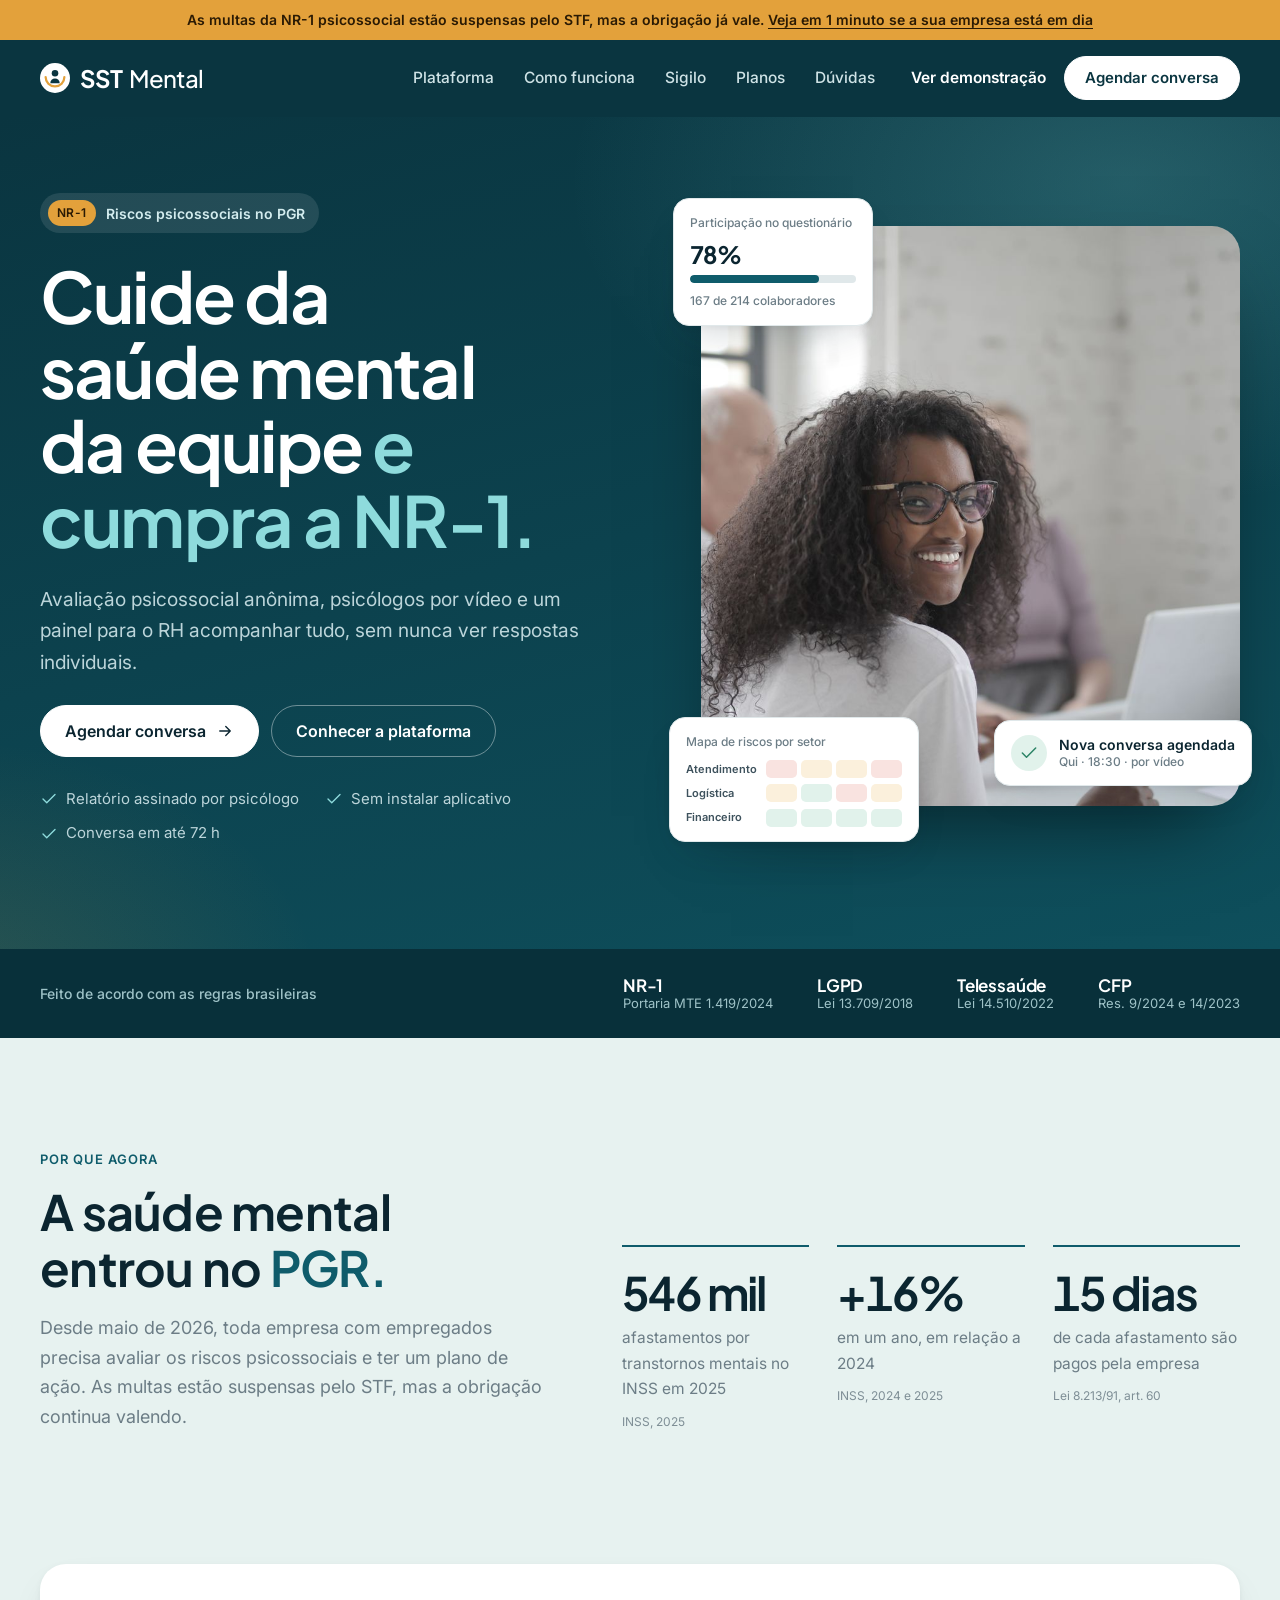
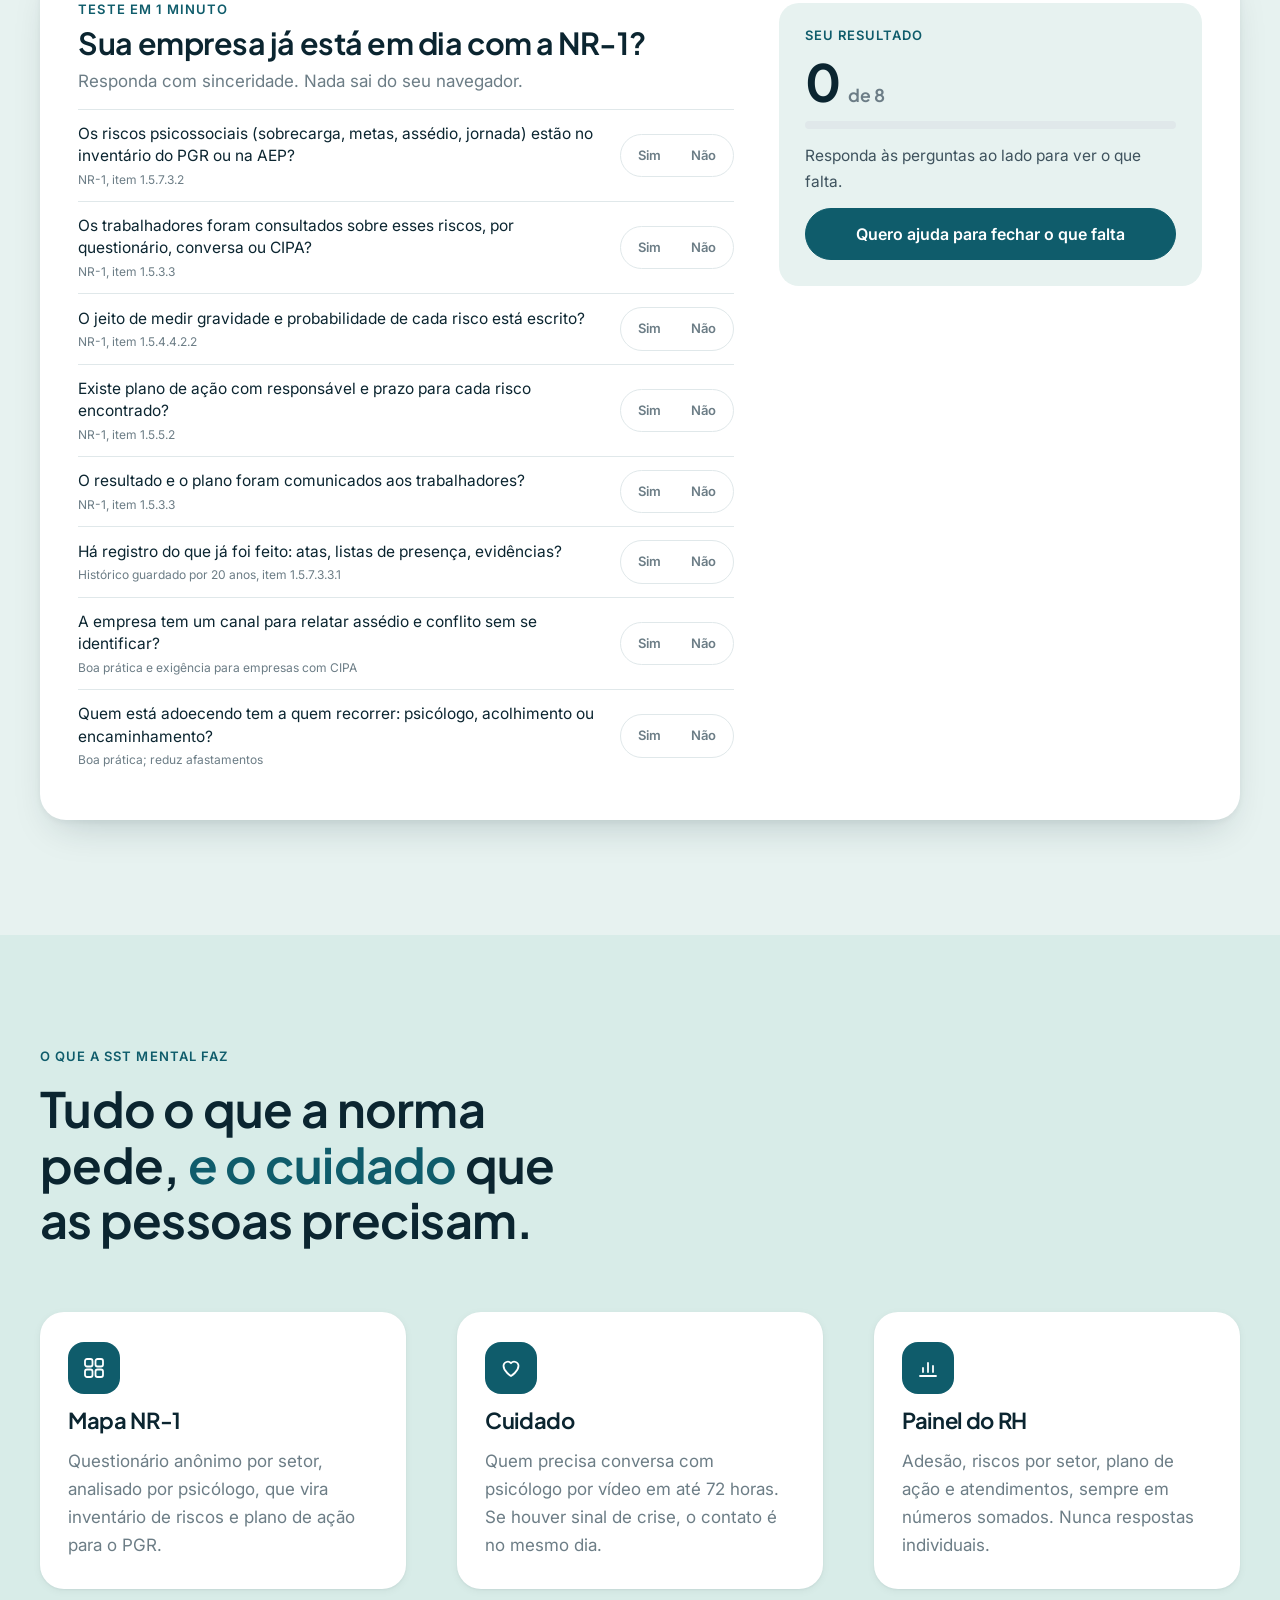
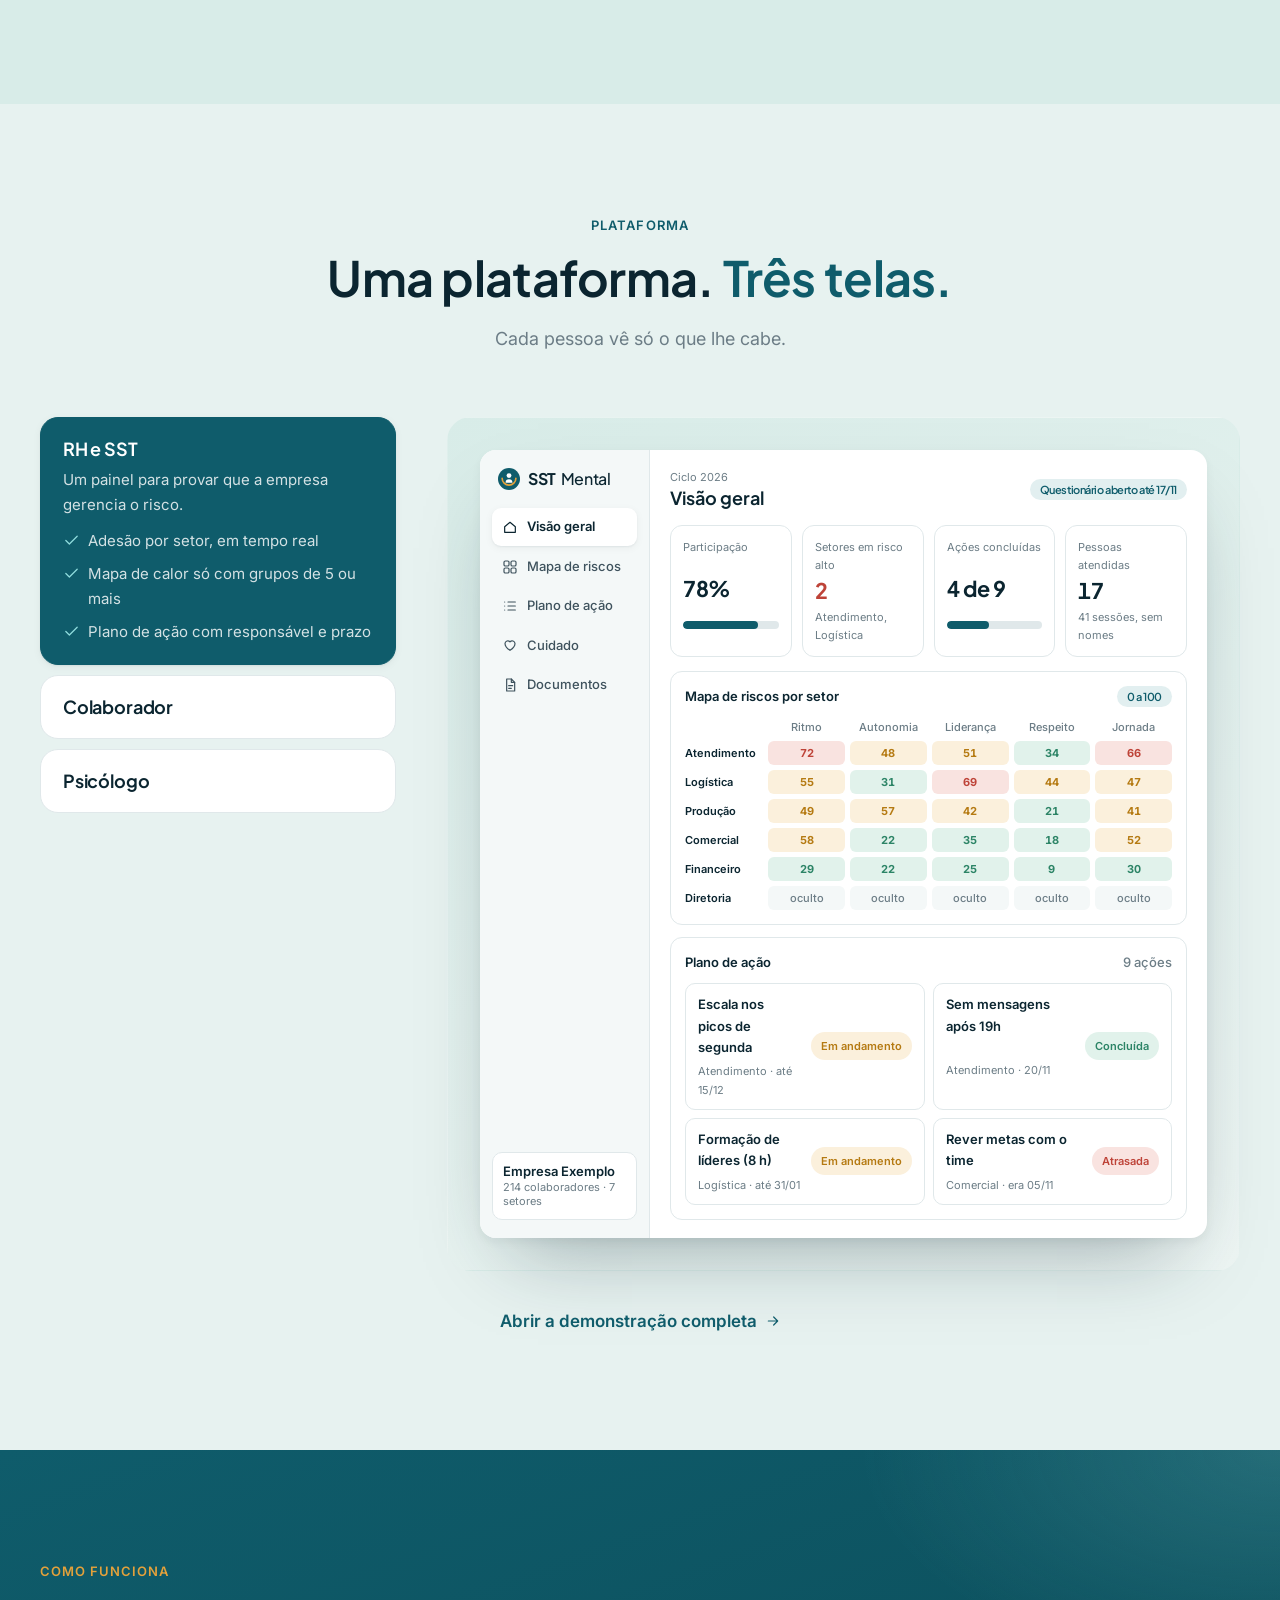
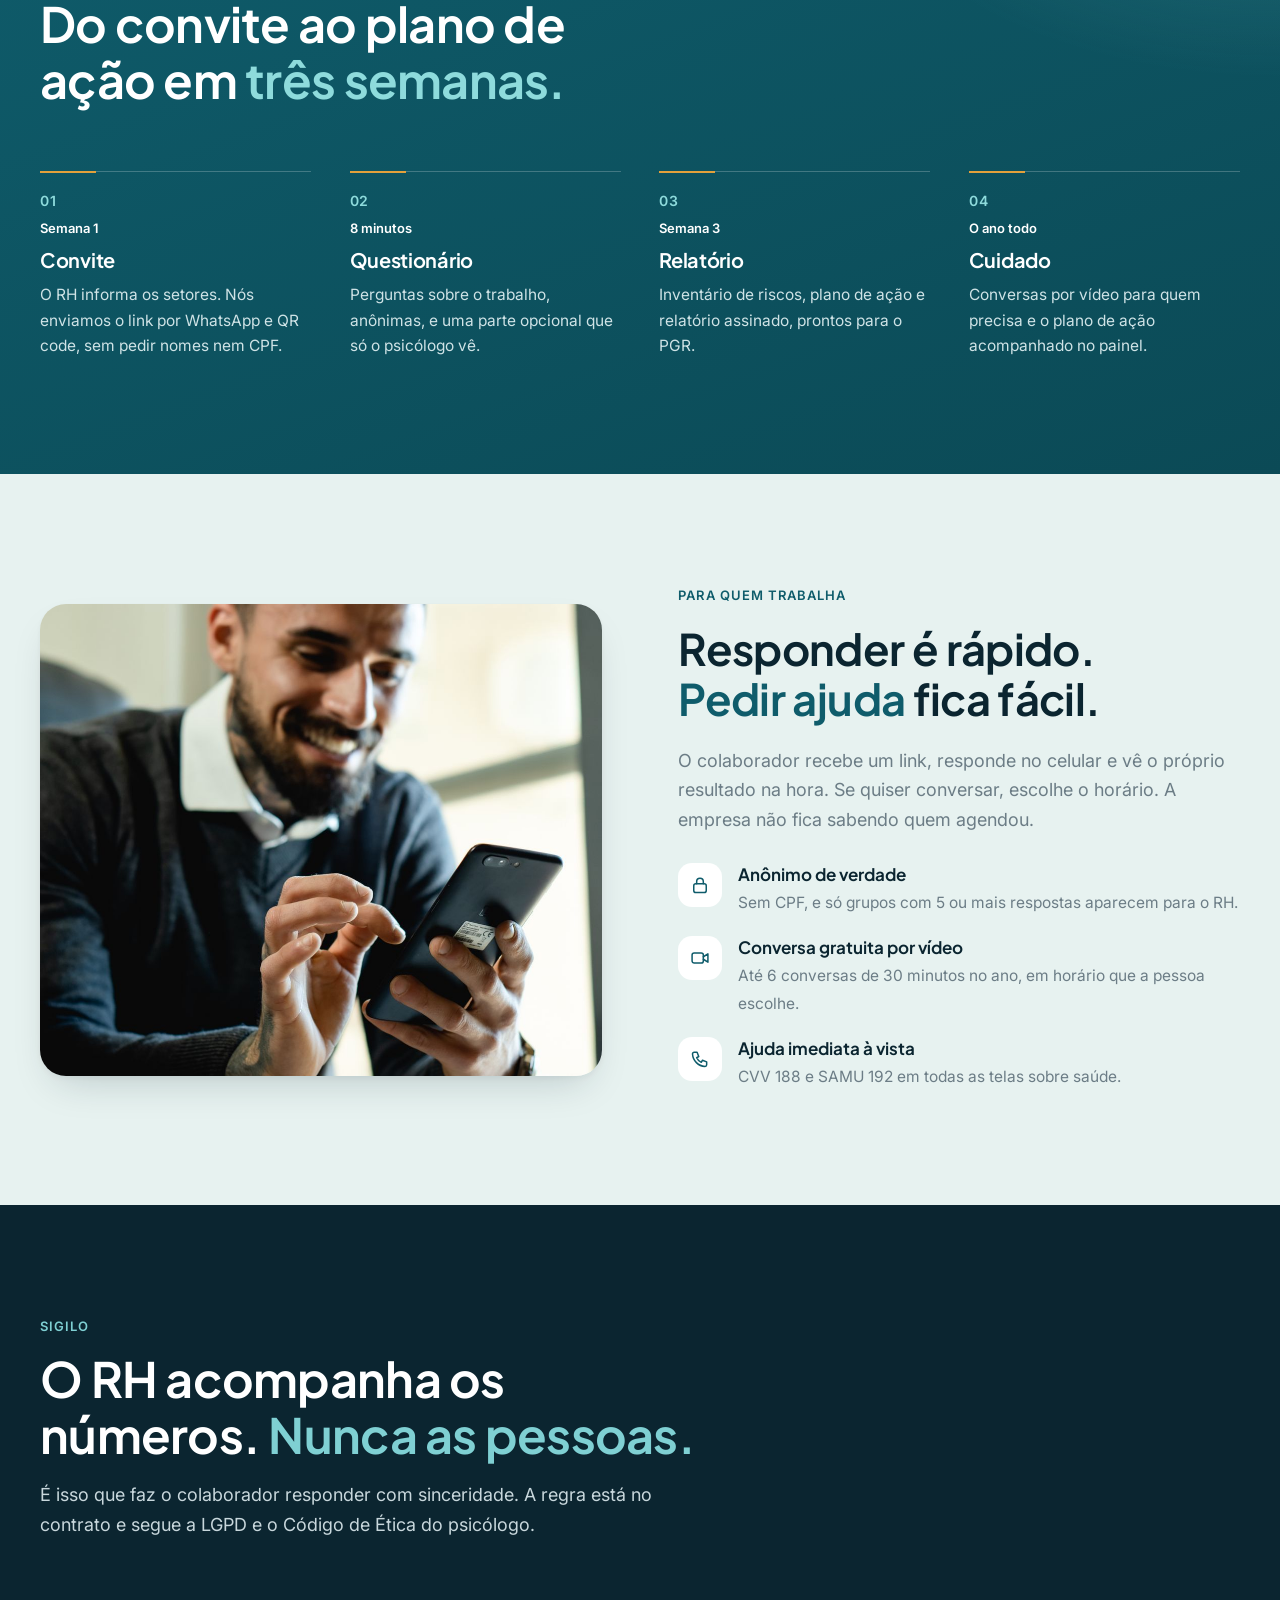
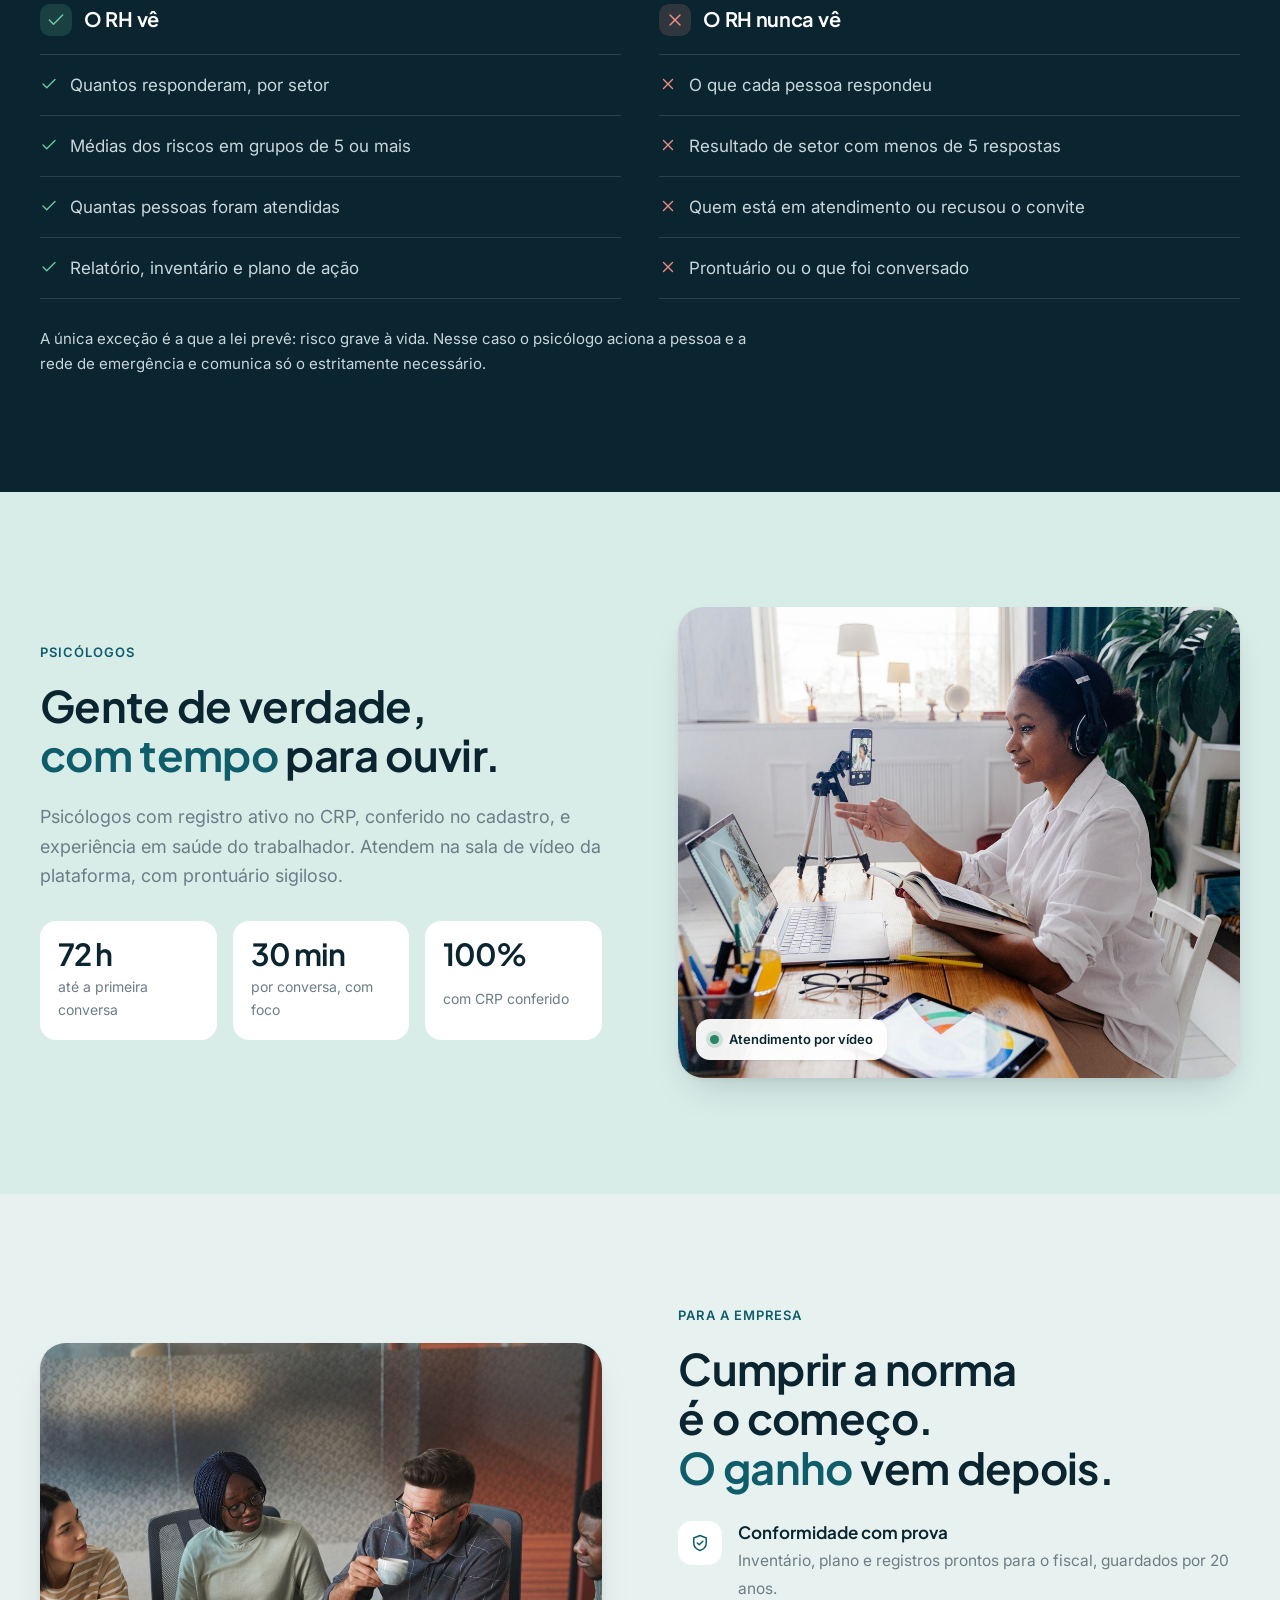
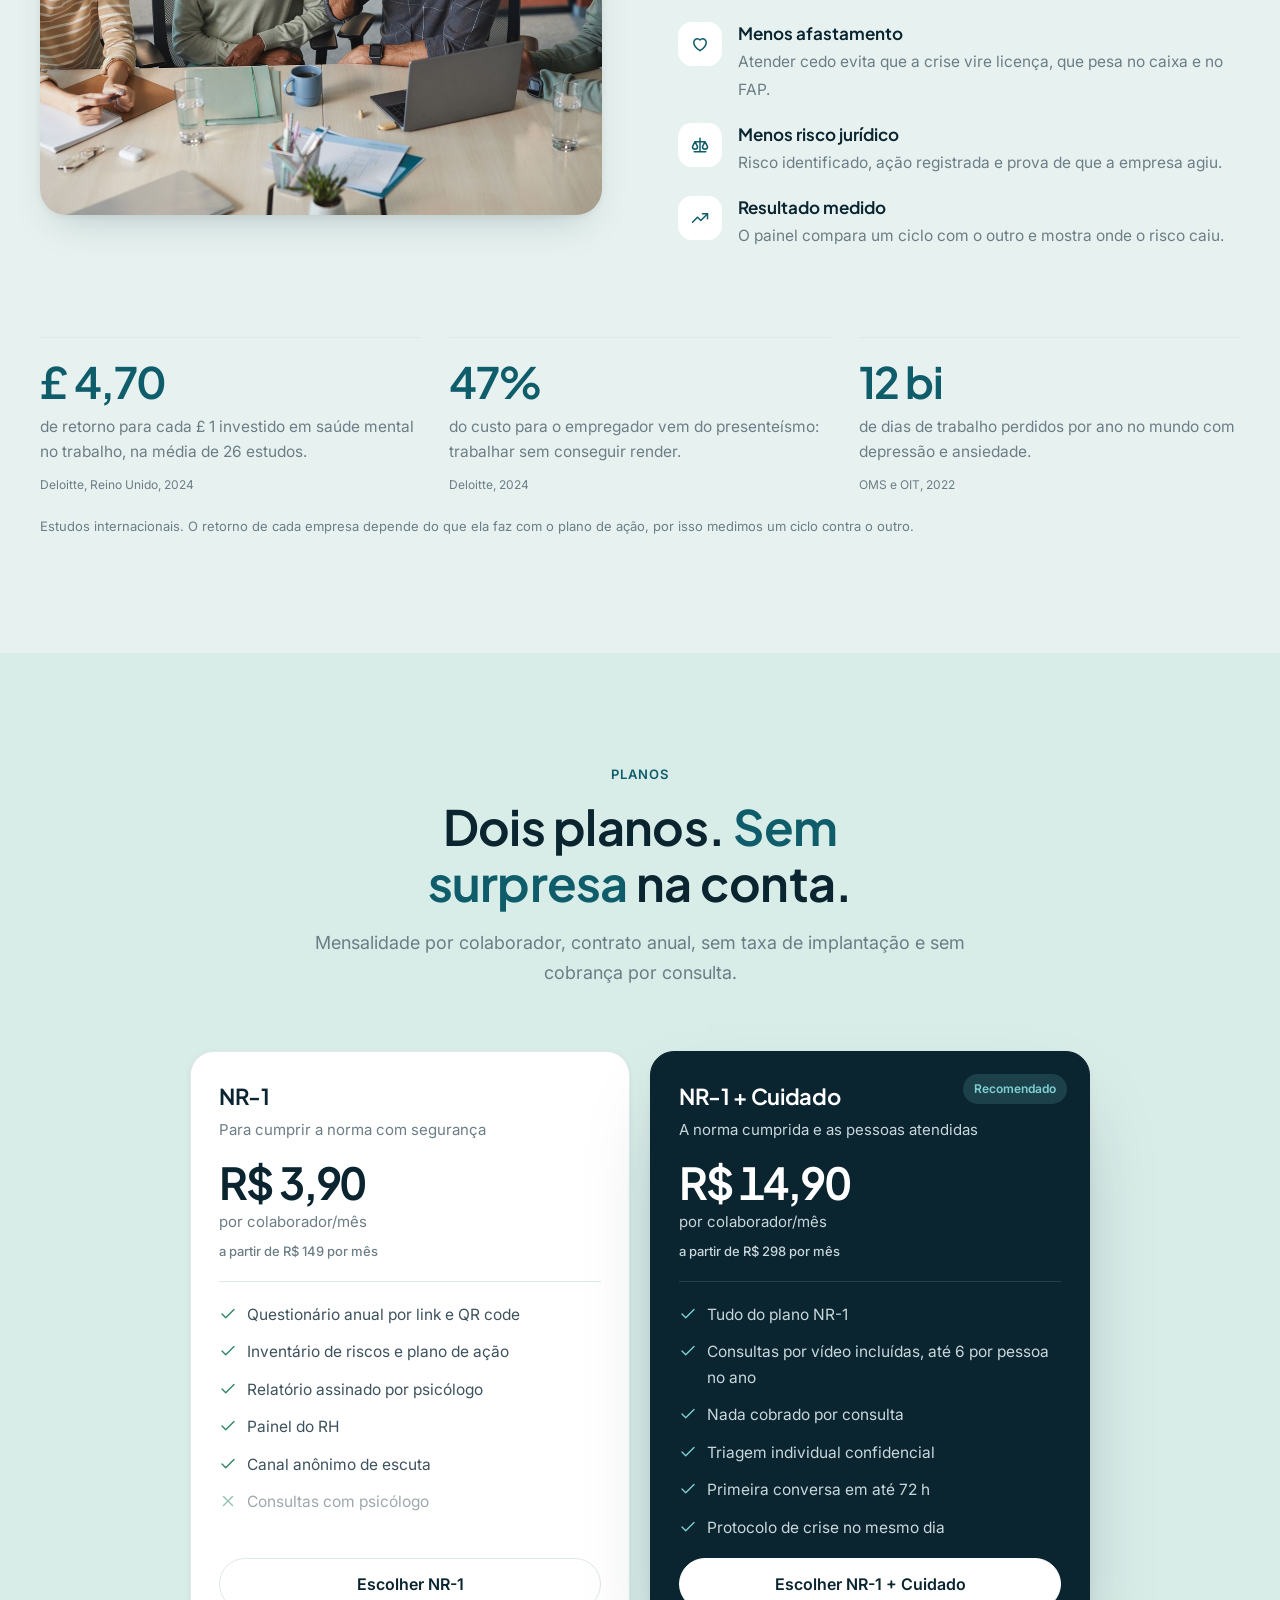
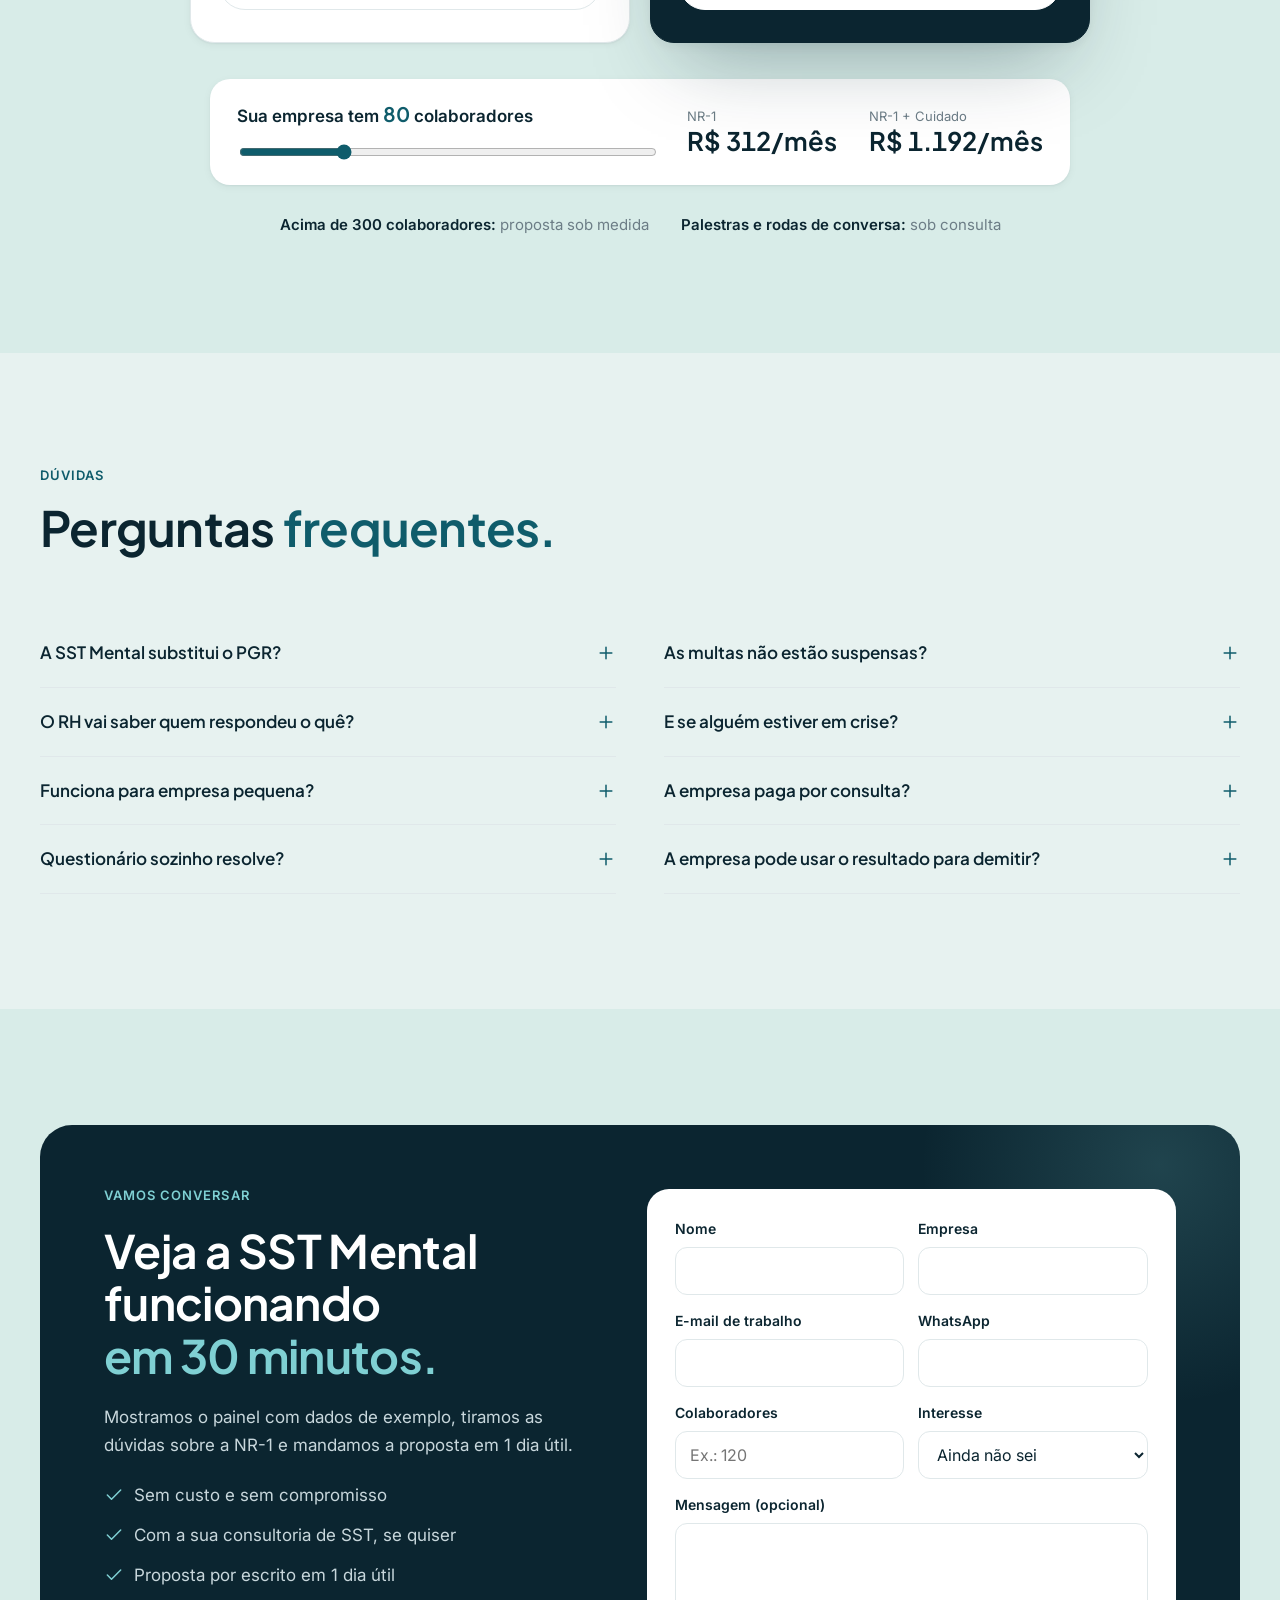
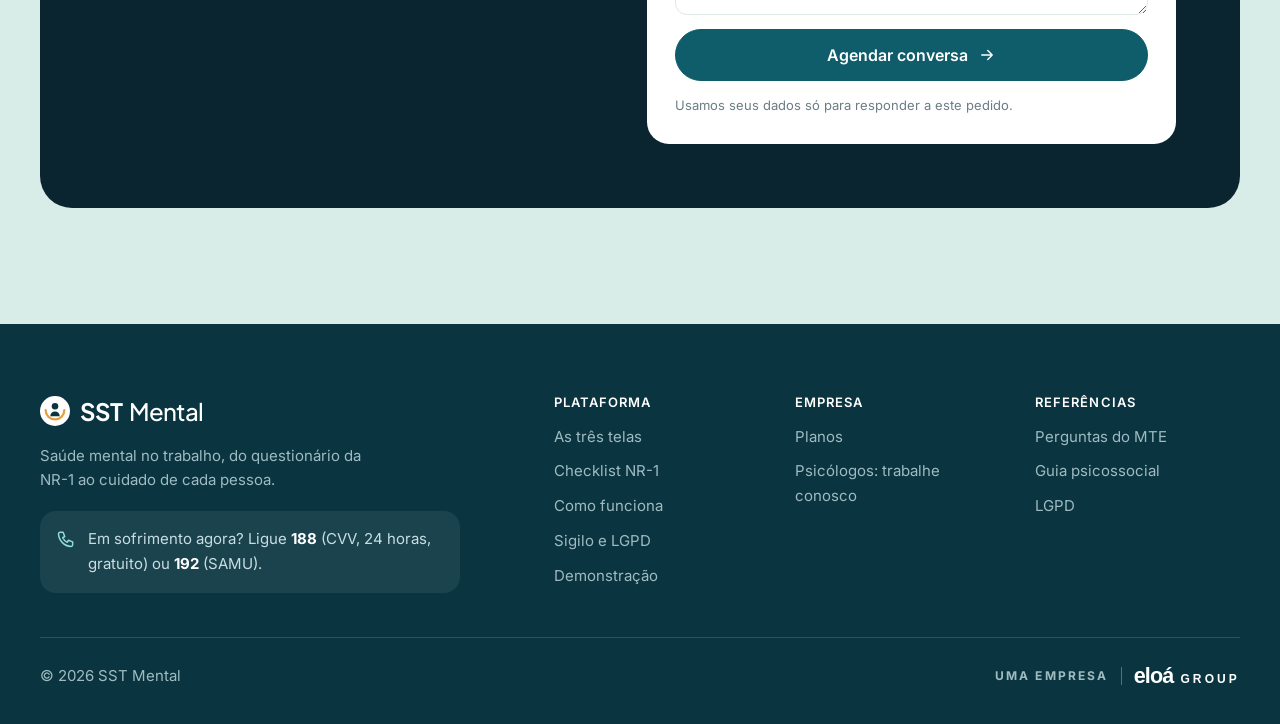
<file: index.html>
<!doctype html>
<html lang="pt-BR">
<head>
<meta charset="utf-8">
<meta name="viewport" content="width=device-width, initial-scale=1, viewport-fit=cover">
<title>SST Mental</title>
<meta name="claude:viewport-fit-sides" content="cover">
<meta name="description" content="Avaliação psicossocial da NR-1, psicólogos por vídeo e um painel para o RH acompanhar tudo, sem nunca ver respostas individuais.">
<!-- Fora do Google até o domínio sstmental.com.br estar registrado e apontado para cá. Tirar esta linha nessa hora. -->
<meta name="robots" content="noindex">
<link rel="icon" href="img/favicon.svg" type="image/svg+xml">
<meta property="og:type" content="website">
<meta property="og:title" content="SST Mental · Saúde mental no trabalho e NR-1">
<meta property="og:description" content="Avaliação psicossocial anônima, psicólogos por vídeo e um painel para o RH, sem nunca ver respostas individuais.">
<meta property="og:image" content="https://almir2015666-cpu.github.io/sstmental/img/equipe-sorrindo.jpg">
<meta property="og:url" content="https://almir2015666-cpu.github.io/sstmental/">
<meta property="og:locale" content="pt_BR">
<link rel="preconnect" href="https://fonts.googleapis.com">
<link rel="preconnect" href="https://fonts.gstatic.com" crossorigin>
<link rel="stylesheet" href="https://fonts.googleapis.com/css2?family=Inter:wght@400;500;600&family=Plus+Jakarta+Sans:wght@500;600;700&display=swap">
<link rel="stylesheet" href="css/home.css">
</head>
<body>

<svg width="0" height="0" style="position:absolute" aria-hidden="true">
  <symbol id="i-check" viewBox="0 0 24 24"><path d="M20 6 9 17l-5-5"/></symbol>
  <symbol id="i-arrow" viewBox="0 0 24 24"><path d="M5 12h14M13 6l6 6-6 6"/></symbol>
  <symbol id="i-plus" viewBox="0 0 24 24"><path d="M12 5v14M5 12h14"/></symbol>
  <symbol id="i-menu" viewBox="0 0 24 24"><path d="M4 7h16M4 12h16M4 17h16"/></symbol>
  <symbol id="i-x" viewBox="0 0 24 24"><path d="M6 6l12 12M18 6 6 18"/></symbol>
  <symbol id="i-map" viewBox="0 0 24 24"><rect x="3" y="3" width="7.5" height="7.5" rx="2"/><rect x="13.5" y="3" width="7.5" height="7.5" rx="2"/><rect x="3" y="13.5" width="7.5" height="7.5" rx="2"/><rect x="13.5" y="13.5" width="7.5" height="7.5" rx="2"/></symbol>
  <symbol id="i-heart" viewBox="0 0 24 24"><path d="M12 20s-7.5-4.6-7.5-10.2A4.3 4.3 0 0 1 12 7.2a4.3 4.3 0 0 1 7.5 2.6C19.5 15.4 12 20 12 20z"/></symbol>
  <symbol id="i-chart" viewBox="0 0 24 24"><path d="M4 20h16"/><path d="M7 16v-4M12 16V7M17 16v-6"/></symbol>
  <symbol id="i-home" viewBox="0 0 24 24"><path d="M4 11.5 12 5l8 6.5V20H4z"/></symbol>
  <symbol id="i-list" viewBox="0 0 24 24"><path d="M9 6h11M9 12h11M9 18h11M4 6h.01M4 12h.01M4 18h.01"/></symbol>
  <symbol id="i-doc" viewBox="0 0 24 24"><path d="M7 3h7l5 5v13H7z"/><path d="M14 3v5h5M10 13h6M10 17h4"/></symbol>
  <symbol id="i-users" viewBox="0 0 24 24"><circle cx="9" cy="8" r="3.5"/><path d="M2.5 20c.8-3.4 3.4-5.5 6.5-5.5s5.7 2.1 6.5 5.5M16 4.7a3.5 3.5 0 0 1 0 6.6M18.2 14.8c1.7.8 2.9 2.5 3.3 5.2"/></symbol>
  <symbol id="i-video" viewBox="0 0 24 24"><rect x="2.5" y="6" width="13.5" height="12" rx="2.5"/><path d="m16 10.5 5.5-3.5v10L16 13.5"/></symbol>
  <symbol id="i-shield" viewBox="0 0 24 24"><path d="M12 3 19.5 6v5.8c0 4.4-3.1 7.9-7.5 9.2-4.4-1.3-7.5-4.8-7.5-9.2V6z"/><path d="m8.8 12 2.2 2.2 4.4-4.4"/></symbol>
  <symbol id="i-scale" viewBox="0 0 24 24"><path d="M12 4v16M5 20h14M6 8h12M6 8l-3 6a3 3 0 0 0 6 0zM18 8l-3 6a3 3 0 0 0 6 0z"/></symbol>
  <symbol id="i-trend" viewBox="0 0 24 24"><path d="m3 17 6-6 4 4 8-8"/><path d="M15 7h6v6"/></symbol>
  <symbol id="i-lock" viewBox="0 0 24 24"><rect x="4.5" y="10.5" width="15" height="10.5" rx="2.5"/><path d="M8 10.5V8a4 4 0 0 1 8 0v2.5"/></symbol>
  <symbol id="i-phone" viewBox="0 0 24 24"><path d="M5 4h3.5l2 5L8 10.5a11 11 0 0 0 5.5 5.5L15 13.5l5 2V19a2 2 0 0 1-2 2A16 16 0 0 1 3 6a2 2 0 0 1 2-2z"/></symbol>
</svg>

<a class="topbar" href="#checklist">As multas da NR-1 psicossocial estão suspensas pelo STF, mas a obrigação já vale. <span>Veja em 1 minuto se a sua empresa está em dia</span></a>

<header class="nav" id="nav">
  <div class="nav-in">
    <a class="brand" href="#inicio" aria-label="SST Mental, início"><svg viewBox="0 0 32 32" aria-hidden="true"><circle cx="16" cy="16" r="16" fill="var(--brand)"/><circle cx="16" cy="11" r="3.5" fill="var(--brand-ink)"/><path d="M11 21.5a5 5 0 0 1 10 0z" fill="var(--brand-ink)"/><path d="M6 15a10 10 0 0 0 20 0" fill="none" stroke="var(--accent, #E3A13B)" stroke-width="2.4" stroke-linecap="round"/></svg><span class="wm">SST <span class="wm-l">Mental</span></span></a>
    <nav class="nav-links" aria-label="Principal">
      <a href="#plataforma">Plataforma</a>
      <a href="#como-funciona">Como funciona</a>
      <a href="#sigilo">Sigilo</a>
      <a href="#planos">Planos</a>
      <a href="#duvidas">Dúvidas</a>
    </nav>
    <div class="nav-cta">
      <a class="enter" href="demo.html">Ver demonstração</a>
      <a class="btn" href="#contato">Agendar conversa</a>
    </div>
    <button class="menu-btn" id="menu-btn" type="button" aria-expanded="false" aria-controls="mobile-menu" aria-label="Abrir menu"><svg class="ico"><use href="#i-menu"/></svg></button>
  </div>
  <nav class="mobile-menu" id="mobile-menu" aria-label="Menu" hidden>
    <a href="#plataforma">Plataforma</a>
    <a href="#como-funciona">Como funciona</a>
    <a href="#sigilo">Sigilo</a>
    <a href="#planos">Planos</a>
    <a href="#duvidas">Dúvidas</a>
    <a href="demo.html">Ver demonstração</a>
    <a href="#contato">Agendar conversa</a>
  </nav>
</header>

<main id="inicio">

<!-- ABERTURA -->
<section class="sec hero" aria-labelledby="hero-title">
  <div class="wrap hero-in">
    <div class="hero-copy">
      <span class="badge"><i>NR-1</i>Riscos psicossociais no PGR</span>
      <h1 id="hero-title">Cuide da saúde mental da equipe <em>e cumpra a NR-1.</em></h1>
      <p class="hero-sub">Avaliação psicossocial anônima, psicólogos por vídeo e um painel para o RH acompanhar tudo, sem nunca ver respostas individuais.</p>
      <div class="hero-actions">
        <a class="btn" href="#contato">Agendar conversa <svg class="ico"><use href="#i-arrow"/></svg></a>
        <a class="btn line" href="#plataforma">Conhecer a plataforma</a>
      </div>
      <ul class="hero-proof">
        <li><svg class="ico"><use href="#i-check"/></svg>Relatório assinado por psicólogo</li>
        <li><svg class="ico"><use href="#i-check"/></svg>Sem instalar aplicativo</li>
        <li><svg class="ico"><use href="#i-check"/></svg>Conversa em até 72 h</li>
      </ul>
    </div>
    <div class="hero-art">
      <div class="hero-photo"><img src="img/equipe-sorrindo.jpg" width="1400" height="933" alt="Colaboradora sorrindo no escritório, com colegas ao fundo"></div>
      <div class="float f-part" aria-hidden="true"><small>Participação no questionário</small><b>78%</b><div class="meter"><i style="width:78%"></i></div><small>167 de 214 colaboradores</small></div>
      <div class="float f-heat" aria-hidden="true">
        <small>Mapa de riscos por setor</small>
        <div class="rows">
          <div class="r"><span>Atendimento</span><i class="cell hi"></i><i class="cell md"></i><i class="cell md"></i><i class="cell hi"></i></div>
          <div class="r"><span>Logística</span><i class="cell md"></i><i class="cell lo"></i><i class="cell hi"></i><i class="cell md"></i></div>
          <div class="r"><span>Financeiro</span><i class="cell lo"></i><i class="cell lo"></i><i class="cell lo"></i><i class="cell lo"></i></div>
        </div>
      </div>
      <div class="float f-session" aria-hidden="true"><span class="tick"><svg class="ico"><use href="#i-check"/></svg></span><span>Nova conversa agendada<br><small>Qui · 18:30 · por vídeo</small></span></div>
    </div>
  </div>
</section>

<!-- NORMAS -->
<section class="norms" aria-label="Normas atendidas">
  <div class="norms-in">
    <p>Feito de acordo com as regras brasileiras</p>
    <ul>
      <li>NR-1<span>Portaria MTE 1.419/2024</span></li>
      <li>LGPD<span>Lei 13.709/2018</span></li>
      <li>Telessaúde<span>Lei 14.510/2022</span></li>
      <li>CFP<span>Res. 9/2024 e 14/2023</span></li>
    </ul>
  </div>
</section>

<!-- POR QUE AGORA -->
<section class="sec mint" aria-labelledby="agora-title">
  <div class="wrap now">
    <div class="head">
      <span class="label">Por que agora</span>
      <h2 id="agora-title">A saúde mental entrou no <em>PGR.</em></h2>
      <p>Desde maio de 2026, toda empresa com empregados precisa avaliar os riscos psicossociais e ter um plano de ação. As multas estão suspensas pelo STF, mas a obrigação continua valendo.</p>
    </div>
    <div class="stats3">
      <div class="stat"><b>546 mil</b><p>afastamentos por transtornos mentais no INSS em 2025</p><cite>INSS, 2025</cite></div>
      <div class="stat"><b>+16%</b><p>em um ano, em relação a 2024</p><cite>INSS, 2024 e 2025</cite></div>
      <div class="stat"><b>15 dias</b><p>de cada afastamento são pagos pela empresa</p><cite>Lei 8.213/91, art. 60</cite></div>
    </div>
    <div class="check-card" id="checklist">
      <div class="check-q">
        <span class="label">Teste em 1 minuto</span>
        <h3 class="check-title">Sua empresa já está em dia com a NR-1?</h3>
        <p class="check-sub">Responda com sinceridade. Nada sai do seu navegador.</p>
        <div class="cq"><p>Os riscos psicossociais (sobrecarga, metas, assédio, jornada) estão no inventário do PGR ou na AEP?<small>NR-1, item 1.5.7.3.2</small></p><span class="yn" role="radiogroup" aria-label="Riscos no inventário"><input type="radio" name="q1" id="q1s" value="1"><label for="q1s">Sim</label><input type="radio" name="q1" id="q1n" value="0"><label for="q1n">Não</label></span></div>
        <div class="cq"><p>Os trabalhadores foram consultados sobre esses riscos, por questionário, conversa ou CIPA?<small>NR-1, item 1.5.3.3</small></p><span class="yn" role="radiogroup" aria-label="Trabalhadores consultados"><input type="radio" name="q2" id="q2s" value="1"><label for="q2s">Sim</label><input type="radio" name="q2" id="q2n" value="0"><label for="q2n">Não</label></span></div>
        <div class="cq"><p>O jeito de medir gravidade e probabilidade de cada risco está escrito?<small>NR-1, item 1.5.4.4.2.2</small></p><span class="yn" role="radiogroup" aria-label="Critérios escritos"><input type="radio" name="q3" id="q3s" value="1"><label for="q3s">Sim</label><input type="radio" name="q3" id="q3n" value="0"><label for="q3n">Não</label></span></div>
        <div class="cq"><p>Existe plano de ação com responsável e prazo para cada risco encontrado?<small>NR-1, item 1.5.5.2</small></p><span class="yn" role="radiogroup" aria-label="Plano de ação"><input type="radio" name="q4" id="q4s" value="1"><label for="q4s">Sim</label><input type="radio" name="q4" id="q4n" value="0"><label for="q4n">Não</label></span></div>
        <div class="cq"><p>O resultado e o plano foram comunicados aos trabalhadores?<small>NR-1, item 1.5.3.3</small></p><span class="yn" role="radiogroup" aria-label="Resultado comunicado"><input type="radio" name="q5" id="q5s" value="1"><label for="q5s">Sim</label><input type="radio" name="q5" id="q5n" value="0"><label for="q5n">Não</label></span></div>
        <div class="cq"><p>Há registro do que já foi feito: atas, listas de presença, evidências?<small>Histórico guardado por 20 anos, item 1.5.7.3.3.1</small></p><span class="yn" role="radiogroup" aria-label="Registros guardados"><input type="radio" name="q6" id="q6s" value="1"><label for="q6s">Sim</label><input type="radio" name="q6" id="q6n" value="0"><label for="q6n">Não</label></span></div>
        <div class="cq"><p>A empresa tem um canal para relatar assédio e conflito sem se identificar?<small>Boa prática e exigência para empresas com CIPA</small></p><span class="yn" role="radiogroup" aria-label="Canal de relato"><input type="radio" name="q7" id="q7s" value="1"><label for="q7s">Sim</label><input type="radio" name="q7" id="q7n" value="0"><label for="q7n">Não</label></span></div>
        <div class="cq"><p>Quem está adoecendo tem a quem recorrer: psicólogo, acolhimento ou encaminhamento?<small>Boa prática; reduz afastamentos</small></p><span class="yn" role="radiogroup" aria-label="Caminho de ajuda"><input type="radio" name="q8" id="q8s" value="1"><label for="q8s">Sim</label><input type="radio" name="q8" id="q8n" value="0"><label for="q8n">Não</label></span></div>
      </div>
      <aside class="check-res" aria-live="polite">
        <span class="label">Seu resultado</span>
        <p class="score"><b id="ck-sim">0</b> de 8</p>
        <div class="meter"><i id="ck-bar" style="width:0%"></i></div>
        <p id="ck-txt" class="ck-txt">Responda às perguntas ao lado para ver o que falta.</p>
        <ul id="ck-falta" hidden></ul>
        <a class="btn" href="#contato" id="ck-cta" data-plano="NR-1 + Cuidado">Quero ajuda para fechar o que falta</a>
      </aside>
    </div>
  </div>
</section>

<!-- TRÊS FRENTES -->
<section class="sec mint2" aria-labelledby="frentes-title">
  <div class="wrap">
    <div class="head">
      <span class="label">O que a SST Mental faz</span>
      <h2 id="frentes-title">Tudo o que a norma pede, <em>e o cuidado</em> que as pessoas precisam.</h2>
    </div>
    <div class="pillars">
      <article class="pillar"><span class="pillar-ico"><svg class="ico"><use href="#i-map"/></svg></span><h3>Mapa NR-1</h3><p>Questionário anônimo por setor, analisado por psicólogo, que vira inventário de riscos e plano de ação para o PGR.</p></article>
      <article class="pillar"><span class="pillar-ico"><svg class="ico"><use href="#i-heart"/></svg></span><h3>Cuidado</h3><p>Quem precisa conversa com psicólogo por vídeo em até 72 horas. Se houver sinal de crise, o contato é no mesmo dia.</p></article>
      <article class="pillar"><span class="pillar-ico"><svg class="ico"><use href="#i-chart"/></svg></span><h3>Painel do RH</h3><p>Adesão, riscos por setor, plano de ação e atendimentos, sempre em números somados. Nunca respostas individuais.</p></article>
    </div>
  </div>
</section>

<!-- PLATAFORMA (abas) -->
<section class="sec mint" id="plataforma" aria-labelledby="plat-title">
  <div class="wrap">
    <div class="head center">
      <span class="label">Plataforma</span>
      <h2 id="plat-title">Uma plataforma. <em>Três telas.</em></h2>
      <p>Cada pessoa vê só o que lhe cabe.</p>
    </div>
    <div class="show">
      <div class="tabs" role="tablist" aria-label="Escolha a tela">
        <button class="tab" role="tab" id="t-rh" aria-controls="p-rh" aria-selected="true" type="button">
          <b>RH e SST</b>
          <span>Um painel para provar que a empresa gerencia o risco.</span>
          <ul>
            <li><svg class="ico"><use href="#i-check"/></svg>Adesão por setor, em tempo real</li>
            <li><svg class="ico"><use href="#i-check"/></svg>Mapa de calor só com grupos de 5 ou mais</li>
            <li><svg class="ico"><use href="#i-check"/></svg>Plano de ação com responsável e prazo</li>
          </ul>
        </button>
        <button class="tab" role="tab" id="t-col" aria-controls="p-col" aria-selected="false" type="button">
          <b>Colaborador</b>
          <span>Responde em 8 minutos, pelo celular, sem instalar nada.</span>
          <ul>
            <li><svg class="ico"><use href="#i-check"/></svg>Link por WhatsApp ou QR code</li>
            <li><svg class="ico"><use href="#i-check"/></svg>Resultado na hora, só para ele</li>
            <li><svg class="ico"><use href="#i-check"/></svg>Agenda a conversa por vídeo</li>
          </ul>
        </button>
        <button class="tab" role="tab" id="t-psi" aria-controls="p-psi" aria-selected="false" type="button">
          <b>Psicólogo</b>
          <span>Fila por prioridade, com protocolo de crise.</span>
          <ul>
            <li><svg class="ico"><use href="#i-check"/></svg>Sinal de crise aparece primeiro</li>
            <li><svg class="ico"><use href="#i-check"/></svg>Sala de vídeo e prontuário juntos</li>
            <li><svg class="ico"><use href="#i-check"/></svg>Prontuário fora do alcance da empresa</li>
          </ul>
        </button>
      </div>

      <div class="stage">
        <!-- RH -->
        <div id="p-rh" role="tabpanel" aria-labelledby="t-rh">
          <div class="app" aria-hidden="true">
            <aside class="app-side">
              <div class="app-brand"><svg viewBox="0 0 32 32"><circle cx="16" cy="16" r="16" fill="var(--brand)"/><circle cx="16" cy="11" r="3.5" fill="var(--brand-ink)"/><path d="M11 21.5a5 5 0 0 1 10 0z" fill="var(--brand-ink)"/><path d="M6 15a10 10 0 0 0 20 0" fill="none" stroke="var(--accent, #E3A13B)" stroke-width="2.4" stroke-linecap="round"/></svg><span class="wm">SST <span class="wm-l">Mental</span></span></div>
              <div class="app-nav">
                <span class="on"><svg class="ico"><use href="#i-home"/></svg>Visão geral</span>
                <span><svg class="ico"><use href="#i-map"/></svg>Mapa de riscos</span>
                <span><svg class="ico"><use href="#i-list"/></svg>Plano de ação</span>
                <span><svg class="ico"><use href="#i-heart"/></svg>Cuidado</span>
                <span><svg class="ico"><use href="#i-doc"/></svg>Documentos</span>
              </div>
              <div class="app-co">Empresa Exemplo<small>214 colaboradores · 7 setores</small></div>
            </aside>
            <div class="app-main">
              <div class="app-top"><div><small>Ciclo 2026</small><b>Visão geral</b></div><span class="chip brand">Questionário aberto até 17/11</span></div>
              <div class="kpis">
                <div class="kpi"><small>Participação</small><b>78%</b><div class="meter"><i style="width:78%"></i></div></div>
                <div class="kpi"><small>Setores em risco alto</small><b style="color:var(--crit)">2</b><small>Atendimento, Logística</small></div>
                <div class="kpi"><small>Ações concluídas</small><b>4 de 9</b><div class="meter"><i style="width:44%"></i></div></div>
                <div class="kpi"><small>Pessoas atendidas</small><b>17</b><small>41 sessões, sem nomes</small></div>
              </div>
              <div class="panel-grid stack">
                <div class="card">
                  <div class="card-h"><span>Mapa de riscos por setor</span><span class="chip brand">0 a 100</span></div>
                  <div class="heat">
                    <span></span><span class="h">Ritmo</span><span class="h">Autonomia</span><span class="h">Liderança</span><span class="h">Respeito</span><span class="h">Jornada</span>
                    <span class="s">Atendimento</span><span class="c hi">72</span><span class="c md">48</span><span class="c md">51</span><span class="c lo">34</span><span class="c hi">66</span>
                    <span class="s">Logística</span><span class="c md">55</span><span class="c lo">31</span><span class="c hi">69</span><span class="c md">44</span><span class="c md">47</span>
                    <span class="s">Produção</span><span class="c md">49</span><span class="c md">57</span><span class="c md">42</span><span class="c lo">21</span><span class="c md">41</span>
                    <span class="s">Comercial</span><span class="c md">58</span><span class="c lo">22</span><span class="c lo">35</span><span class="c lo">18</span><span class="c md">52</span>
                    <span class="s">Financeiro</span><span class="c lo">29</span><span class="c lo">22</span><span class="c lo">25</span><span class="c lo">9</span><span class="c lo">30</span>
                    <span class="s">Diretoria</span><span class="c na">oculto</span><span class="c na">oculto</span><span class="c na">oculto</span><span class="c na">oculto</span><span class="c na">oculto</span>
                  </div>
                </div>
                <div class="card">
                  <div class="card-h"><span>Plano de ação</span><span style="color:var(--muted);font-weight:500">9 ações</span></div>
                  <div class="acts two">
                    <div class="act"><b>Escala nos picos de segunda</b><span class="chip warn">Em andamento</span><small>Atendimento · até 15/12</small></div>
                    <div class="act"><b>Sem mensagens após 19h</b><span class="chip good">Concluída</span><small>Atendimento · 20/11</small></div>
                    <div class="act"><b>Formação de líderes (8 h)</b><span class="chip warn">Em andamento</span><small>Logística · até 31/01</small></div>
                    <div class="act"><b>Rever metas com o time</b><span class="chip crit">Atrasada</span><small>Comercial · era 05/11</small></div>
                  </div>
                </div>
              </div>
            </div>
          </div>
        </div>

        <!-- COLABORADOR -->
        <div id="p-col" role="tabpanel" aria-labelledby="t-col" hidden>
          <div class="phones" aria-hidden="true">
            <div class="phone"><div class="screen">
              <div class="top"><span>Sobre o seu trabalho</span><span>7 de 24</span></div>
              <div class="bar"><i style="width:29%"></i></div>
              <span class="q-k">Ritmo de trabalho</span>
              <p class="q-t">Com que frequência você precisa trabalhar muito rápido para dar conta das tarefas?</p>
              <span class="opt">Nunca</span><span class="opt">Raramente</span><span class="opt on">Às vezes</span><span class="opt">Frequentemente</span><span class="opt">Sempre</span>
              <p class="note">Anônimo. A empresa só vê a soma do seu setor.</p>
            </div></div>
            <div class="phone"><div class="screen">
              <div class="top"><span>Seu resultado</span><span class="chip brand">Só você vê</span></div>
              <div class="res"><b>Pode ajudar conversar com uma psicóloga.</b><span style="color:var(--muted)">Por vídeo, gratuito, e a empresa não fica sabendo quem agendou.</span></div>
              <span class="q-k">Escolha um horário</span>
              <span class="slot"><span>Qui, 14/11 · 18:30</span><span class="chip good">Livre</span></span>
              <span class="slot on"><span>Sex, 15/11 · 12:00</span><span class="chip good">Livre</span></span>
              <span class="slot"><span>Seg, 18/11 · 08:00</span><span class="chip good">Livre</span></span>
              <span class="cta-mini">Confirmar horário</span>
              <p class="note">Precisa de ajuda agora? Ligue 188 (CVV).</p>
            </div></div>
          </div>
        </div>

        <!-- PSICÓLOGO -->
        <div id="p-psi" role="tabpanel" aria-labelledby="t-psi" hidden>
          <div class="app" aria-hidden="true">
            <aside class="app-side">
              <div class="app-brand"><svg viewBox="0 0 32 32"><circle cx="16" cy="16" r="16" fill="var(--brand)"/><circle cx="16" cy="11" r="3.5" fill="var(--brand-ink)"/><path d="M11 21.5a5 5 0 0 1 10 0z" fill="var(--brand-ink)"/><path d="M6 15a10 10 0 0 0 20 0" fill="none" stroke="var(--accent, #E3A13B)" stroke-width="2.4" stroke-linecap="round"/></svg><span class="wm">SST <span class="wm-l">Mental</span></span></div>
              <div class="app-nav">
                <span class="on"><svg class="ico"><use href="#i-list"/></svg>Fila</span>
                <span><svg class="ico"><use href="#i-video"/></svg>Agenda</span>
                <span><svg class="ico"><use href="#i-doc"/></svg>Prontuários</span>
              </div>
              <div class="app-co">Psic. Marina Lopes<small>CRP 03 · exemplo</small></div>
            </aside>
            <div class="app-main">
              <div class="app-top"><div><small>Quinta, 14/11</small><b>Fila de acolhimento</b></div><span class="chip good">Disponível</span></div>
              <div class="panel-grid">
                <div class="queue">
                  <div class="qi urgent"><div class="row"><b>Ana P. · Atendimento</b><span class="chip crit">Ligar agora</span></div><small>Pergunta de segurança positiva · há 20 min</small></div>
                  <div class="qi"><div class="row"><b>Carlos M. · Logística</b><span class="chip warn">Até 72 h</span></div><small>Triagem indicada · sem horário</small></div>
                  <div class="qi"><div class="row"><b>Juliana R. · Comercial</b><span class="chip good">Hoje 14:00</span></div><small>Primeira sessão por vídeo</small></div>
                  <div class="qi"><div class="row"><b>Rafael S. · Produção</b><span class="chip brand">Pedido livre</span></div><small>Pediu conversa sem triagem</small></div>
                </div>
                <div class="card">
                  <div class="card-h"><span>Prontuário · Juliana R.</span><span class="chip brand">Sessão 1</span></div>
                  <div class="field"><small>Demanda</small><div>Pressão por metas; ansiedade antes de reuniões.</div></div>
                  <div class="field"><small>Conduta</small><div>Técnica de respiração; 2ª sessão em 7 dias.</div></div>
                  <span class="lockline"><svg class="ico"><use href="#i-lock"/></svg>A empresa não tem acesso a esta tela.</span>
                </div>
              </div>
            </div>
          </div>
        </div>
      </div>
    </div>
    <p style="text-align:center;margin-top:36px"><a class="link" href="demo.html">Abrir a demonstração completa <svg class="ico"><use href="#i-arrow"/></svg></a></p>
  </div>
</section>

<!-- COMO FUNCIONA -->
<section class="sec teal" id="como-funciona" aria-labelledby="como-title">
  <div class="wrap">
    <div class="head">
      <span class="label">Como funciona</span>
      <h2 id="como-title">Do convite ao plano de ação em <em>três semanas.</em></h2>
    </div>
    <ol class="steps">
      <li><span class="when">Semana 1</span><h3>Convite</h3><p>O RH informa os setores. Nós enviamos o link por WhatsApp e QR code, sem pedir nomes nem CPF.</p></li>
      <li><span class="when">8 minutos</span><h3>Questionário</h3><p>Perguntas sobre o trabalho, anônimas, e uma parte opcional que só o psicólogo vê.</p></li>
      <li><span class="when">Semana 3</span><h3>Relatório</h3><p>Inventário de riscos, plano de ação e relatório assinado, prontos para o PGR.</p></li>
      <li><span class="when">O ano todo</span><h3>Cuidado</h3><p>Conversas por vídeo para quem precisa e o plano de ação acompanhado no painel.</p></li>
    </ol>
  </div>
</section>

<!-- PARA O COLABORADOR (foto) -->
<section class="sec mint" aria-labelledby="col-title">
  <div class="wrap split">
    <div class="split-photo"><img src="img/colaborador-celular.jpg" width="1400" height="933" loading="lazy" alt="Colaborador sorrindo enquanto usa o celular"></div>
    <div class="split-copy">
      <span class="label">Para quem trabalha</span>
      <h2 id="col-title">Responder é rápido. <em>Pedir ajuda</em> fica fácil.</h2>
      <p>O colaborador recebe um link, responde no celular e vê o próprio resultado na hora. Se quiser conversar, escolhe o horário. A empresa não fica sabendo quem agendou.</p>
      <ul class="vlist">
        <li><span class="vi"><svg class="ico"><use href="#i-lock"/></svg></span><div><b>Anônimo de verdade</b><span>Sem CPF, e só grupos com 5 ou mais respostas aparecem para o RH.</span></div></li>
        <li><span class="vi"><svg class="ico"><use href="#i-video"/></svg></span><div><b>Conversa gratuita por vídeo</b><span>Até 6 conversas de 30 minutos no ano, em horário que a pessoa escolhe.</span></div></li>
        <li><span class="vi"><svg class="ico"><use href="#i-phone"/></svg></span><div><b>Ajuda imediata à vista</b><span>CVV 188 e SAMU 192 em todas as telas sobre saúde.</span></div></li>
      </ul>
    </div>
  </div>
</section>

<!-- SIGILO -->
<section class="sec privacy" id="sigilo" aria-labelledby="sigilo-title">
  <div class="wrap">
    <div class="head">
      <span class="label">Sigilo</span>
      <h2 id="sigilo-title">O RH acompanha os números. <em>Nunca as pessoas.</em></h2>
      <p>É isso que faz o colaborador responder com sinceridade. A regra está no contrato e segue a LGPD e o Código de Ética do psicólogo.</p>
    </div>
    <div class="priv">
      <div class="priv-col yes">
        <h3><i><svg class="ico"><use href="#i-check"/></svg></i>O RH vê</h3>
        <ul>
          <li><svg class="ico"><use href="#i-check"/></svg>Quantos responderam, por setor</li>
          <li><svg class="ico"><use href="#i-check"/></svg>Médias dos riscos em grupos de 5 ou mais</li>
          <li><svg class="ico"><use href="#i-check"/></svg>Quantas pessoas foram atendidas</li>
          <li><svg class="ico"><use href="#i-check"/></svg>Relatório, inventário e plano de ação</li>
        </ul>
      </div>
      <div class="priv-col no">
        <h3><i><svg class="ico"><use href="#i-x"/></svg></i>O RH nunca vê</h3>
        <ul>
          <li><svg class="ico"><use href="#i-x"/></svg>O que cada pessoa respondeu</li>
          <li><svg class="ico"><use href="#i-x"/></svg>Resultado de setor com menos de 5 respostas</li>
          <li><svg class="ico"><use href="#i-x"/></svg>Quem está em atendimento ou recusou o convite</li>
          <li><svg class="ico"><use href="#i-x"/></svg>Prontuário ou o que foi conversado</li>
        </ul>
      </div>
    </div>
    <p class="priv-note">A única exceção é a que a lei prevê: risco grave à vida. Nesse caso o psicólogo aciona a pessoa e a rede de emergência e comunica só o estritamente necessário.</p>
  </div>
</section>

<!-- PSICÓLOGOS (foto) -->
<section class="sec mint2" aria-labelledby="psi-title">
  <div class="wrap split rev">
    <div class="split-photo"><img src="img/psicologa-video.jpg" width="1400" height="933" loading="lazy" alt="Psicóloga com fone de ouvido atendendo por vídeo"><span class="photo-tag"><i></i>Atendimento por vídeo</span></div>
    <div class="split-copy">
      <span class="label">Psicólogos</span>
      <h2 id="psi-title">Gente de verdade, <em>com tempo</em> para ouvir.</h2>
      <p>Psicólogos com registro ativo no CRP, conferido no cadastro, e experiência em saúde do trabalhador. Atendem na sala de vídeo da plataforma, com prontuário sigiloso.</p>
      <div class="promise">
        <div><b>72 h</b><span>até a primeira conversa</span></div>
        <div><b>30 min</b><span>por conversa, com foco</span></div>
        <div><b>100%</b><span>com CRP conferido</span></div>
      </div>
    </div>
  </div>
</section>

<!-- VALOR (foto) -->
<section class="sec mint" aria-labelledby="valor-title">
  <div class="wrap">
    <div class="split">
      <div class="split-photo"><img src="img/reuniao-equipe.jpg" width="1400" height="933" loading="lazy" alt="Equipe reunida conversando em volta de uma mesa"></div>
      <div class="split-copy">
        <span class="label">Para a empresa</span>
        <h2 id="valor-title">Cumprir a norma é o começo. <em>O&nbsp;ganho</em> vem&nbsp;depois.</h2>
        <ul class="vlist">
          <li><span class="vi"><svg class="ico"><use href="#i-shield"/></svg></span><div><b>Conformidade com prova</b><span>Inventário, plano e registros prontos para o fiscal, guardados por 20 anos.</span></div></li>
          <li><span class="vi"><svg class="ico"><use href="#i-heart"/></svg></span><div><b>Menos afastamento</b><span>Atender cedo evita que a crise vire licença, que pesa no caixa e no FAP.</span></div></li>
          <li><span class="vi"><svg class="ico"><use href="#i-scale"/></svg></span><div><b>Menos risco jurídico</b><span>Risco identificado, ação registrada e prova de que a empresa agiu.</span></div></li>
          <li><span class="vi"><svg class="ico"><use href="#i-trend"/></svg></span><div><b>Resultado medido</b><span>O painel compara um ciclo com o outro e mostra onde o risco caiu.</span></div></li>
        </ul>
      </div>
    </div>
    <div class="evidence">
      <div class="ev"><b>£ 4,70</b><p>de retorno para cada £ 1 investido em saúde mental no trabalho, na média de 26 estudos.</p><cite>Deloitte, Reino Unido, 2024</cite></div>
      <div class="ev"><b>47%</b><p>do custo para o empregador vem do presenteísmo: trabalhar sem conseguir render.</p><cite>Deloitte, 2024</cite></div>
      <div class="ev"><b>12 bi</b><p>de dias de trabalho perdidos por ano no mundo com depressão e ansiedade.</p><cite>OMS e OIT, 2022</cite></div>
    </div>
    <p class="fine">Estudos internacionais. O retorno de cada empresa depende do que ela faz com o plano de ação, por isso medimos um ciclo contra o outro.</p>
  </div>
</section>

<!-- PLANOS -->
<section class="sec mint2" id="planos" aria-labelledby="planos-title">
  <div class="wrap">
    <div class="head center">
      <span class="label">Planos</span>
      <h2 id="planos-title">Dois planos. <em>Sem surpresa</em> na conta.</h2>
      <p>Mensalidade por colaborador, contrato anual, sem taxa de implantação e sem cobrança por consulta.</p>
    </div>
    <div class="plans two">
      <article class="plan">
        <h3>NR-1</h3>
        <p class="for">Para cumprir a norma com segurança</p>
        <div class="price"><b>R$ 3,90</b><span>por colaborador/mês</span><small class="min">a partir de R$ 149 por mês</small></div>
        <ul>
          <li><svg class="ico"><use href="#i-check"/></svg>Questionário anual por link e QR code</li>
          <li><svg class="ico"><use href="#i-check"/></svg>Inventário de riscos e plano de ação</li>
          <li><svg class="ico"><use href="#i-check"/></svg>Relatório assinado por psicólogo</li>
          <li><svg class="ico"><use href="#i-check"/></svg>Painel do RH</li>
          <li><svg class="ico"><use href="#i-check"/></svg>Canal anônimo de escuta</li>
          <li class="off"><svg class="ico"><use href="#i-x"/></svg>Consultas com psicólogo</li>
        </ul>
        <a class="btn line" href="#contato" data-plano="NR-1">Escolher NR-1</a>
      </article>
      <article class="plan top">
        <span class="tag">Recomendado</span>
        <h3>NR-1 + Cuidado</h3>
        <p class="for">A norma cumprida e as pessoas atendidas</p>
        <div class="price"><b>R$ 14,90</b><span>por colaborador/mês</span><small class="min">a partir de R$ 298 por mês</small></div>
        <ul>
          <li><svg class="ico"><use href="#i-check"/></svg>Tudo do plano NR-1</li>
          <li><svg class="ico"><use href="#i-check"/></svg>Consultas por vídeo incluídas, até 6 por pessoa no ano</li>
          <li><svg class="ico"><use href="#i-check"/></svg>Nada cobrado por consulta</li>
          <li><svg class="ico"><use href="#i-check"/></svg>Triagem individual confidencial</li>
          <li><svg class="ico"><use href="#i-check"/></svg>Primeira conversa em até 72 h</li>
          <li><svg class="ico"><use href="#i-check"/></svg>Protocolo de crise no mesmo dia</li>
        </ul>
        <a class="btn" href="#contato" data-plano="NR-1 + Cuidado">Escolher NR-1 + Cuidado</a>
      </article>
    </div>
    <div class="calc">
      <label for="calc-n"><span>Sua empresa tem <b id="calc-out">80</b> colaboradores</span>
        <input id="calc-n" type="range" min="10" max="300" step="5" value="80">
      </label>
      <div class="calc-out" aria-live="polite">
        <div><small>NR-1</small><b id="calc-a">R$ 312/mês</b></div>
        <div><small>NR-1 + Cuidado</small><b id="calc-c">R$ 1.192/mês</b></div>
      </div>
    </div>
    <p class="plans-extra"><span><b>Acima de 300 colaboradores:</b> proposta sob medida</span><span><b>Palestras e rodas de conversa:</b> sob consulta</span></p>
  </div>
</section>

<!-- DÚVIDAS -->
<section class="sec mint" id="duvidas" aria-labelledby="duvidas-title">
  <div class="wrap">
    <div class="head">
      <span class="label">Dúvidas</span>
      <h2 id="duvidas-title">Perguntas <em>frequentes.</em></h2>
    </div>
    <div class="faq">
      <details><summary>A SST Mental substitui o PGR?<svg class="ico"><use href="#i-plus"/></svg></summary><p>Não. Entregamos a parte psicossocial (inventário, plano de ação e relatório técnico) para o responsável pelo PGR incluir no documento, ou na AEP, se a empresa for dispensada do PGR.</p></details>
      <details><summary>As multas não estão suspensas?<svg class="ico"><use href="#i-plus"/></svg></summary><p>Estão, por decisão do STF de junho de 2026, prorrogada em setembro. A obrigação de avaliar e agir continua valendo, e a suspensão pode acabar a qualquer momento.</p></details>
      <details><summary>O RH vai saber quem respondeu o quê?<svg class="ico"><use href="#i-plus"/></svg></summary><p>Não. O questionário não pede CPF, e o painel só mostra grupos com 5 ou mais respostas. As respostas sobre saúde vão só para o psicólogo.</p></details>
      <details><summary>E se alguém estiver em crise?<svg class="ico"><use href="#i-plus"/></svg></summary><p>A pessoa vê na hora os contatos do CVV (188) e do SAMU (192). A equipe liga no mesmo dia, das 8h às 20h, de segunda a sábado; fora desse horário, na primeira hora seguinte.</p></details>
      <details><summary>Funciona para empresa pequena?<svg class="ico"><use href="#i-plus"/></svg></summary><p>Sim. O plano NR-1 começa em R$ 149 por mês e o NR-1 + Cuidado em R$ 298. Setores com menos de 5 pessoas entram só no total da empresa, para proteger o anonimato.</p></details>
      <details><summary>A empresa paga por consulta?<svg class="ico"><use href="#i-plus"/></svg></summary><p>Não. No plano NR-1 + Cuidado as consultas já estão na mensalidade, até 6 por pessoa no ano. Quem precisa de acompanhamento mais longo é encaminhado à rede pública ou ao plano de saúde.</p></details>
      <details><summary>Questionário sozinho resolve?<svg class="ico"><use href="#i-plus"/></svg></summary><p>Não. O Ministério do Trabalho pede análise, inventário, plano de ação e participação dos trabalhadores. Entregamos tudo isso, com acompanhamento no painel.</p></details>
      <details><summary>A empresa pode usar o resultado para demitir?<svg class="ico"><use href="#i-plus"/></svg></summary><p>Não. O contrato proíbe qualquer uso dos dados para contratar, promover ou demitir. E o RH nunca recebe dado individual.</p></details>
    </div>
  </div>
</section>

<!-- CHAMADA FINAL -->
<section class="sec mint2" id="contato" aria-labelledby="contato-title">
  <div class="final">
    <div class="final-copy">
      <span class="label" style="color:#7FD0D3">Vamos conversar</span>
      <h2 id="contato-title">Veja a SST Mental funcionando <em>em 30 minutos.</em></h2>
      <p>Mostramos o painel com dados de exemplo, tiramos as dúvidas sobre a NR-1 e mandamos a proposta em 1 dia útil.</p>
      <ul>
        <li><svg class="ico"><use href="#i-check"/></svg>Sem custo e sem compromisso</li>
        <li><svg class="ico"><use href="#i-check"/></svg>Com a sua consultoria de SST, se quiser</li>
        <li><svg class="ico"><use href="#i-check"/></svg>Proposta por escrito em 1 dia útil</li>
      </ul>
    </div>
    <form class="form" id="form-proposta" novalidate>
      <label for="f-nome">Nome<input id="f-nome" name="nome" autocomplete="name" required></label>
      <label for="f-empresa">Empresa<input id="f-empresa" name="empresa" autocomplete="organization" required></label>
      <label for="f-email">E-mail de trabalho<input id="f-email" name="email" type="email" autocomplete="email" required></label>
      <label for="f-tel">WhatsApp<input id="f-tel" name="tel" type="tel" autocomplete="tel" inputmode="tel"></label>
      <label for="f-n">Colaboradores<input id="f-n" name="colaboradores" type="number" min="1" inputmode="numeric" placeholder="Ex.: 120"></label>
      <label for="f-plano">Interesse
        <select id="f-plano" name="plano">
          <option>Ainda não sei</option>
          <option>NR-1</option>
          <option>NR-1 + Cuidado</option>
          <option>Mais de 300 colaboradores</option>
        </select>
      </label>
      <label class="full" for="f-msg">Mensagem (opcional)<textarea id="f-msg" name="mensagem"></textarea></label>
      <div class="full"><button class="btn" type="submit">Agendar conversa <svg class="ico"><use href="#i-arrow"/></svg></button></div>
      <p class="form-note">Usamos seus dados só para responder a este pedido.</p>
      <p class="form-msg" id="form-msg" role="status" hidden></p>
    </form>
  </div>
</section>

</main>

<footer class="footer">
  <div class="footer-in">
    <div class="footer-top">
      <div style="display:grid;gap:18px;align-content:start">
        <a class="brand" href="#inicio"><svg viewBox="0 0 32 32" aria-hidden="true"><circle cx="16" cy="16" r="16" fill="var(--brand)"/><circle cx="16" cy="11" r="3.5" fill="var(--brand-ink)"/><path d="M11 21.5a5 5 0 0 1 10 0z" fill="var(--brand-ink)"/><path d="M6 15a10 10 0 0 0 20 0" fill="none" stroke="var(--accent, #E3A13B)" stroke-width="2.4" stroke-linecap="round"/></svg><span class="wm">SST <span class="wm-l">Mental</span></span></a>
        <p style="max-width:36ch">Saúde mental no trabalho, do questionário da NR-1 ao cuidado de cada pessoa.</p>
        <p class="help"><svg class="ico"><use href="#i-phone"/></svg><span>Em sofrimento agora? Ligue <b>188</b> (CVV, 24 horas, gratuito) ou <b>192</b> (SAMU).</span></p>
      </div>
      <div>
        <h4>Plataforma</h4>
        <ul>
          <li><a href="#plataforma">As três telas</a></li>
          <li><a href="#checklist">Checklist NR-1</a></li>
          <li><a href="#como-funciona">Como funciona</a></li>
          <li><a href="#sigilo">Sigilo e LGPD</a></li>
          <li><a href="demo.html">Demonstração</a></li>
        </ul>
      </div>
      <div>
        <h4>Empresa</h4>
        <ul>
          <li><a href="#planos">Planos</a></li>
          <li><a href="#contato">Psicólogos: trabalhe conosco</a></li>
        </ul>
      </div>
      <div>
        <h4>Referências</h4>
        <ul>
          <li><a href="https://www.gov.br/trabalho-e-emprego/pt-br/assuntos/inspecao-do-trabalho/manuais-e-publicacoes/2026/perguntas-e-respostas-gro-pgr-maio-2026" rel="noopener">Perguntas do MTE</a></li>
          <li><a href="https://www.gov.br/trabalho-e-emprego/pt-br/acesso-a-informacao/participacao-social/conselhos-e-orgaos-colegiados/comissao-tripartite-partitaria-permanente/normas-regulamentadora/normas-regulamentadoras-vigentes/guia-nr-01-revisado.pdf" rel="noopener">Guia psicossocial</a></li>
          <li><a href="https://www.planalto.gov.br/ccivil_03/_ato2015-2018/2018/lei/l13709.htm" rel="noopener">LGPD</a></li>
        </ul>
      </div>
    </div>
    <div class="footer-bottom">
      <span>© 2026 SST Mental</span>
      <p class="group-sign"><span class="group-label">Uma empresa</span><span class="group-sep" aria-hidden="true"></span><span class="group-wordmark" translate="no">eloá<small>group</small></span></p>
    </div>
  </div>
</footer>

<script>
(function(){
  /* Contato comercial: preencher quando o dono passar o número e o e-mail. Sem eles, o formulário avisa que ainda não envia. */
  var CONTATO = { whatsapp: '', whatsappVisivel: '', email: '' };

  /* menu do celular */
  var btn = document.getElementById('menu-btn'), menu = document.getElementById('mobile-menu');
  btn.addEventListener('click', function(){
    var abrir = menu.hidden;
    menu.hidden = !abrir;
    btn.setAttribute('aria-expanded', abrir ? 'true' : 'false');
    btn.setAttribute('aria-label', abrir ? 'Fechar menu' : 'Abrir menu');
    btn.innerHTML = '<svg class="ico"><use href="#i-' + (abrir ? 'x' : 'menu') + '"/></svg>';
  });
  menu.addEventListener('click', function(e){ if (e.target.closest('a')) btn.click(); });

  /* borda da barra ao rolar */
  var nav = document.getElementById('nav');
  function borda(){ nav.classList.toggle('scrolled', window.scrollY > 8); }
  window.addEventListener('scroll', borda, {passive:true}); borda();

  /* abas da plataforma */
  var tabs = Array.prototype.slice.call(document.querySelectorAll('.tab'));
  function abrirAba(t){
    tabs.forEach(function(x){
      var on = x === t;
      x.setAttribute('aria-selected', on ? 'true' : 'false');
      document.getElementById(x.getAttribute('aria-controls')).hidden = !on;
    });
  }
  var porHash = {'#tela-rh':'t-rh', '#tela-colaborador':'t-col', '#tela-psicologo':'t-psi'};
  if (porHash[location.hash]) abrirAba(document.getElementById(porHash[location.hash]));
  tabs.forEach(function(t, i){
    t.addEventListener('click', function(){ abrirAba(t); });
    t.addEventListener('keydown', function(e){
      if (e.key !== 'ArrowDown' && e.key !== 'ArrowUp' && e.key !== 'ArrowRight' && e.key !== 'ArrowLeft') return;
      e.preventDefault();
      var n = tabs[(i + (e.key === 'ArrowDown' || e.key === 'ArrowRight' ? 1 : tabs.length - 1)) % tabs.length];
      n.focus(); abrirAba(n);
    });
  });

  /* checklist NR-1: conta os "sim" e lista o que falta, sem enviar nada */
  var FALTA = {
    q1: 'Colocar os riscos psicossociais no inventário do PGR ou na AEP',
    q2: 'Consultar os trabalhadores sobre os riscos',
    q3: 'Escrever o critério de gravidade e probabilidade',
    q4: 'Montar o plano de ação com responsável e prazo',
    q5: 'Comunicar o resultado e o plano à equipe',
    q6: 'Guardar registros e evidências do que foi feito',
    q7: 'Abrir um canal anônimo de relato',
    q8: 'Oferecer acolhimento psicológico a quem precisa'
  };
  function checar(){
    var sim = 0, resp = 0, falta = [];
    Object.keys(FALTA).forEach(function(q){
      var m = document.querySelector('input[name="' + q + '"]:checked');
      if (!m) return;
      resp++;
      if (m.value === '1') sim++; else falta.push(FALTA[q]);
    });
    document.getElementById('ck-sim').textContent = sim;
    document.getElementById('ck-bar').style.width = (sim / 8 * 100) + '%';
    var txt = document.getElementById('ck-txt'), ul = document.getElementById('ck-falta');
    if (resp < 8) txt.textContent = 'Faltam ' + (8 - resp) + ' perguntas para ver o resultado completo.';
    else if (sim === 8) txt.textContent = 'Sua empresa está em dia. A SST Mental ajuda a manter o ciclo vivo e a atender quem precisa.';
    else if (sim >= 5) txt.textContent = 'Bom começo, mas ainda há pontos que a fiscalização vai pedir:';
    else txt.textContent = 'Atenção: a maior parte do que a NR-1 pede ainda não está feita. Comece por:';
    ul.innerHTML = '';
    falta.forEach(function(f){ var li = document.createElement('li'); li.textContent = f; ul.appendChild(li); });
    ul.hidden = falta.length === 0;
  }
  document.querySelectorAll('.cq input').forEach(function(i){ i.addEventListener('change', checar); });

  /* botão flutuante de WhatsApp: só aparece quando o número estiver em CONTATO */
  if (CONTATO.whatsapp) {
    var wa = document.createElement('a');
    wa.className = 'wa-float';
    wa.href = 'https://wa.me/' + CONTATO.whatsapp + '?text=' + encodeURIComponent('Olá! Quero conhecer a SST Mental.');
    wa.target = '_blank'; wa.rel = 'noopener';
    wa.setAttribute('aria-label', 'Falar com a SST Mental no WhatsApp');
    wa.innerHTML = '<svg viewBox="0 0 24 24" aria-hidden="true"><path d="M20 11.5a8.5 8.5 0 0 1-12.6 7.4L3.5 20l1.2-3.8A8.5 8.5 0 1 1 20 11.5z"/><path d="M9 9.5c.3 1.7 2.2 3.8 4.3 4.5l1.3-1.1 1.9.9c-.2 1-1.2 1.7-2.2 1.6-3-.3-6.2-3.5-6.4-6.5-.1-1 .6-1.9 1.6-2.1l.9 1.9z"/></svg>';
    document.body.appendChild(wa);
  }

  /* simulador */
  var n = document.getElementById('calc-n');
  function calcular(){
    var q = Number(n.value);
    document.getElementById('calc-out').textContent = q;
    var brl = function(v){ return 'R$ ' + Math.round(v).toLocaleString('pt-BR') + '/mês'; };
    document.getElementById('calc-a').textContent = brl(Math.max(q * 3.90, 149));
    document.getElementById('calc-c').textContent = brl(Math.max(q * 14.90, 298));
  }
  n.addEventListener('input', calcular); calcular();

  /* formulário */
  var sel = document.getElementById('f-plano');
  document.querySelectorAll('[data-plano]').forEach(function(a){
    a.addEventListener('click', function(){ sel.value = a.getAttribute('data-plano'); });
  });
  var form = document.getElementById('form-proposta'), msg = document.getElementById('form-msg');
  form.addEventListener('submit', function(e){
    e.preventDefault();
    var faltando = ['f-nome','f-empresa','f-email'].filter(function(id){ return !document.getElementById(id).value.trim(); });
    msg.hidden = false;
    if (faltando.length){
      msg.style.background = 'var(--warn-soft)'; msg.style.color = 'var(--warn)';
      msg.textContent = 'Preencha nome, empresa e e-mail para recebermos o pedido.';
      document.getElementById(faltando[0]).focus();
      return;
    }
    msg.style.background = ''; msg.style.color = '';
    var d = function(id){ return document.getElementById(id).value.trim(); };
    var linhas = ['Olá! Quero conhecer a SST Mental.', 'Nome: ' + d('f-nome'), 'Empresa: ' + d('f-empresa'), 'E-mail: ' + d('f-email'),
      'WhatsApp: ' + d('f-tel'), 'Colaboradores: ' + d('f-n'), 'Interesse: ' + sel.value];
    if (d('f-msg')) linhas.push('Mensagem: ' + d('f-msg'));
    var texto = linhas.join(String.fromCharCode(10));
    if (CONTATO.whatsapp) {
      window.location.href = 'https://wa.me/' + CONTATO.whatsapp + '?text=' + encodeURIComponent(texto);
      msg.textContent = 'Abrindo o WhatsApp com a sua mensagem pronta. Se não abrir, chame no ' + CONTATO.whatsappVisivel + '.';
      return;
    }
    if (CONTATO.email) {
      window.location.href = 'mailto:' + CONTATO.email + '?subject=' + encodeURIComponent('Apresentação SST Mental - ' + d('f-empresa')) + '&body=' + encodeURIComponent(texto);
      msg.textContent = 'Abrindo o seu e-mail com a mensagem pronta para ' + CONTATO.email + '.';
      return;
    }
    msg.textContent = 'Obrigado! O atendimento comercial está sendo aberto e este formulário passa a enviar nos próximos dias.';
  });
})();
</script>
</body>
</html>
</file>
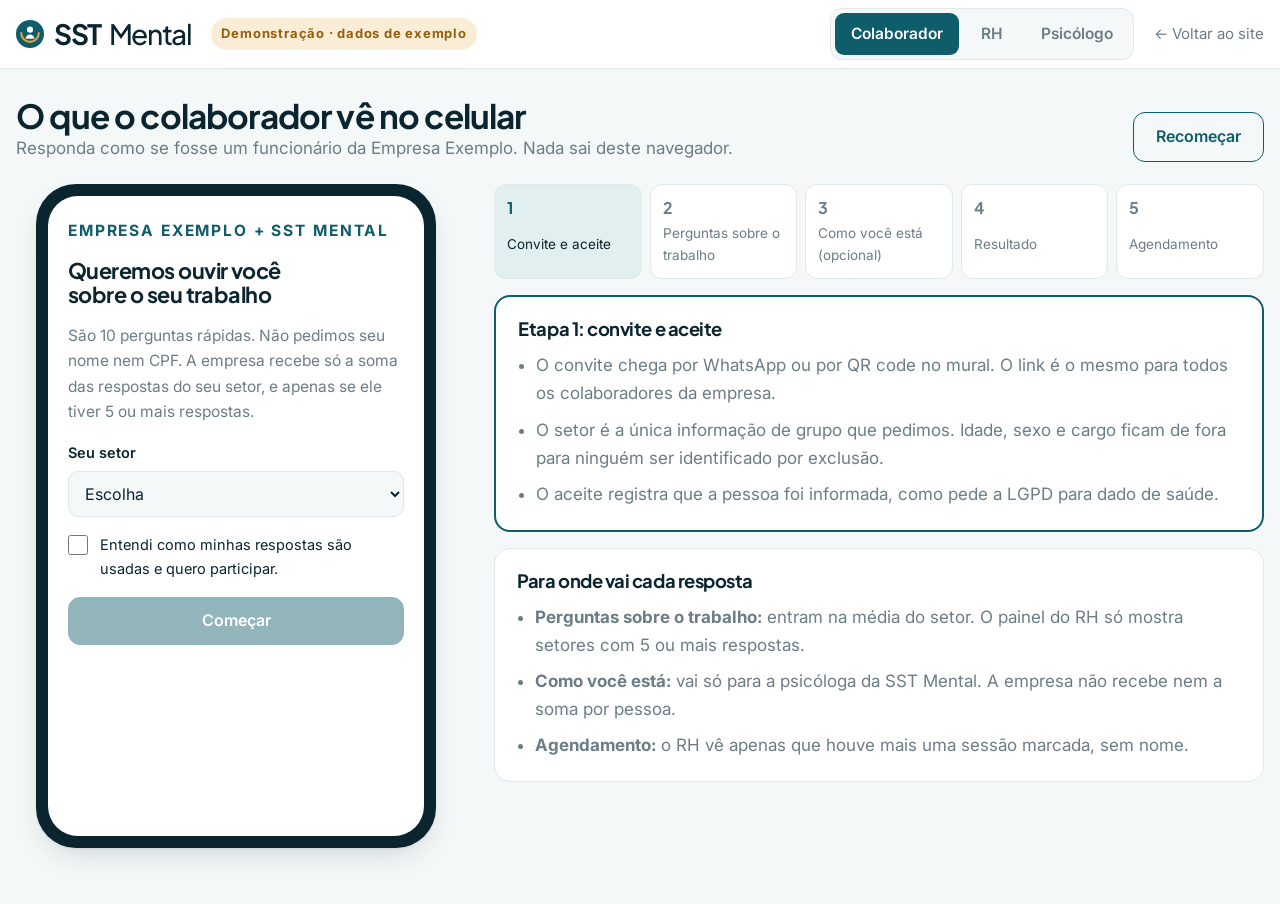
<file: demo.html>
<!doctype html>
<html lang="pt-BR">
<head>
<meta charset="utf-8">
<meta name="viewport" content="width=device-width, initial-scale=1, viewport-fit=cover">
<title>SST Mental · Demonstração</title>
<meta name="robots" content="noindex">
<link rel="icon" href="img/favicon.svg" type="image/svg+xml">
<link rel="preconnect" href="https://fonts.googleapis.com">
<link rel="preconnect" href="https://fonts.gstatic.com" crossorigin>
<link rel="stylesheet" href="https://fonts.googleapis.com/css2?family=Inter:wght@400;500;600&family=Plus+Jakarta+Sans:wght@500;600;700&display=swap">
<link rel="stylesheet" href="css/site.css">
<link rel="stylesheet" href="css/demo.css">
<style>:root{padding-top:env(safe-area-inset-top,0px);padding-bottom:env(safe-area-inset-bottom,0px)}[hidden]{display:none!important}</style>
</head>
<body>

<header class="demo-top">
  <div class="demo-top-in">
    <a class="logo" href="index.html" aria-label="Voltar ao site da SST Mental"><svg viewBox="0 0 32 32" width="28" height="28" aria-hidden="true"><circle cx="16" cy="16" r="16" fill="var(--brand)"/><circle cx="16" cy="11" r="3.5" fill="var(--brand-ink)"/><path d="M11 21.5a5 5 0 0 1 10 0z" fill="var(--brand-ink)"/><path d="M6 15a10 10 0 0 0 20 0" fill="none" stroke="var(--accent, #E3A13B)" stroke-width="2.4" stroke-linecap="round"/></svg><span class="wm">SST <span class="wm-l">Mental</span></span></a>
    <span class="demo-badge">Demonstração · dados de exemplo</span>
    <div class="tabs" role="tablist" aria-label="Escolha a tela">
      <button class="tab" role="tab" id="tab-colaborador" aria-controls="v-colaborador" aria-selected="true">Colaborador</button>
      <button class="tab" role="tab" id="tab-rh" aria-controls="v-rh" aria-selected="false">RH</button>
      <button class="tab" role="tab" id="tab-psicologo" aria-controls="v-psicologo" aria-selected="false">Psicólogo</button>
    </div>
    <a class="back" href="index.html">← Voltar ao site</a>
  </div>
</header>

<!-- COLABORADOR -->
<section class="screen" id="v-colaborador" role="tabpanel" aria-labelledby="tab-colaborador">
  <div class="screen-in">
    <div class="screen-head">
      <div><h1>O que o colaborador vê no celular</h1><p>Responda como se fosse um funcionário da Empresa Exemplo. Nada sai deste navegador.</p></div>
      <button class="btn ghost" id="c-reiniciar" type="button">Recomeçar</button>
    </div>
    <div class="collab">
      <div class="device"><div class="device-screen" id="c-tela" aria-live="polite"></div></div>
      <div class="side">
        <ol class="flow" id="c-flow" aria-label="Etapas">
          <li data-f="0">Convite e aceite</li>
          <li data-f="1">Perguntas sobre o trabalho</li>
          <li data-f="2">Como você está (opcional)</li>
          <li data-f="3">Resultado</li>
          <li data-f="4">Agendamento</li>
        </ol>
        <div class="side-card now" id="c-explica"></div>
        <div class="side-card">
          <h3>Para onde vai cada resposta</h3>
          <ul>
            <li><b>Perguntas sobre o trabalho:</b> entram na média do setor. O painel do RH só mostra setores com 5 ou mais respostas.</li>
            <li><b>Como você está:</b> vai só para a psicóloga da SST Mental. A empresa não recebe nem a soma por pessoa.</li>
            <li><b>Agendamento:</b> o RH vê apenas que houve mais uma sessão marcada, sem nome.</li>
          </ul>
        </div>
      </div>
    </div>
  </div>
</section>

<!-- RH -->
<section class="screen" id="v-rh" role="tabpanel" aria-labelledby="tab-rh" hidden>
  <div class="screen-in">
    <div class="screen-head">
      <div><h1>Empresa Exemplo Ltda · ciclo 2026</h1><p>214 colaboradores · 7 setores · questionário aberto de 03/11 a 17/11/2026</p></div>
      <span class="pill info" style="font-size:.8125rem">Atualizado há 5 minutos</span>
    </div>
    <div class="kpis">
      <div class="kpi"><small>Participação</small><b>78%</b><span>167 de 214 responderam</span></div>
      <div class="kpi"><small>Setores em risco alto</small><b style="color:var(--crit)">2</b><span>Atendimento e Logística</span></div>
      <div class="kpi"><small>Plano de ação</small><b>4 de 9</b><span>ações concluídas no prazo</span></div>
      <div class="kpi"><small>Sessões realizadas</small><b>41</b><span>17 pessoas atendidas, sem nomes</span></div>
    </div>
    <div class="grid-2">
      <div class="panel">
        <div class="panel-head">
          <div><h2>Mapa de riscos psicossociais por setor</h2><p>0 a 100: quanto maior, maior o risco. Média das respostas do setor.</p></div>
          <div class="legend"><span><i style="background:var(--good-soft);box-shadow:inset 0 0 0 1.5px var(--good)"></i>Baixo (até 39)</span><span><i style="background:var(--warn-soft);box-shadow:inset 0 0 0 1.5px var(--warn)"></i>Moderado (40 a 59)</span><span><i style="background:var(--crit-soft);box-shadow:inset 0 0 0 1.5px var(--crit)"></i>Alto (60 ou mais)</span></div>
        </div>
        <div class="scroll"><table class="t heatmap" id="rh-heat"></table></div>
        <p style="font-size:.8438rem;color:var(--muted)">Diretoria tem 4 respostas: os números ficam ocultos e entram só no total da empresa.</p>
      </div>
      <div class="panel">
        <div class="panel-head"><div><h2>Cuidado</h2><p>Somente totais. Nomes nunca aparecem no painel.</p></div></div>
        <div class="funnel" id="rh-funnel"></div>
        <p style="font-size:.8438rem;color:var(--muted)">Tempo médio entre o convite e a primeira conversa: 2,1 dias. Casos de crise: atendidos no mesmo dia.</p>
      </div>
    </div>
    <div class="grid-2">
      <div class="panel">
        <div class="panel-head"><div><h2>Plano de ação</h2><p>Entra no PGR. Cada ação tem responsável e prazo.</p></div><button class="mini-btn" type="button" data-toast="Na versão real, a nova ação abre um formulário com risco, setor, responsável e prazo.">Nova ação</button></div>
        <div class="scroll"><table class="t" id="rh-plano"></table></div>
      </div>
      <div class="panel">
        <div class="panel-head"><div><h2>Documentos para a fiscalização</h2><p>Histórico guardado por 20 anos, como a NR-1 pede para o inventário.</p></div></div>
        <div class="docs">
          <div class="doc"><div><b>Relatório técnico psicossocial</b><br><span>Assinado por psicóloga CRP 03 · 28 páginas</span></div><button class="mini-btn" type="button" data-toast="Na versão real, baixa o PDF assinado digitalmente.">Baixar PDF</button></div>
          <div class="doc"><div><b>Inventário de riscos</b><br><span>14 perigos · formato da NR-1 para o PGR</span></div><button class="mini-btn" type="button" data-toast="Na versão real, baixa a planilha no formato do inventário.">Baixar planilha</button></div>
          <div class="doc"><div><b>Registro de participação dos trabalhadores</b><br><span>Convites, lembretes e adesão por setor</span></div><button class="mini-btn" type="button" data-toast="Na versão real, baixa o registro com datas e totais.">Baixar</button></div>
          <div class="doc"><div><b>Encontro com as lideranças</b><br><span>Lista de presença · 12/11/2026</span></div><button class="mini-btn" type="button" data-toast="Na versão real, baixa a lista de presença.">Baixar</button></div>
        </div>
      </div>
    </div>
  </div>
</section>

<!-- PSICÓLOGO -->
<section class="screen" id="v-psicologo" role="tabpanel" aria-labelledby="tab-psicologo" hidden>
  <div class="screen-in">
    <div class="screen-head">
      <div><h1>Psic. Marina Lopes · CRP 03/00000 (exemplo)</h1><p>Quinta-feira, 14/11/2026 · 3 empresas atendidas</p></div>
      <span class="pill good" style="font-size:.8125rem">Disponível</span>
    </div>
    <div class="psi">
      <div class="panel">
        <div class="panel-head"><div><h2>Fila de acolhimento</h2><p>Ordem por prioridade da triagem</p></div></div>
        <div class="queue" id="p-fila"></div>
      </div>
      <div class="panel">
        <div class="panel-head"><div><h2>Agenda de hoje</h2><p>Conversas de 30 minutos por vídeo</p></div></div>
        <div class="agenda" id="p-agenda"></div>
      </div>
      <div class="panel prontuario">
        <div class="panel-head"><div><h2 id="p-nome">Prontuário</h2><p id="p-sub"></p></div><button class="btn" type="button" style="min-height:42px" data-toast="Na versão real, abre a sala de vídeo da plataforma, a mesma da teleconsulta da Eloá.">Entrar na sala</button></div>
        <div class="alertbox info" id="p-triagem"></div>
        <label class="chart-field" for="p-queixa">Demanda trazida<textarea id="p-queixa"></textarea></label>
        <label class="chart-field" for="p-evol">Evolução da sessão<textarea id="p-evol" placeholder="Registro da sessão de hoje"></textarea></label>
        <label class="chart-field" for="p-conduta">Conduta e próximos passos<input id="p-conduta" placeholder="Ex.: 2ª sessão em 7 dias; técnica de respiração; rever com a pessoa a conversa com a liderança"></label>
        <div class="row-btns">
          <button class="btn" type="button" data-toast="Na versão real, o registro é assinado e fica imutável. Correções entram como adendo.">Assinar registro</button>
          <button class="btn ghost" type="button" data-toast="Na versão real, gera a carta de encaminhamento para CAPS, UBS ou o plano de saúde.">Encaminhar à rede</button>
          <button class="btn ghost" type="button" data-toast="Na versão real, sai só a data e o horário, sem sintomas, e vai para o próprio paciente, que decide se entrega à empresa.">Declaração de comparecimento</button>
        </div>
        <p class="lock"><svg aria-hidden="true" width="16" height="16" viewBox="0 0 16 16" style="flex:none;margin-top:2px"><rect x="3" y="7" width="10" height="7" rx="2" fill="none" stroke="currentColor" stroke-width="1.5"/><path d="M5.5 7V5a2.5 2.5 0 0 1 5 0v2" fill="none" stroke="currentColor" stroke-width="1.5"/></svg><span>Prontuário de uso exclusivo da psicóloga, guardado por no mínimo 5 anos. A empresa contratante não tem acesso a nada desta tela.</span></p>
      </div>
    </div>
  </div>
</section>

<p class="toast" id="toast" role="status" hidden></p>
<script src="js/demo.js"></script>
</body>
</html>
</file>
<file: css/home.css>
/* SST Mental · página inicial. Uma empresa da Eloá Group.
   Direção: clínica, calma e confiante. Fundo branco, verde-azulado profundo como cor da marca,
   fotos reais de pessoas, telas do produto em alta fidelidade, pouco texto e muito espaço.
   Títulos em Plus Jakarta Sans, com a palavra de destaque só na cor da marca; texto em Inter. */
:root{
  --bg:#FFFFFF;
  --bg-soft:#F4F8F8;
  --tint:#E5F0EF;
  --ink:#0B2530;
  --text:#3E525D;
  --muted:#6C7D86;
  --line:#E0E8EA;
  --brand:#0F5C6B;
  --brand-strong:#0A4753;
  --brand-soft:#E2EFF0;
  --brand-ink:#FFFFFF;
  --accent:#E3A13B;
  --good:#2C8466;
  --good-soft:#E1F2EB;
  --warn:#B57A12;
  --warn-soft:#FBF0DC;
  --crit:#BE4338;
  --crit-soft:#F9E3E0;
  --night:#0B2530;
  --night-2:#12333F;
  --night-text:#C8D7DC;
  --night-line:rgba(255,255,255,.12);
  --card:#FFFFFF;
  --shadow-sm:0 1px 2px rgba(11,37,48,.06),0 2px 8px rgba(11,37,48,.05);
  --shadow:0 2px 6px rgba(11,37,48,.05),0 18px 40px -16px rgba(11,37,48,.22);
  --shadow-lg:0 4px 10px rgba(11,37,48,.05),0 40px 80px -30px rgba(11,37,48,.35);
  --f-head:"Plus Jakarta Sans","Segoe UI",system-ui,sans-serif;
  --f-serif:"Instrument Serif",Georgia,"Times New Roman",serif;
  --f-body:"Inter","Segoe UI",system-ui,-apple-system,Roboto,sans-serif;
  --r:18px;
  --wrap:1200px;
}
@media (prefers-color-scheme: dark){
  :root:not([data-theme="light"]){
    --bg:#081A21;--bg-soft:#0C222A;--tint:#0F2B33;--ink:#EAF2F3;--text:#B7C7CC;--muted:#8DA0A7;--line:#1E3A44;
    --brand:#6CC3C9;--brand-strong:#8AD4D8;--brand-soft:#123640;--brand-ink:#06191F;--accent:#F0B65C;
    --good:#6CCBA3;--good-soft:#123329;--warn:#E8BB5E;--warn-soft:#33291A;--crit:#EE8E84;--crit-soft:#3A1F1D;
    --night:#04131A;--night-2:#0B2530;--night-text:#B9CCD2;--card:#0E2730;
    --shadow-sm:0 1px 2px rgba(0,0,0,.3);--shadow:0 18px 40px -16px rgba(0,0,0,.6);--shadow-lg:0 40px 80px -30px rgba(0,0,0,.8);
    color-scheme:dark;
  }
}
:root[data-theme="dark"]{
  --bg:#081A21;--bg-soft:#0C222A;--tint:#0F2B33;--ink:#EAF2F3;--text:#B7C7CC;--muted:#8DA0A7;--line:#1E3A44;
  --brand:#6CC3C9;--brand-strong:#8AD4D8;--brand-soft:#123640;--brand-ink:#06191F;--accent:#F0B65C;
  --good:#6CCBA3;--good-soft:#123329;--warn:#E8BB5E;--warn-soft:#33291A;--crit:#EE8E84;--crit-soft:#3A1F1D;
  --night:#04131A;--night-2:#0B2530;--night-text:#B9CCD2;--card:#0E2730;
  --shadow-sm:0 1px 2px rgba(0,0,0,.3);--shadow:0 18px 40px -16px rgba(0,0,0,.6);--shadow-lg:0 40px 80px -30px rgba(0,0,0,.8);
  color-scheme:dark;
}

*{box-sizing:border-box}
[hidden]{display:none!important}
html{scroll-behavior:smooth}
@media (prefers-reduced-motion: reduce){html{scroll-behavior:auto}}
body{margin:0;background:var(--bg);color:var(--text);font:400 1.0625rem/1.65 var(--f-body);-webkit-font-smoothing:antialiased;text-rendering:optimizeLegibility}
h1,h2,h3,h4{margin:0;color:var(--ink);font-family:var(--f-head);font-weight:650;letter-spacing:-.015em;line-height:1.14;text-wrap:balance}
/* Destaque no título: mesma letra e mesmo peso, só a cor muda (o dono não gostou do itálico serifado misturado). */
h1 em,h2 em{font-style:normal;color:var(--brand)}
p{margin:0}
a{color:inherit}
img{max-width:100%;display:block}
:focus-visible{outline:3px solid var(--accent);outline-offset:3px;border-radius:8px}
.ico{width:20px;height:20px;flex:none;stroke:currentColor;fill:none;stroke-width:1.8;stroke-linecap:round;stroke-linejoin:round}

.sec{padding-block:clamp(72px,9vw,128px);padding-left:max(20px,env(safe-area-inset-left,0px));padding-right:max(20px,env(safe-area-inset-right,0px))}
.sec.soft{background:var(--bg-soft)}
.wrap{max-width:var(--wrap);margin-inline:auto;min-width:0}
.label{display:inline-block;font:600 .8125rem/1 var(--f-body);letter-spacing:.08em;text-transform:uppercase;color:var(--brand)}
.head{display:grid;gap:18px;max-width:720px;margin-bottom:clamp(40px,5vw,64px)}
.head.center{text-align:center;margin-inline:auto;justify-items:center}
.head h2{font-size:clamp(2rem,3.8vw,3.1rem)}
.head p{font-size:1.125rem;color:var(--muted);max-width:60ch}

.btn{display:inline-flex;align-items:center;justify-content:center;gap:10px;min-height:52px;padding:14px 24px;border-radius:999px;border:1.5px solid var(--brand);background:var(--brand);color:var(--brand-ink);font:600 1rem/1 var(--f-body);text-decoration:none;cursor:pointer;transition:background .18s ease,transform .18s ease}
.btn:hover{background:var(--brand-strong);border-color:var(--brand-strong)}
.btn.line{background:transparent;color:var(--ink);border-color:var(--line)}
.btn.line:hover{border-color:var(--ink);background:transparent}
.btn.white{background:#fff;border-color:#fff;color:#0B2530}
.btn .ico{width:18px;height:18px}
.link{display:inline-flex;align-items:center;gap:8px;font-weight:600;color:var(--brand);text-decoration:none}
.link:hover{text-decoration:underline;text-underline-offset:4px}
.link .ico{width:16px;height:16px}

/* ---------- marca ---------- */
.brand{display:inline-flex;align-items:center;gap:10px;text-decoration:none;color:var(--ink);font:700 1.5rem/1 var(--f-head);letter-spacing:-.04em}
.brand svg{width:30px;height:30px;flex:none}

/* ---------- navegação ---------- */
.nav{position:sticky;top:env(safe-area-inset-top,0px);z-index:40;background:color-mix(in srgb,var(--bg) 88%,transparent);backdrop-filter:saturate(1.5) blur(14px);-webkit-backdrop-filter:saturate(1.5) blur(14px);border-bottom:1px solid transparent;transition:border-color .2s;padding-left:max(20px,env(safe-area-inset-left,0px));padding-right:max(20px,env(safe-area-inset-right,0px))}
.nav.scrolled{border-bottom-color:var(--line)}
body::before{content:"";position:fixed;inset:0 0 auto;height:env(safe-area-inset-top,0px);z-index:50;background:var(--bg)}
.nav-in{max-width:var(--wrap);margin-inline:auto;display:flex;align-items:center;gap:36px;min-height:76px}
.nav-links{display:flex;gap:30px;margin-left:auto;font-size:.9688rem;font-weight:500}
.nav-links a{text-decoration:none;color:var(--text)}
.nav-links a:hover{color:var(--ink)}
.nav-cta{display:flex;align-items:center;gap:18px}
.nav-cta .enter{font-weight:600;text-decoration:none;color:var(--ink);font-size:.9688rem}
.nav .btn{min-height:44px;padding:10px 20px;font-size:.9375rem}
.menu-btn{display:none;width:44px;height:44px;border:1px solid var(--line);border-radius:12px;background:var(--bg);color:var(--ink);cursor:pointer;align-items:center;justify-content:center;margin-left:auto}
.mobile-menu{max-width:var(--wrap);margin-inline:auto;display:grid;padding:4px 0 18px}
.mobile-menu a{padding:14px 2px;border-bottom:1px solid var(--line);text-decoration:none;font-weight:600;color:var(--ink)}
@media (min-width:1001px){.mobile-menu{display:none!important}}
@media (max-width:1000px){.nav-links,.nav-cta .enter{display:none}.menu-btn{display:inline-flex;margin-left:12px}.nav-cta{margin-left:auto}}
@media (max-width:480px){.nav-cta{display:none}.menu-btn{margin-left:auto}}

/* ---------- abertura ---------- */
.hero{padding-top:clamp(40px,6vw,80px);padding-bottom:clamp(64px,8vw,112px)}
.hero-in{display:grid;grid-template-columns:minmax(0,1fr) minmax(0,1.02fr);gap:clamp(40px,6vw,88px);align-items:center}
.hero-copy{display:grid;gap:26px;min-width:0}
.badge{display:inline-flex;align-items:center;gap:10px;justify-self:start;padding:7px 14px 7px 8px;border-radius:999px;background:var(--brand-soft);color:var(--brand);font-size:.875rem;font-weight:600}
.badge i{font-style:normal;background:var(--brand);color:var(--brand-ink);padding:3px 9px;border-radius:999px;font-size:.75rem;letter-spacing:.04em}
.hero h1{font-size:clamp(2.6rem,5.6vw,4.4rem);letter-spacing:-.025em;line-height:1.06}
.hero-sub{font-size:clamp(1.0625rem,1.5vw,1.2rem);color:var(--muted);max-width:52ch}
.hero-actions{display:flex;flex-wrap:wrap;gap:12px}
.hero-proof{display:flex;flex-wrap:wrap;gap:10px 26px;font-size:.9375rem;color:var(--muted);list-style:none;padding:0;margin:4px 0 0}
.hero-proof li{display:inline-flex;align-items:center;gap:8px}
.hero-proof .ico{color:var(--good);width:18px;height:18px}
.hero-art{position:relative;min-width:0;padding:28px 0 36px 28px}
.hero-photo{position:relative;border-radius:28px;overflow:hidden;aspect-ratio:4/4.3;box-shadow:var(--shadow-lg)}
.hero-photo img{width:100%;height:100%;object-fit:cover;object-position:52% 40%}
.float{position:absolute;z-index:2;background:var(--card);border:1px solid var(--line);border-radius:16px;box-shadow:var(--shadow);padding:14px 16px;color:var(--ink)}
.float small{display:block;font-size:.75rem;color:var(--muted);font-weight:500}
.float b{font:700 1.5rem/1.1 var(--f-head);letter-spacing:-.02em;font-variant-numeric:tabular-nums}
.f-part{top:0;left:0;width:200px;display:grid;gap:8px}
.meter{height:8px;border-radius:99px;background:var(--line);overflow:hidden}
.meter i{display:block;height:100%;border-radius:99px;background:var(--brand)}
.f-heat{left:-4px;bottom:0;width:250px;display:grid;gap:8px}
.f-heat .rows{display:grid;gap:6px}
.f-heat .r{display:grid;grid-template-columns:76px repeat(4,1fr);gap:4px;align-items:center;font-size:.6875rem;font-weight:600;color:var(--text)}
.cell{height:18px;border-radius:5px}
.cell.lo{background:var(--good-soft)}
.cell.md{background:var(--warn-soft)}
.cell.hi{background:var(--crit-soft)}
.f-session{right:-12px;bottom:56px;display:flex;align-items:center;gap:12px;max-width:260px}
.f-session .tick{width:36px;height:36px;border-radius:50%;display:grid;place-items:center;background:var(--good-soft);color:var(--good);flex:none}
.f-session span{font-size:.875rem;font-weight:600;line-height:1.3}
@media (max-width:960px){.hero-in{grid-template-columns:1fr}.hero-art{max-width:560px;margin-inline:auto;width:100%}}
@media (max-width:520px){.hero-art{padding:16px 0 20px}.f-part{width:170px}.f-heat{display:none}.f-session{right:8px;bottom:18px}}

/* ---------- normas ---------- */
.norms{border-block:1px solid var(--line);padding:26px max(20px,env(safe-area-inset-right,0px)) 26px max(20px,env(safe-area-inset-left,0px))}
.norms-in{max-width:var(--wrap);margin-inline:auto;display:flex;flex-wrap:wrap;align-items:center;justify-content:space-between;gap:16px 40px}
.norms p{font-size:.875rem;color:var(--muted);font-weight:500}
.norms ul{list-style:none;margin:0;padding:0;display:flex;flex-wrap:wrap;gap:14px 44px}
.norms li{font:650 1.0625rem/1.2 var(--f-head);color:var(--ink);letter-spacing:-.01em}
.norms li span{display:block;font:400 .8125rem/1.3 var(--f-body);color:var(--muted);letter-spacing:0}

/* ---------- por que agora ---------- */
.now{display:grid;grid-template-columns:minmax(0,.9fr) minmax(0,1.1fr);gap:clamp(36px,6vw,96px);align-items:end}
.now .head{margin-bottom:0}
.stats3{display:grid;grid-template-columns:repeat(3,minmax(0,1fr));gap:28px}
.stat{display:grid;gap:10px;align-content:start;padding-top:22px;border-top:2px solid var(--ink)}
.stat b{font:650 clamp(2.2rem,3.6vw,3rem)/1 var(--f-head);letter-spacing:-.04em;color:var(--ink);font-variant-numeric:tabular-nums}
.stat p{font-size:.9688rem;color:var(--muted)}
.stat cite{font-style:normal;font-size:.75rem;color:var(--muted);opacity:.85}
@media (max-width:960px){.now{grid-template-columns:1fr}}
@media (max-width:620px){.stats3{grid-template-columns:1fr}}

/* ---------- três frentes ---------- */
.pillars{display:grid;grid-template-columns:repeat(3,minmax(0,1fr));gap:clamp(24px,4vw,56px)}
.pillar{display:grid;gap:14px;align-content:start}
.pillar-ico{width:52px;height:52px;border-radius:16px;display:grid;place-items:center;background:var(--brand-soft);color:var(--brand)}
.pillar-ico .ico{width:24px;height:24px}
.pillar h3{font-size:1.375rem}
.pillar p{color:var(--muted)}
@media (max-width:860px){.pillars{grid-template-columns:1fr}}

/* ---------- vitrine com abas ---------- */
.show{display:grid;grid-template-columns:minmax(0,.62fr) minmax(0,1.38fr);gap:clamp(28px,4vw,56px);align-items:start}
.tabs{display:grid;gap:10px}
.tab{display:grid;gap:8px;text-align:left;padding:20px 22px;border-radius:var(--r);border:1px solid var(--line);background:var(--card);cursor:pointer;color:var(--text);font:inherit;transition:border-color .18s,box-shadow .18s}
.tab b{font:650 1.125rem/1.2 var(--f-head);color:var(--ink);letter-spacing:-.01em}
.tab span{font-size:.9375rem;color:var(--muted);display:none}
.tab ul{display:none;margin:4px 0 0;padding:0;list-style:none;gap:8px;font-size:.9375rem}
.tab li{display:flex;gap:8px;align-items:flex-start}
.tab li .ico{width:17px;height:17px;color:var(--good);margin-top:3px}
.tab[aria-selected="true"]{border-color:var(--brand);box-shadow:var(--shadow-sm)}
.tab[aria-selected="true"] span{display:block}
.tab[aria-selected="true"] ul{display:grid}
.stage{min-width:0;border-radius:24px;background:linear-gradient(160deg,var(--tint),var(--bg-soft));padding:clamp(16px,2.6vw,32px);border:1px solid var(--line)}
@media (max-width:1000px){.show{grid-template-columns:1fr}.tabs{grid-template-columns:repeat(3,minmax(0,1fr))}.tab span,.tab ul,.tab[aria-selected="true"] span,.tab[aria-selected="true"] ul{display:none}.tab{text-align:center;padding:14px}}
@media (max-width:520px){.tab b{font-size:.9375rem}}

/* tela do aplicativo (RH e psicólogo) */
.app{display:grid;grid-template-columns:170px minmax(0,1fr);background:var(--card);border-radius:16px;box-shadow:var(--shadow-lg);overflow:hidden;font-size:.8125rem;color:var(--text);min-height:480px}
.app-side{background:var(--bg-soft);border-right:1px solid var(--line);padding:18px 12px;display:grid;grid-template-rows:auto 1fr auto;gap:18px}
.app-brand{display:flex;align-items:center;gap:8px;font:700 1rem/1 var(--f-head);color:var(--ink);letter-spacing:-.03em;padding:0 6px}
.app-brand svg{width:22px;height:22px}
.app-nav{display:grid;gap:2px;align-content:start}
.app-nav span{display:flex;align-items:center;gap:9px;padding:8px 10px;border-radius:9px;font-weight:500}
.app-nav span .ico{width:16px;height:16px}
.app-nav span.on{background:var(--card);color:var(--ink);font-weight:600;box-shadow:var(--shadow-sm)}
.app-co{padding:10px;border-radius:10px;background:var(--card);border:1px solid var(--line);font-weight:600;color:var(--ink);line-height:1.3}
.app-co small{display:block;font-weight:400;color:var(--muted);font-size:.6875rem}
.app-main{padding:18px 20px;display:grid;gap:14px;align-content:start;min-width:0}
.app-top{display:flex;justify-content:space-between;align-items:center;gap:12px}
.app-top small{display:block;color:var(--muted);font-size:.6875rem}
.app-top b{font:650 1.125rem/1.2 var(--f-head);color:var(--ink)}
.chip{display:inline-flex;align-items:center;gap:6px;padding:5px 10px;border-radius:999px;font-size:.6875rem;font-weight:600;white-space:nowrap}
.chip.brand{background:var(--brand-soft);color:var(--brand)}
.chip.good{background:var(--good-soft);color:var(--good)}
.chip.warn{background:var(--warn-soft);color:var(--warn)}
.chip.crit{background:var(--crit-soft);color:var(--crit)}
.kpis{display:grid;grid-template-columns:repeat(4,minmax(0,1fr));gap:10px}
.kpi{border:1px solid var(--line);border-radius:12px;padding:12px;display:grid;gap:6px}
.kpi small{font-size:.6875rem;color:var(--muted)}
.kpi b{font:700 1.35rem/1 var(--f-head);color:var(--ink);font-variant-numeric:tabular-nums;letter-spacing:-.02em}
.panel-grid{display:grid;grid-template-columns:minmax(0,1.35fr) minmax(0,1fr);gap:12px}
.panel-grid.stack{grid-template-columns:1fr}
.acts.two{grid-template-columns:repeat(2,minmax(0,1fr));gap:8px}
.acts.two .act{border:1px solid var(--line);border-radius:10px;padding:10px 12px}
@media (max-width:620px){.acts.two{grid-template-columns:1fr}}
.card{border:1px solid var(--line);border-radius:12px;padding:14px;display:grid;gap:10px;align-content:start;min-width:0}
.card-h{display:flex;justify-content:space-between;align-items:center;gap:8px;font-weight:600;color:var(--ink)}
.heat{display:grid;grid-template-columns:78px repeat(5,minmax(0,1fr));gap:5px;align-items:center;font-size:.6875rem}
.heat .h{color:var(--muted);text-align:center;font-weight:500}
.heat .s{font-weight:600;color:var(--ink);white-space:nowrap;overflow:hidden;text-overflow:ellipsis}
.heat .c{height:24px;border-radius:6px;display:grid;place-items:center;font-weight:700;font-variant-numeric:tabular-nums}
.c.lo{background:var(--good-soft);color:var(--good)}
.c.md{background:var(--warn-soft);color:var(--warn)}
.c.hi{background:var(--crit-soft);color:var(--crit)}
.c.na{background:var(--bg-soft);color:var(--muted);font-weight:500}
.acts{display:grid}
.act{display:grid;grid-template-columns:minmax(0,1fr) auto;gap:4px 10px;padding:9px 0;border-top:1px solid var(--line)}
.act:first-child{border-top:0;padding-top:0}
.act b{font-weight:600;color:var(--ink)}
.act small{color:var(--muted);font-size:.6875rem}
.act .chip{grid-row:span 2;align-self:center}
@media (max-width:760px){.app{grid-template-columns:1fr}.app-side{display:none}.kpis{grid-template-columns:repeat(2,minmax(0,1fr))}.panel-grid{grid-template-columns:1fr}}
/* No celular o mapa de calor rola de lado dentro do cartão, em vez de espremer os nomes das colunas. */
@media (max-width:620px){.card:has(.heat){overflow-x:auto}.card .heat{min-width:470px}}
.calc .calc-out b{white-space:nowrap}
@media (max-width:620px){.calc .calc-out{gap:22px}.calc .calc-out b{font-size:1.3rem}}

/* celulares (colaborador) */
.phones{display:flex;justify-content:center;align-items:flex-start;gap:clamp(16px,3vw,36px);padding:12px 0}
.phone{width:min(270px,46%);border-radius:36px;padding:10px;background:#0B1A20;box-shadow:var(--shadow-lg);flex:none}
.phone:nth-child(2){margin-top:44px}
.screen{border-radius:27px;background:var(--card);padding:22px 16px 18px;display:grid;gap:12px;align-content:start;min-height:470px;color:var(--ink)}
.screen .top{display:flex;justify-content:space-between;align-items:center;font-size:.6875rem;color:var(--muted)}
.bar{height:6px;border-radius:99px;background:var(--line);overflow:hidden}
.bar i{display:block;height:100%;background:var(--brand);border-radius:99px}
.q-k{font-size:.6875rem;font-weight:700;letter-spacing:.1em;text-transform:uppercase;color:var(--brand)}
.q-t{font:650 1.02rem/1.35 var(--f-head);letter-spacing:-.01em}
.opt{display:block;padding:11px 12px;border:1.5px solid var(--line);border-radius:12px;font-size:.8125rem;background:var(--card)}
.opt.on{border-color:var(--brand);background:var(--brand-soft);font-weight:600}
.note{font-size:.6875rem;color:var(--muted)}
.res{padding:12px;border-radius:14px;background:var(--brand-soft);font-size:.8125rem;display:grid;gap:4px}
.res b{font-size:.875rem}
.slot{display:flex;justify-content:space-between;align-items:center;padding:11px 12px;border:1.5px solid var(--line);border-radius:12px;font-size:.8125rem}
.slot.on{border-color:var(--brand);background:var(--brand-soft);font-weight:600}
.cta-mini{display:block;text-align:center;padding:12px;border-radius:999px;background:var(--brand);color:var(--brand-ink);font-weight:600;font-size:.8125rem}

/* psicólogo */
.queue{display:grid;gap:8px}
.qi{display:grid;gap:3px;padding:11px 12px;border:1px solid var(--line);border-radius:12px}
.qi.urgent{border-color:color-mix(in srgb,var(--crit) 55%,transparent);background:var(--crit-soft)}
.qi .row{display:flex;justify-content:space-between;align-items:center;gap:8px}
.qi b{color:var(--ink);font-weight:600}
.qi small{color:var(--muted);font-size:.6875rem}
.field{display:grid;gap:5px}
.field small{font-weight:600;color:var(--ink);font-size:.6875rem}
.field div{border:1px solid var(--line);border-radius:10px;padding:9px 10px;background:var(--bg-soft);min-height:44px;color:var(--text)}
.lockline{display:flex;gap:8px;align-items:center;font-size:.6875rem;color:var(--muted)}
.lockline .ico{width:14px;height:14px}

/* ---------- como funciona ---------- */
.steps{list-style:none;margin:0;padding:0;display:grid;grid-template-columns:repeat(4,minmax(0,1fr));gap:clamp(20px,3vw,40px);counter-reset:s}
.steps li{display:grid;gap:10px;align-content:start;counter-increment:s;padding-top:22px;border-top:1px solid var(--line);position:relative}
.steps li::before{content:"0" counter(s);font:600 .875rem/1 var(--f-body);color:var(--brand);letter-spacing:.06em}
.steps li::after{content:"";position:absolute;top:-1px;left:0;width:56px;height:2px;background:var(--brand)}
.steps h3{font-size:1.25rem}
.steps p{color:var(--muted);font-size:.9688rem}
.steps .when{font-size:.8125rem;font-weight:600;color:var(--ink)}
@media (max-width:960px){.steps{grid-template-columns:repeat(2,minmax(0,1fr))}}
@media (max-width:520px){.steps{grid-template-columns:1fr}}

/* ---------- sigilo ---------- */
.privacy{background:var(--night);color:var(--night-text)}
.privacy .label{color:#7FD0D3}
.privacy h2{color:#fff}
.privacy h2 em{color:#7FD0D3}
.privacy .head p{color:var(--night-text)}
.priv{display:grid;grid-template-columns:repeat(2,minmax(0,1fr));gap:clamp(20px,3vw,40px)}
.priv-col h3{color:#fff;font-size:1.25rem;display:flex;align-items:center;gap:12px;padding-bottom:18px;border-bottom:1px solid var(--night-line)}
.priv-col h3 i{width:32px;height:32px;border-radius:10px;display:grid;place-items:center;font-style:normal}
.priv-col.yes h3 i{background:rgba(108,203,163,.16);color:#6CCBA3}
.priv-col.no h3 i{background:rgba(238,142,132,.16);color:#EE8E84}
.priv-col ul{list-style:none;margin:0;padding:0}
.priv-col li{padding:16px 0;border-bottom:1px solid var(--night-line);display:flex;gap:12px;align-items:flex-start}
.priv-col li .ico{width:18px;height:18px;margin-top:4px}
.priv-col.yes li .ico{color:#6CCBA3}
.priv-col.no li .ico{color:#EE8E84}
.priv-note{margin-top:28px;font-size:.9375rem;max-width:80ch}
@media (max-width:860px){.priv{grid-template-columns:1fr}}

/* ---------- foto + texto ---------- */
.split{display:grid;grid-template-columns:minmax(0,1fr) minmax(0,1fr);gap:clamp(36px,6vw,88px);align-items:center}
.split.rev .split-photo{order:2}
.split-photo{position:relative;border-radius:26px;overflow:hidden;aspect-ratio:5/4.2;box-shadow:var(--shadow)}
.split-photo img{width:100%;height:100%;object-fit:cover}
.split-copy{display:grid;gap:22px;min-width:0}
.split-copy h2{font-size:clamp(1.9rem,3.4vw,2.8rem)}
.split-copy>p{font-size:1.125rem;color:var(--muted)}
.vlist{list-style:none;margin:6px 0 0;padding:0;display:grid;gap:20px}
.vlist li{display:grid;grid-template-columns:44px minmax(0,1fr);gap:16px;align-items:start}
.vlist .vi{width:44px;height:44px;border-radius:14px;display:grid;place-items:center;background:var(--brand-soft);color:var(--brand)}
.vlist b{display:block;font:650 1.0625rem/1.3 var(--f-head);color:var(--ink);margin-bottom:3px}
.vlist span{color:var(--muted);font-size:.9688rem}
.promise{display:grid;grid-template-columns:repeat(3,minmax(0,1fr));gap:16px;margin-top:8px}
.promise div{padding:18px;border-radius:16px;background:var(--bg-soft);display:grid;gap:6px}
.promise b{font:650 1.9rem/1 var(--f-head);color:var(--ink);letter-spacing:-.03em}
.promise span{font-size:.875rem;color:var(--muted)}
.photo-tag{position:absolute;left:18px;bottom:18px;display:flex;align-items:center;gap:10px;padding:10px 14px;border-radius:14px;background:rgba(255,255,255,.94);color:#0B2530;font-size:.8125rem;font-weight:600;box-shadow:var(--shadow-sm)}
.photo-tag i{width:9px;height:9px;border-radius:50%;background:#2C8466;box-shadow:0 0 0 4px rgba(44,132,102,.18)}
@media (max-width:960px){.split{grid-template-columns:1fr}.split.rev .split-photo{order:0}}
@media (max-width:520px){.promise{grid-template-columns:1fr}}

/* evidências */
.evidence{display:grid;grid-template-columns:repeat(3,minmax(0,1fr));gap:28px;margin-top:clamp(56px,7vw,88px)}
.ev{display:grid;gap:10px;align-content:start;padding-top:22px;border-top:1px solid var(--line)}
.ev b{font:650 clamp(2.1rem,3.4vw,2.7rem)/1 var(--f-head);color:var(--brand);letter-spacing:-.035em}
.ev p{color:var(--muted);font-size:.9688rem}
.ev cite{font-style:normal;font-size:.75rem;color:var(--muted)}
.fine{margin-top:22px;font-size:.8125rem;color:var(--muted)}
@media (max-width:760px){.evidence{grid-template-columns:1fr}}

/* ---------- planos ---------- */
.plans{display:grid;grid-template-columns:repeat(3,minmax(0,1fr));gap:20px;align-items:stretch}
.plan{position:relative;display:grid;grid-template-rows:auto auto auto 1fr auto;gap:18px;padding:32px 28px;border-radius:24px;border:1px solid var(--line);background:var(--card)}
.plan.top{background:var(--night);border-color:var(--night);color:var(--night-text);box-shadow:var(--shadow-lg)}
.plan.top h3,.plan.top .price b{color:#fff}
.plan.top .tag{position:absolute;top:22px;right:22px;font-size:.75rem;font-weight:600;padding:5px 11px;border-radius:999px;background:rgba(127,208,211,.16);color:#7FD0D3}
.plan h3{font-size:1.375rem}
.plan .for{font-size:.9375rem;color:var(--muted);margin-top:-10px}
.plan.top .for{color:var(--night-text)}
.price{display:grid;gap:6px}
.price b{font:650 2.75rem/1 var(--f-head);color:var(--ink);letter-spacing:-.04em;font-variant-numeric:tabular-nums}
.price span{font-size:.9375rem;color:var(--muted)}
.plan.top .price span{color:var(--night-text)}
.plan ul{list-style:none;margin:0;padding:20px 0 0;border-top:1px solid var(--line);display:grid;gap:12px;font-size:.9688rem;align-content:start}
.plan.top ul{border-top-color:var(--night-line)}
.plan li{display:flex;gap:10px;align-items:flex-start}
.plan li .ico{width:18px;height:18px;color:var(--good);margin-top:3px}
.plan.top li .ico{color:#7FD0D3}
.plan li.off{opacity:.5}
.plan .btn{width:100%}
.plan.top .btn{background:#fff;border-color:#fff;color:#0B2530}
.plans-extra{margin-top:28px;display:flex;flex-wrap:wrap;gap:12px 32px;justify-content:center;font-size:.9375rem;color:var(--muted)}
.plans-extra b{color:var(--ink);font-weight:600}
.calc{margin:36px auto 0;max-width:860px;display:grid;grid-template-columns:minmax(0,1fr) auto;gap:16px 32px;align-items:center;padding:22px 26px;border-radius:20px;background:var(--bg-soft);border:1px solid var(--line)}
.calc label{display:grid;gap:12px;font-weight:600;color:var(--ink)}
.calc label b{font:650 1.25rem/1 var(--f-head);color:var(--brand)}
.calc input{width:100%;accent-color:var(--brand)}
.calc-out{text-align:right}
.calc-out small{display:block;color:var(--muted);font-size:.8125rem}
.calc-out b{font:650 1.6rem/1.1 var(--f-head);color:var(--ink);font-variant-numeric:tabular-nums}
.plans.two{grid-template-columns:repeat(2,minmax(0,1fr));max-width:900px;margin-inline:auto}
.price .min{font-size:.8125rem;color:var(--muted);font-weight:500}
.plan.top .price .min{color:var(--night-text)}
.calc .calc-out{display:flex;gap:32px;text-align:left}
@media (max-width:1000px){.plans,.plans.two{grid-template-columns:1fr;max-width:540px;margin-inline:auto}}
@media (max-width:620px){.calc{grid-template-columns:1fr}}

/* ---------- dúvidas ---------- */
.faq{display:grid;grid-template-columns:repeat(2,minmax(0,1fr));gap:0 48px}
.faq details{border-bottom:1px solid var(--line)}
.faq summary{list-style:none;cursor:pointer;display:flex;justify-content:space-between;gap:20px;padding:22px 0;font:600 1.0625rem/1.4 var(--f-head);color:var(--ink)}
.faq summary::-webkit-details-marker{display:none}
.faq summary .ico{transition:transform .2s;color:var(--brand);margin-top:2px}
.faq details[open] summary .ico{transform:rotate(45deg)}
.faq details p{padding:0 0 22px;color:var(--muted)}
@media (max-width:860px){.faq{grid-template-columns:1fr}}

/* ---------- chamada final ---------- */
.final{background:var(--night);color:var(--night-text);border-radius:32px;padding:clamp(32px,5vw,64px);display:grid;grid-template-columns:minmax(0,.95fr) minmax(0,1.05fr);gap:clamp(32px,5vw,64px);align-items:start;max-width:var(--wrap);margin-inline:auto;position:relative;overflow:hidden}
.final::before{content:"";position:absolute;width:520px;height:520px;right:-180px;top:-220px;border-radius:50%;background:radial-gradient(circle,rgba(127,208,211,.18),transparent 65%)}
.final h2{color:#fff;font-size:clamp(2rem,3.6vw,2.9rem)}
.final h2 em{color:#7FD0D3}
.final-copy{display:grid;gap:22px;position:relative}
.final-copy ul{list-style:none;margin:0;padding:0;display:grid;gap:12px}
.final-copy li{display:flex;gap:10px;align-items:center}
.final-copy li .ico{color:#7FD0D3}
.form{position:relative;display:grid;grid-template-columns:repeat(2,minmax(0,1fr));gap:14px;padding:28px;border-radius:22px;background:var(--card);color:var(--text)}
.form label{display:grid;gap:7px;font-size:.875rem;font-weight:600;color:var(--ink)}
.form .full{grid-column:1/-1}
.form input,.form select,.form textarea{width:100%;min-height:48px;padding:11px 14px;border:1px solid var(--line);border-radius:12px;background:var(--bg);color:var(--ink);font:400 1rem/1.4 var(--f-body)}
.form input:focus,.form select:focus,.form textarea:focus{outline:none;border-color:var(--brand);box-shadow:0 0 0 4px var(--brand-soft)}
.form textarea{min-height:92px;resize:vertical}
.form .btn{width:100%}
.form-note{grid-column:1/-1;font-size:.8125rem;color:var(--muted)}
.form-msg{grid-column:1/-1;padding:12px 14px;border-radius:12px;background:var(--good-soft);color:var(--good);font-size:.9375rem}
@media (max-width:900px){.final{grid-template-columns:1fr}}
@media (max-width:520px){.form{grid-template-columns:1fr;padding:20px}}

/* ---------- rodapé ---------- */
.footer{padding:72px max(20px,env(safe-area-inset-right,0px)) 36px max(20px,env(safe-area-inset-left,0px));font-size:.9375rem;color:var(--muted)}
.footer-in{max-width:var(--wrap);margin-inline:auto;display:grid;gap:44px}
.footer-top{display:grid;grid-template-columns:minmax(0,1.4fr) repeat(3,minmax(0,.6fr));gap:36px}
.footer h4{font:600 .8125rem/1 var(--f-body);letter-spacing:.08em;text-transform:uppercase;color:var(--ink);margin-bottom:16px}
.footer ul{list-style:none;margin:0;padding:0;display:grid;gap:10px}
.footer a{text-decoration:none}
.footer a:hover{color:var(--ink)}
.help{display:flex;gap:12px;align-items:flex-start;padding:16px;border-radius:16px;background:var(--bg-soft);color:var(--text);max-width:420px}
.help .ico{color:var(--brand);margin-top:2px}
.help b{color:var(--ink)}
.footer-bottom{display:flex;flex-wrap:wrap;justify-content:space-between;align-items:center;gap:16px;padding-top:26px;border-top:1px solid var(--line)}
/* Assinatura do grupo, igual à da Eloá e da NutriObjetivo */
.group-sign{display:inline-flex;align-items:center;gap:12px;margin:0;color:var(--ink)}
.group-label{font-size:12px;font-weight:700;letter-spacing:.18em;text-transform:uppercase;color:var(--muted)}
.group-sep{width:1px;height:18px;background:var(--line)}
.group-wordmark{display:inline-flex;align-items:baseline;gap:7px;font:650 1.35rem/1 Arial,Helvetica,sans-serif;letter-spacing:-.04em}
.group-wordmark small{font-size:12px;font-weight:700;letter-spacing:.26em;text-transform:uppercase}
@media (max-width:860px){.footer-top{grid-template-columns:repeat(3,minmax(0,1fr))}.footer-top>:first-child{grid-column:1/-1}}
@media (max-width:520px){.footer-top{grid-template-columns:1fr}}

/* ======================================================================
   MAIS COR (11/11/2026): o dono achou o site "muito branco".
   Abertura e normas em verde-azulado escuro, seções alternando branco e menta,
   rodapé escuro, âmbar em pequenos detalhes. Fica no fim para sobrepor as regras acima.
   ====================================================================== */
:root{--mint:#E7F2F0;--mint-2:#D5EAE6;--deep:#0A3540;--deep-2:#0E4F5C;--amber:#E3A13B}
@media (prefers-color-scheme: dark){:root:not([data-theme="light"]){--mint:#0F2B33;--mint-2:#143640;--deep:#04161C;--deep-2:#0A2B33}}
:root[data-theme="dark"]{--mint:#0F2B33;--mint-2:#143640;--deep:#04161C;--deep-2:#0A2B33}

.sec.mint{background:var(--mint)}
.sec.soft{background:linear-gradient(180deg,var(--bg-soft),var(--mint))}

/* topo: escuro sobre a abertura, claro depois de rolar */
body::before{background:var(--deep)}
.nav{background:var(--deep);transition:background .25s,border-color .25s}
.nav:not(.scrolled){--brand:#FFFFFF;--brand-ink:#0A3540;--brand-strong:#E7F2F0;--ink:#FFFFFF;--line:rgba(255,255,255,.18);--bg:#0A3540}
.nav:not(.scrolled) .nav-links a{color:#CFE3E6}
.nav:not(.scrolled) .nav-links a:hover{color:#fff}
.nav.scrolled{background:color-mix(in srgb,#FFFFFF 92%,transparent)}
@media (prefers-color-scheme: dark){:root:not([data-theme="light"]) .nav.scrolled{background:color-mix(in srgb,#081A21 92%,transparent)}}
:root[data-theme="dark"] .nav.scrolled{background:color-mix(in srgb,#081A21 92%,transparent)}

/* abertura */
.hero{color:#C9DEE2;background:
  radial-gradient(900px 520px at 88% 8%,rgba(127,208,211,.22),transparent 62%),
  radial-gradient(640px 420px at -5% 105%,rgba(227,161,59,.14),transparent 60%),
  linear-gradient(165deg,var(--deep) 0%,var(--deep-2) 100%)}
.hero h1{color:#FFFFFF}
.hero h1 em{color:#8EDBDC}
.hero-sub{color:#BCD5DA}
.hero .badge{background:rgba(255,255,255,.1);color:#D3ECEE}
.hero .badge i{background:var(--amber);color:#2A1A04}
.hero .btn{background:#FFFFFF;border-color:#FFFFFF;color:#0B2530}
.hero .btn:hover{background:var(--mint);border-color:var(--mint)}
.hero .btn.line{background:transparent;border-color:rgba(255,255,255,.4);color:#FFFFFF}
.hero .btn.line:hover{border-color:#FFFFFF}
.hero-proof{color:#BCD5DA}
.hero-proof .ico{color:#8EDBDC}
.hero-photo{box-shadow:0 40px 80px -30px rgba(0,0,0,.55)}

/* faixa das normas, continuando a abertura */
.norms{background:#08303A;border:0}
.norms p{color:#9FC3C8}
.norms li{color:#FFFFFF}
.norms li span{color:#9FC3C8}

/* três frentes em cartões menta, ícone sólido */
.pillar{background:var(--mint);border-radius:24px;padding:30px 28px}
.pillar-ico{background:var(--brand);color:var(--brand-ink)}

/* vitrine com mais cor */
.stage{background:linear-gradient(155deg,var(--mint-2),var(--bg-soft));border-color:transparent}
.tab[aria-selected="true"]{background:var(--brand);border-color:var(--brand)}
.tab[aria-selected="true"] b{color:var(--brand-ink)}
.tab[aria-selected="true"] span,.tab[aria-selected="true"] li{color:color-mix(in srgb,var(--brand-ink) 82%,transparent)}
.tab[aria-selected="true"] li .ico{color:#8EDBDC}

/* ícones sobre menta ficam em branco para não sumir */
.sec.mint .vi{background:var(--card)}
.sec.mint .label,.sec.soft .label{color:var(--brand)}

/* números e etapas com um toque de âmbar */
.steps li::after{background:var(--amber)}
.stat{border-top-color:var(--brand)}
.promise div{background:var(--mint)}

/* rodapé escuro */
.footer{background:var(--deep);color:#9FBBC1}
.footer h4{color:#FFFFFF}
.footer a:hover{color:#FFFFFF}
.footer .brand{color:#FFFFFF;--brand:#FFFFFF;--brand-ink:#0A3540}
.help{background:rgba(255,255,255,.07);color:#C9DEE2}
.help b{color:#FFFFFF}
.help .ico{color:#8EDBDC}
.footer-bottom{border-top-color:rgba(255,255,255,.14)}
.group-sign{color:#FFFFFF}
.group-label{color:#9FBBC1}
.group-sep{background:rgba(255,255,255,.3)}

/* SEM FUNDO BRANCO (11/11/2026): o dono pediu cor também na "parte branca".
   As seções alternam dois tons de menta; branco só nos cartões. "Como funciona" vira faixa na cor da marca. */
:root{--mint-2:#D8ECE8}
body{background:var(--mint)}
.sec.mint2{background:var(--mint-2)}
.sec.mint2 .vi{background:var(--card)}
.sec.mint2 .label{color:var(--brand)}
.pillar{background:var(--card);box-shadow:var(--shadow-sm)}
.promise div{background:var(--card)}
.calc{background:var(--card);border-color:transparent;box-shadow:var(--shadow-sm)}
.plan{box-shadow:var(--shadow-sm)}
.stage{background:linear-gradient(155deg,var(--mint-2),#EEF6F4)}
@media (prefers-color-scheme: dark){:root:not([data-theme="light"]) .stage{background:linear-gradient(155deg,var(--mint-2),var(--bg-soft))}}
:root[data-theme="dark"] .stage{background:linear-gradient(155deg,var(--mint-2),var(--bg-soft))}

/* faixa na cor da marca */
.sec.teal{color:#CFE3E6;background:
  radial-gradient(700px 380px at 100% 0%,rgba(142,219,220,.18),transparent 60%),
  linear-gradient(160deg,#0F5C6B,#0B4A56)}
.sec.teal h2,.sec.teal h3{color:#FFFFFF}
.sec.teal h2 em{color:#8EDBDC}
.sec.teal .label{color:var(--amber)}
.sec.teal .steps li{border-top-color:rgba(255,255,255,.22)}
.sec.teal .steps li::before{color:#8EDBDC}
.sec.teal .steps .when{color:#FFFFFF}
.sec.teal .steps p{color:#CFE3E6}

/* ---------- faixa de aviso, checklist NR-1 e WhatsApp (11/11/2026, depois de comparar com as concorrentes) ---------- */
.topbar{display:block;text-align:center;text-decoration:none;background:var(--amber);color:#2A1A04;font-size:.875rem;font-weight:600;line-height:1.4;padding:10px max(20px,env(safe-area-inset-right,0px)) 10px max(20px,env(safe-area-inset-left,0px))}
.topbar span{text-decoration:underline;text-underline-offset:3px;white-space:nowrap}
.topbar:hover span{text-decoration-thickness:2px}

.now .check-card{grid-column:1/-1}
.check-card{margin-top:clamp(36px,5vw,56px);background:var(--card);border-radius:26px;box-shadow:var(--shadow);padding:clamp(22px,3vw,40px);display:grid;grid-template-columns:minmax(0,1.55fr) minmax(0,1fr);gap:clamp(24px,3.5vw,48px);align-items:start}
.check-q{display:grid;min-width:0}
.check-title{font-size:clamp(1.4rem,2.4vw,1.9rem);margin:10px 0 6px}
.check-sub{color:var(--muted);margin-bottom:14px}
.cq{display:grid;grid-template-columns:minmax(0,1fr) auto;gap:16px;align-items:center;padding:13px 0;border-top:1px solid var(--line)}
.cq p{font-size:.9688rem;color:var(--ink);line-height:1.45}
.cq small{display:block;margin-top:3px;color:var(--muted);font-size:.75rem}
.yn{display:inline-flex;gap:2px;padding:3px;border:1px solid var(--line);border-radius:999px;background:var(--bg)}
.yn input{position:absolute;opacity:0;width:1px;height:1px;pointer-events:none}
.yn label{min-width:52px;text-align:center;padding:7px 12px;border-radius:999px;font-size:.8125rem;font-weight:600;color:var(--muted);cursor:pointer;user-select:none}
.yn input:checked+label{background:var(--brand);color:var(--brand-ink)}
.yn input[value="0"]:checked+label{background:var(--crit-soft);color:var(--crit)}
.yn input:focus-visible+label{outline:3px solid var(--amber);outline-offset:2px}
.check-res{position:sticky;top:100px;display:grid;gap:14px;align-content:start;padding:26px;border-radius:20px;background:var(--mint)}
.check-res .score{font:650 1.1rem/1 var(--f-head);color:var(--muted)}
.check-res .score b{font-size:3.2rem;letter-spacing:-.04em;color:var(--ink);margin-right:6px}
.ck-txt{color:var(--text);font-size:.9688rem}
.check-res ul{margin:0;padding-left:18px;display:grid;gap:7px;font-size:.9063rem;color:var(--text)}
.check-res .btn{width:100%}
@media (max-width:900px){.check-card{grid-template-columns:1fr}.check-res{position:static}}
@media (max-width:480px){.cq{grid-template-columns:1fr;gap:8px}}

.wa-float{position:fixed;z-index:45;right:max(20px,env(safe-area-inset-right,0px));bottom:max(20px,env(safe-area-inset-bottom,0px));width:58px;height:58px;border-radius:50%;display:grid;place-items:center;background:#1FAF57;color:#fff;box-shadow:0 12px 28px -8px rgba(0,0,0,.4);text-decoration:none}
.wa-float svg{width:28px;height:28px;fill:none;stroke:currentColor;stroke-width:1.8;stroke-linecap:round;stroke-linejoin:round}
.wa-float:hover{transform:translateY(-2px)}
@media (prefers-reduced-motion: reduce){.wa-float:hover{transform:none}}
/* atalhos (#planos, #checklist...) param abaixo do menu fixo */
section[id],.check-card{scroll-margin-top:92px}

/* logo SST Mental: "Mental" mais leve */
.wm-l{font-weight:500;margin-left:.16em}
</file>
<file: css/site.css>
/* SST Mental: saúde mental no trabalho (NR-1). Uma empresa da Eloá Group.
   Layout: faixas horizontais de ponta a ponta, alternando fundo claro, fundo tingido e uma faixa escura (sigilo);
   o produto aparece como tela real (painel do RH e celular), em linhas alternadas texto/tela; conteúdo até 1240px. */
:root{
  --bg:#F4F8F8;
  --surface:#FFFFFF;
  --tint:#E5F0EF;
  --ink:#0B2530;
  --muted:#6C7D86;
  --line:#E0E8EA;
  --brand:#0F5C6B;
  --brand-ink:#FFFFFF;
  --brand-soft:#E2EFF0;
  --sun:#0F5C6B;
  --sun-soft:#E2EFF0;
  --good:#2C7A57;
  --good-soft:#E0F1E7;
  --warn:#946010;
  --warn-soft:#F9EDD5;
  --crit:#AD3B31;
  --crit-soft:#F7DFDB;
  --night:#101828;
  --night-2:#18223A;
  --night-ink:#EAEEF7;
  --night-muted:#A7B1C8;
  --night-line:rgba(255,255,255,.13);
  --shadow:0 1px 2px rgba(19,26,44,.06),0 12px 32px -12px rgba(19,26,44,.22);
  --shadow-lg:0 2px 4px rgba(19,26,44,.05),0 30px 60px -20px rgba(19,26,44,.35);
  --font-display:"Plus Jakarta Sans","Segoe UI",system-ui,-apple-system,sans-serif;
  --font-body:"Inter","Segoe UI",system-ui,-apple-system,Roboto,sans-serif;
  --radius:16px;
  --wrap:1240px;
}
@media (prefers-color-scheme: dark){
  :root:not([data-theme="light"]){
    --bg:#081A21;--surface:#0E2730;--tint:#0F2B33;--ink:#EAF2F3;--muted:#8DA0A7;--line:#1E3A44;
    --brand:#6CC3C9;--brand-ink:#06191F;--brand-soft:#123640;--sun:#6CC3C9;--sun-soft:#123640;
    --good:#6CC59A;--good-soft:#152E28;--warn:#E2B357;--warn-soft:#332818;--crit:#EE8A80;--crit-soft:#391D1C;
    --night:#080C16;--night-2:#111A2C;--night-ink:#EAEEF7;--night-muted:#A7B1C8;--night-line:rgba(255,255,255,.12);
    --shadow:0 1px 2px rgba(0,0,0,.3),0 12px 32px -12px rgba(0,0,0,.6);
    --shadow-lg:0 2px 4px rgba(0,0,0,.3),0 30px 60px -20px rgba(0,0,0,.75);
    color-scheme:dark;
  }
}
:root[data-theme="dark"]{
  --bg:#081A21;--surface:#0E2730;--tint:#0F2B33;--ink:#EAF2F3;--muted:#8DA0A7;--line:#1E3A44;
  --brand:#6CC3C9;--brand-ink:#06191F;--brand-soft:#123640;--sun:#6CC3C9;--sun-soft:#123640;
  --good:#6CC59A;--good-soft:#152E28;--warn:#E2B357;--warn-soft:#332818;--crit:#EE8A80;--crit-soft:#391D1C;
  --night:#080C16;--night-2:#111A2C;--night-ink:#EAEEF7;--night-muted:#A7B1C8;--night-line:rgba(255,255,255,.12);
  --shadow:0 1px 2px rgba(0,0,0,.3),0 12px 32px -12px rgba(0,0,0,.6);
  --shadow-lg:0 2px 4px rgba(0,0,0,.3),0 30px 60px -20px rgba(0,0,0,.75);
  color-scheme:dark;
}

/* ---------- base ---------- */
*{box-sizing:border-box}
html{scroll-behavior:smooth}
@media (prefers-reduced-motion: reduce){html{scroll-behavior:auto}}
body{margin:0;background:var(--bg);color:var(--ink);font:400 1.0625rem/1.65 var(--font-body);-webkit-font-smoothing:antialiased}
h1,h2,h3,h4{font-family:var(--font-display);line-height:1.1;margin:0;text-wrap:balance;letter-spacing:-.025em;font-weight:700}
p{margin:0}
a{color:inherit}
:focus-visible{outline:3px solid var(--sun);outline-offset:3px;border-radius:6px}
img,svg{max-width:100%}
.ico{width:22px;height:22px;flex:none;stroke:currentColor;fill:none;stroke-width:1.75;stroke-linecap:round;stroke-linejoin:round}

.band{padding-block:clamp(64px,8vw,112px);padding-left:max(16px,env(safe-area-inset-left,0px));padding-right:max(16px,env(safe-area-inset-right,0px))}
.band.tint{background:var(--tint)}
.band.white{background:var(--surface);border-block:1px solid var(--line)}
.wrap{max-width:var(--wrap);margin-inline:auto;min-width:0}
.eyebrow{display:inline-flex;align-items:center;gap:8px;font-size:.8125rem;font-weight:700;letter-spacing:.14em;text-transform:uppercase;color:var(--sun)}
.eyebrow::before{content:"";width:18px;height:2px;border-radius:2px;background:currentColor}
.lead{font-size:clamp(1.0625rem,1.5vw,1.2rem);color:var(--muted);max-width:62ch;line-height:1.6}
.section-head{display:grid;gap:16px;margin-bottom:clamp(36px,4.5vw,56px);max-width:780px}
.section-head.center{margin-inline:auto;text-align:center;justify-items:center}
.section-head h2{font-size:clamp(1.9rem,3.6vw,2.9rem)}

/* ---------- botões ---------- */
.btn{display:inline-flex;align-items:center;justify-content:center;gap:10px;min-height:50px;padding:12px 22px;border-radius:12px;border:1.5px solid var(--brand);background:var(--brand);color:var(--brand-ink);font:600 1rem/1.2 var(--font-body);text-decoration:none;cursor:pointer;transition:transform .15s ease,box-shadow .15s ease}
.btn:hover{transform:translateY(-1px);box-shadow:var(--shadow)}
.btn.ghost{background:transparent;color:var(--brand)}
.btn.light{background:#fff;border-color:#fff;color:#131A2C}
.btn.outline-light{background:transparent;border-color:rgba(255,255,255,.45);color:#fff}
.btn .ico{width:18px;height:18px}
@media (prefers-reduced-motion: reduce){.btn{transition:none}.btn:hover{transform:none}}

/* ---------- marca ---------- */
.logo{display:inline-flex;align-items:center;gap:10px;text-decoration:none;font:700 1.75rem/1 var(--font-display);letter-spacing:-.05em}
.logo-mark{width:26px;height:26px;border-radius:50%;flex:none;background:radial-gradient(circle at 50% 50%,var(--sun) 0 34%,transparent 35%),radial-gradient(circle,transparent 0 52%,var(--sun-soft) 53% 100%);box-shadow:inset 0 0 0 1.5px var(--sun)}

/* ---------- navegação ---------- */
.nav{position:sticky;top:env(safe-area-inset-top,0px);z-index:40;background:color-mix(in srgb,var(--bg) 86%,transparent);backdrop-filter:saturate(1.4) blur(12px);-webkit-backdrop-filter:saturate(1.4) blur(12px);border-bottom:1px solid var(--line);padding-left:max(16px,env(safe-area-inset-left,0px));padding-right:max(16px,env(safe-area-inset-right,0px))}
body::before{content:"";position:fixed;inset:0 0 auto;height:env(safe-area-inset-top,0px);z-index:50;background:var(--bg)}
.nav .wrap{display:flex;align-items:center;gap:32px;min-height:72px}
.nav-links{display:flex;gap:26px;margin-left:auto;font-size:.9688rem}
.nav-links a{text-decoration:none;color:var(--muted);padding-block:8px}
.nav-links a:hover{color:var(--ink)}
.nav-cta{display:flex;gap:10px}
.nav .btn{min-height:44px;padding:9px 18px;font-size:.9375rem}
.menu-btn{display:none;margin-left:auto;width:44px;height:44px;border:1px solid var(--line);border-radius:10px;background:var(--surface);color:var(--ink);cursor:pointer;align-items:center;justify-content:center}
.nav .mobile-menu{display:none}
[hidden]{display:none!important}
@media (max-width:1020px){
  .nav-links,.nav-cta .ghost{display:none}
  .nav-cta{margin-left:auto}
  .menu-btn{display:inline-flex;margin-left:0}
  .nav .mobile-menu{display:grid;gap:0;min-height:0;padding:4px 0 16px;border-top:1px solid var(--line)}
  .mobile-menu a{padding:13px 4px;text-decoration:none;font-weight:600;border-bottom:1px solid var(--line)}
}
@media (max-width:480px){.nav-cta{display:none}.menu-btn{margin-left:auto}}

/* ---------- abertura ---------- */
.hero{padding-top:clamp(48px,7vw,96px);padding-bottom:clamp(56px,7vw,96px);background:radial-gradient(1200px 520px at 85% 0%,var(--tint),transparent 70%)}
.hero .wrap{display:grid;grid-template-columns:minmax(0,1fr) minmax(0,1.05fr);gap:clamp(36px,5vw,72px);align-items:center}
.hero-copy{display:grid;gap:24px;min-width:0}
.hero h1{font-size:clamp(2.45rem,5.4vw,4.35rem);letter-spacing:-.04em;line-height:1.03}
.hero h1 em{font-style:normal;color:var(--sun)}
.hero-actions{display:flex;flex-wrap:wrap;gap:12px}
.ticks{list-style:none;margin:4px 0 0;padding:0;display:flex;flex-wrap:wrap;gap:10px 22px;font-size:.9375rem;color:var(--muted)}
.ticks li{display:inline-flex;align-items:center;gap:8px}
.ticks .ico{width:18px;height:18px;color:var(--good)}
@media (max-width:960px){.hero .wrap{grid-template-columns:1fr}}

/* composição: painel do RH + celular por cima */
.hero-visual{position:relative;min-width:0;display:grid}
.hero-visual .sun{position:absolute;right:-8%;top:-12%;width:66%;aspect-ratio:1/1;border-radius:50%;background:radial-gradient(circle,var(--sun-soft) 0 45%,transparent 70%);animation:inhale 10s ease-in-out infinite;z-index:0}
@keyframes inhale{0%,100%{transform:scale(.88);opacity:.8}45%,55%{transform:scale(1);opacity:1}}
@media (prefers-reduced-motion: reduce){.hero-visual .sun{animation:none}}
.window{position:relative;z-index:1;background:var(--surface);border:1px solid var(--line);border-radius:14px;box-shadow:var(--shadow-lg);overflow:hidden;min-width:0}
.window-bar{display:flex;align-items:center;gap:12px;padding:10px 14px;border-bottom:1px solid var(--line);background:var(--bg)}
.dots{display:flex;gap:6px}
.dots i{width:10px;height:10px;border-radius:50%;background:var(--line)}
.window-title{font-size:.8125rem;color:var(--muted);font-weight:600;white-space:nowrap;overflow:hidden;text-overflow:ellipsis}
.window-body{padding:16px;display:grid;gap:14px}
.w-kpis{display:grid;grid-template-columns:repeat(3,minmax(0,1fr));gap:10px}
.w-kpi{border:1px solid var(--line);border-radius:10px;padding:10px 12px;display:grid;gap:2px}
.w-kpi small{font-size:.6875rem;color:var(--muted)}
.w-kpi b{font:700 1.35rem/1.1 var(--font-display);font-variant-numeric:tabular-nums}
.w-label{display:flex;justify-content:space-between;align-items:center;font-size:.75rem;font-weight:700;color:var(--muted)}
/* O celular encosta só na faixa vazia do pé do painel, à direita: não cobre nenhum dado. */
.hero-visual .window-body{padding-bottom:72px}
.hv-row{position:relative;z-index:2;display:flex;justify-content:space-between;align-items:flex-start;gap:20px;margin-top:-64px;padding-inline:20px}
.hero-visual .phone{position:relative;flex:none;width:214px}
.hero-visual .phone-screen{min-height:0;padding:16px 13px 13px;gap:10px}
.hero-visual .q-text{font-size:.875rem}
.hero-visual .opt{padding:7px 10px;font-size:.75rem}
.float-card{margin-top:100px;display:grid;grid-template-columns:44px minmax(0,1fr);gap:12px;align-items:center;max-width:300px;padding:14px 16px;background:var(--surface);border:1px solid var(--line);border-radius:14px;box-shadow:var(--shadow)}
.float-card .fc-ico{width:44px;height:44px;border-radius:12px;display:grid;place-items:center;background:var(--good-soft);color:var(--good)}
.float-card b{display:block;font-size:.9063rem;line-height:1.3}
.float-card small{display:block;font-size:.7813rem;color:var(--muted);margin-top:2px}
@media (max-width:560px){.hero-visual .phone{display:none}.hv-row{margin-top:-48px;padding-inline:12px}.float-card{margin-top:0}.hero-visual .sun{width:90%}}

/* celular (usado também na demonstração) */
.phone{position:relative;border-radius:30px;padding:9px;background:#131A2C;box-shadow:var(--shadow-lg)}
.phone-screen{border-radius:22px;background:var(--surface);padding:20px 16px 16px;display:grid;gap:12px;align-content:start;color:var(--ink);min-height:380px}
.phone-top{display:flex;justify-content:space-between;align-items:center;font-size:.6875rem;color:var(--muted)}
.progress{height:6px;border-radius:99px;background:var(--line);overflow:hidden}
.progress i{display:block;height:100%;width:var(--p,40%);background:var(--sun);border-radius:99px}
.q-domain{font-size:.6875rem;font-weight:700;letter-spacing:.12em;text-transform:uppercase;color:var(--brand)}
.q-text{font:600 1rem/1.35 var(--font-display)}
.opts{display:grid;gap:7px}
.opt{display:block;padding:9px 12px;border:1.5px solid var(--line);border-radius:11px;font-size:.8438rem;background:var(--surface)}
.opt.on{border-color:var(--brand);background:var(--brand-soft);font-weight:600}
.phone-note{font-size:.6875rem;color:var(--muted);display:flex;gap:6px;align-items:flex-start}

/* mapa de calor (abertura e plataforma) */
.heat{display:grid;grid-template-columns:minmax(78px,auto) repeat(5,minmax(0,1fr));gap:4px;font-size:.6875rem;color:var(--ink);align-items:center}
.heat .h{font-weight:700;color:var(--muted);text-align:center;line-height:1.1;padding-bottom:2px}
.heat .s{font-weight:600;white-space:nowrap;overflow:hidden;text-overflow:ellipsis}
.heat .c{height:26px;border-radius:6px;display:grid;place-items:center;font-weight:700;font-variant-numeric:tabular-nums}
.c.lo{background:var(--good-soft);color:var(--good)}
.c.md{background:var(--warn-soft);color:var(--warn)}
.c.hi{background:var(--crit-soft);color:var(--crit)}
.c.na{background:repeating-linear-gradient(45deg,var(--line) 0 4px,transparent 4px 8px);color:var(--muted);font-weight:500}

.mini-card{background:var(--surface);border:1px solid var(--line);border-radius:12px;padding:12px;display:grid;gap:8px;font-size:.8125rem}
.mini-row{display:flex;justify-content:space-between;gap:8px;align-items:center}
.pill{display:inline-flex;align-items:center;gap:6px;padding:3px 9px;border-radius:99px;font-size:.6875rem;font-weight:700;white-space:nowrap}
.pill.good{background:var(--good-soft);color:var(--good)}
.pill.warn{background:var(--warn-soft);color:var(--warn)}
.pill.crit{background:var(--crit-soft);color:var(--crit)}
.pill.info{background:var(--brand-soft);color:var(--brand)}

/* ---------- faixa de normas ---------- */
.norms{padding-block:22px;border-block:1px solid var(--line);background:var(--surface);padding-left:max(16px,env(safe-area-inset-left,0px));padding-right:max(16px,env(safe-area-inset-right,0px))}
.norms .wrap{display:flex;flex-wrap:wrap;align-items:center;gap:14px 40px;justify-content:space-between}
.norms-label{font-size:.8125rem;font-weight:700;letter-spacing:.12em;text-transform:uppercase;color:var(--muted)}
.norms ul{list-style:none;margin:0;padding:0;display:flex;flex-wrap:wrap;gap:12px 36px}
.norms li{display:grid;line-height:1.25}
.norms b{font:700 1.05rem/1.2 var(--font-display);letter-spacing:-.01em}
.norms span{font-size:.8125rem;color:var(--muted)}

/* ---------- números ---------- */
.stats{display:grid;grid-template-columns:repeat(4,minmax(0,1fr));border-top:1px solid var(--line)}
.stat{padding:28px 24px 8px 0;display:grid;gap:8px;align-content:start}
.stat+.stat{padding-left:24px;border-left:1px solid var(--line)}
.stat b{font:700 clamp(2.2rem,4vw,3.1rem)/1 var(--font-display);letter-spacing:-.035em;font-variant-numeric:tabular-nums}
.stat b small{font-size:.5em;letter-spacing:0;margin-left:2px}
.stat p{color:var(--muted);font-size:.9688rem;max-width:30ch}
.stat cite{font-style:normal;font-size:.75rem;color:var(--muted);opacity:.85}
@media (max-width:900px){.stats{grid-template-columns:repeat(2,minmax(0,1fr))}.stat:nth-child(3){padding-left:0;border-left:0}.stat{border-top:1px solid var(--line)}}
@media (max-width:480px){.stats{grid-template-columns:1fr}.stat+.stat{padding-left:0;border-left:0}}

/* ---------- NR-1 ---------- */
.nr-grid{display:grid;grid-template-columns:minmax(0,.95fr) minmax(0,1.05fr);gap:clamp(32px,5vw,72px);align-items:start}
.cycle{list-style:none;margin:0;padding:0;display:grid;grid-template-columns:repeat(2,minmax(0,1fr));gap:16px}
.cycle li{background:var(--surface);border:1px solid var(--line);border-radius:var(--radius);padding:22px;display:grid;gap:10px;align-content:start}
.cycle-ico{width:42px;height:42px;border-radius:12px;display:grid;place-items:center;background:var(--brand-soft);color:var(--brand)}
.cycle h3{font-size:1.15rem;display:flex;align-items:baseline;gap:8px}
.cycle h3 small{font:600 .75rem/1 var(--font-body);color:var(--sun);letter-spacing:.08em}
.cycle p{color:var(--muted);font-size:.9688rem}
.notice{margin-top:20px;display:grid;grid-template-columns:auto minmax(0,1fr);gap:14px;padding:18px 20px;border-radius:var(--radius);background:var(--warn-soft);border:1px solid color-mix(in srgb,var(--warn) 25%,transparent);font-size:.9688rem}
.notice .ico{color:var(--warn);margin-top:2px}
.notice b{color:var(--ink)}
@media (max-width:960px){.nr-grid{grid-template-columns:1fr}}
@media (max-width:520px){.cycle{grid-template-columns:1fr}}

/* ---------- como funciona: linha do tempo ---------- */
.timeline{list-style:none;margin:0;padding:0;display:grid;grid-template-columns:repeat(4,minmax(0,1fr));gap:28px;position:relative;counter-reset:passo}
.timeline::before{content:"";position:absolute;left:24px;right:24px;top:23px;height:2px;background:linear-gradient(90deg,var(--sun),var(--brand))}
.timeline li{position:relative;display:grid;gap:10px;align-content:start;counter-increment:passo}
.timeline li::before{content:counter(passo);position:relative;z-index:1;width:48px;height:48px;border-radius:50%;display:grid;place-items:center;background:var(--surface);border:2px solid var(--brand);color:var(--brand);font:700 1.1rem/1 var(--font-display)}
.timeline li:first-child::before{border-color:var(--sun);color:var(--sun)}
.timeline .when{font-size:.8125rem;font-weight:700;letter-spacing:.06em;text-transform:uppercase;color:var(--muted);margin-top:6px}
.timeline h3{font-size:1.3rem}
.timeline p{color:var(--muted);font-size:.9688rem}
@media (max-width:960px){.timeline{grid-template-columns:repeat(2,minmax(0,1fr))}.timeline::before{display:none}}
@media (max-width:520px){.timeline{grid-template-columns:1fr}}

/* ---------- plataforma: linhas alternadas ---------- */
.feature{display:grid;grid-template-columns:minmax(0,1fr) minmax(0,1.1fr);gap:clamp(32px,5vw,80px);align-items:center}
.feature+.feature{margin-top:clamp(64px,8vw,104px)}
.feature.flip .feature-copy{order:2}
.feature-copy{display:grid;gap:18px;min-width:0}
.feature-copy h3{font-size:clamp(1.6rem,2.8vw,2.2rem)}
.feature-copy .kicker{font-size:.8125rem;font-weight:700;letter-spacing:.12em;text-transform:uppercase;color:var(--brand)}
.checks{list-style:none;margin:6px 0 0;padding:0;display:grid;gap:14px}
.checks li{display:grid;grid-template-columns:34px minmax(0,1fr);gap:12px;align-items:start}
.checks .ci{width:34px;height:34px;border-radius:10px;display:grid;place-items:center;background:var(--brand-soft);color:var(--brand)}
.checks .ci .ico{width:18px;height:18px}
.checks b{display:block;font-weight:600}
.checks span{color:var(--muted);font-size:.9688rem}
.feature-visual{min-width:0;position:relative}
.feature-visual .window-body{padding:18px;gap:16px}
.plan-mini{display:grid;gap:8px}
.plan-row{display:grid;grid-template-columns:minmax(0,1fr) auto auto;gap:12px;align-items:center;padding:9px 0;border-top:1px solid var(--line);font-size:.8125rem}
.plan-row span{color:var(--muted);font-variant-numeric:tabular-nums}
.funnel-mini{display:grid;gap:7px}
.fm{display:grid;grid-template-columns:120px minmax(0,1fr) 28px;gap:10px;align-items:center;font-size:.75rem}
.fm i{display:block;height:14px;border-radius:5px;background:var(--brand);opacity:.85}
.fm b{text-align:right;font-variant-numeric:tabular-nums}
.duo{display:grid;grid-template-columns:minmax(0,1.3fr) minmax(0,1fr);gap:14px}
.phone-solo{max-width:300px;margin-inline:auto}
.result-box{padding:12px;border-radius:12px;background:var(--brand-soft);display:grid;gap:4px;font-size:.8125rem}
.slot-mini{display:flex;justify-content:space-between;align-items:center;padding:9px 11px;border:1.5px solid var(--line);border-radius:11px;font-size:.8125rem}
.slot-mini.on{border-color:var(--brand);background:var(--brand-soft);font-weight:600}
.queue-mini{display:grid;gap:8px}
.qm{display:grid;gap:3px;padding:11px 12px;border:1px solid var(--line);border-radius:11px;font-size:.8125rem}
.qm small{color:var(--muted)}
.qm.urgent{border-color:var(--crit);background:var(--crit-soft)}
@media (max-width:960px){.feature{grid-template-columns:1fr}.feature.flip .feature-copy{order:0}}
@media (max-width:560px){.duo{grid-template-columns:1fr}.fm{grid-template-columns:96px minmax(0,1fr) 26px}}

/* ---------- entregáveis ---------- */
.deliver{display:grid;grid-template-columns:repeat(3,minmax(0,1fr));gap:18px}
.doc-card{display:grid;grid-template-columns:48px minmax(0,1fr);gap:16px;padding:22px;background:var(--surface);border:1px solid var(--line);border-radius:var(--radius);align-items:start}
.doc-ico{width:48px;height:56px;border-radius:8px;border:1.5px solid var(--line);background:var(--bg);display:grid;place-items:center;color:var(--brand);position:relative}
.doc-ico::after{content:"";position:absolute;top:-1.5px;right:-1.5px;width:14px;height:14px;background:linear-gradient(225deg,var(--surface) 50%,var(--line) 50%);border-bottom-left-radius:4px}
.doc-card h3{font-size:1.1rem;margin-bottom:4px}
.doc-card p{color:var(--muted);font-size:.9375rem}
.doc-card .tag{display:inline-block;margin-top:10px;font-size:.75rem;font-weight:700;color:var(--good);background:var(--good-soft);padding:3px 9px;border-radius:99px}
@media (max-width:1000px){.deliver{grid-template-columns:repeat(2,minmax(0,1fr))}}
@media (max-width:620px){.deliver{grid-template-columns:1fr}}

/* ---------- valor para a empresa ---------- */
.value-grid{display:grid;grid-template-columns:repeat(4,minmax(0,1fr));gap:18px}
.value{background:var(--surface);border:1px solid var(--line);border-radius:var(--radius);padding:24px;display:grid;gap:12px;align-content:start}
.value h3{font-size:1.15rem}
.value p{color:var(--muted);font-size:.9688rem}
.evidence{margin-top:32px;display:grid;grid-template-columns:repeat(3,minmax(0,1fr));border-top:1px solid var(--line)}
.evidence figure{margin:0;padding:26px 24px 0 0;display:grid;gap:10px;align-content:start}
.evidence figure+figure{padding-left:24px;border-left:1px solid var(--line)}
.evidence b{font:700 clamp(2.1rem,3.8vw,2.9rem)/1 var(--font-display);letter-spacing:-.035em;color:var(--brand);font-variant-numeric:tabular-nums}
.evidence figcaption{color:var(--muted);font-size:.9688rem;max-width:36ch}
.evidence cite{display:block;font-style:normal;font-size:.75rem;margin-top:6px;opacity:.9}
.fine{margin-top:20px;font-size:.8438rem;color:var(--muted)}
@media (max-width:1000px){.value-grid{grid-template-columns:repeat(2,minmax(0,1fr))}}
@media (max-width:860px){.evidence{grid-template-columns:1fr}.evidence figure+figure{padding-left:0;border-left:0;border-top:1px solid var(--line);margin-top:22px}}
@media (max-width:560px){.value-grid{grid-template-columns:1fr}}

/* ---------- parceiros ---------- */
.partner{display:grid;grid-template-columns:minmax(0,1.2fr) minmax(0,1fr) auto;gap:clamp(24px,4vw,48px);align-items:center}
.partner h2{font-size:clamp(1.6rem,2.8vw,2.2rem);margin-top:12px}
.partner .lead{margin-top:12px}
.partner-list{list-style:none;margin:0;padding:0;display:grid;gap:10px}
.partner-list li{padding:12px 16px;background:var(--surface);border:1px solid var(--line);border-radius:12px;font-size:.9688rem}
.partner-list b{color:var(--brand);font-family:var(--font-display)}
@media (max-width:960px){.partner{grid-template-columns:1fr}}

/* ---------- sigilo ---------- */
.privacy{background:var(--night);color:var(--night-ink)}
.privacy .eyebrow{color:#F0A062}
.privacy .section-head h2{color:var(--night-ink)}
.privacy .lead{color:var(--night-muted)}
.privacy-grid{display:grid;grid-template-columns:repeat(2,minmax(0,1fr));gap:20px}
.privacy-col{background:var(--night-2);border:1px solid var(--night-line);border-radius:var(--radius);padding:28px;display:grid;gap:16px;align-content:start}
.privacy-col h3{font-size:1.3rem;color:var(--night-ink);display:flex;align-items:center;gap:12px}
.privacy-col h3 .badge{width:34px;height:34px;border-radius:10px;display:grid;place-items:center}
.privacy-col.yes .badge{background:rgba(108,197,154,.16);color:#6CC59A}
.privacy-col.no .badge{background:rgba(238,138,128,.16);color:#EE8A80}
.privacy-col ul{list-style:none;margin:0;padding:0;display:grid}
.privacy-col li{padding:13px 0;border-top:1px solid var(--night-line);color:var(--night-muted)}
.privacy-col li b{color:var(--night-ink);font-weight:600}
.privacy-foot{margin-top:24px;display:grid;grid-template-columns:auto minmax(0,1fr);gap:12px;color:var(--night-muted);font-size:.9375rem;max-width:92ch}
.privacy-foot .ico{color:#F0A062}
@media (max-width:860px){.privacy-grid{grid-template-columns:1fr}}

/* ---------- planos ---------- */
.plans{display:grid;grid-template-columns:repeat(3,minmax(0,1fr));gap:20px;align-items:stretch}
.plan{position:relative;display:grid;grid-template-rows:auto auto auto 1fr auto;gap:16px;padding:30px 26px;border:1px solid var(--line);border-radius:var(--radius);background:var(--surface)}
.plan.featured{border:2px solid var(--brand);box-shadow:var(--shadow-lg)}
.plan .tag{position:absolute;top:-13px;left:26px;background:var(--brand);color:var(--brand-ink);font-size:.75rem;font-weight:700;letter-spacing:.06em;padding:4px 11px;border-radius:99px}
.plan h3{font-size:1.45rem}
.plan .for{color:var(--muted);font-size:.9375rem;margin-top:-8px}
.price{display:flex;align-items:baseline;gap:6px;flex-wrap:wrap;font-variant-numeric:tabular-nums}
.price strong{font:700 2.6rem/1 var(--font-display);letter-spacing:-.035em}
.price span{color:var(--muted);font-size:.9375rem}
.plan ul{list-style:none;margin:0;padding:16px 0 0;border-top:1px solid var(--line);display:grid;gap:10px;font-size:.9688rem;align-content:start}
.plan li{display:grid;grid-template-columns:20px minmax(0,1fr);gap:10px}
.plan li .ico{width:18px;height:18px;margin-top:3px;color:var(--good)}
.plan li.off{color:var(--muted)}
.plan li.off .ico{color:var(--line)}
.extras{margin-top:20px;display:grid;grid-template-columns:repeat(4,minmax(0,1fr));border:1px solid var(--line);border-radius:var(--radius);background:var(--surface);overflow:hidden}
.extra{padding:18px 20px;display:grid;gap:4px;font-size:.9375rem}
.extra+.extra{border-left:1px solid var(--line)}
.extra b{font-family:var(--font-display);font-size:1.02rem}
.extra span{color:var(--muted)}
.calc{margin-top:20px;display:grid;grid-template-columns:minmax(0,1fr) minmax(0,1.3fr);gap:28px;padding:26px 28px;border-radius:var(--radius);background:var(--tint);align-items:center}
.calc label{display:grid;gap:10px;font-weight:600}
.calc .calc-n{display:flex;align-items:baseline;gap:8px}
.calc output{font:700 2rem/1 var(--font-display);font-variant-numeric:tabular-nums}
.calc input[type=range]{width:100%;accent-color:var(--brand)}
.calc-res{display:grid;grid-template-columns:repeat(3,minmax(0,1fr));gap:12px}
.calc-res div{background:var(--surface);border-radius:12px;padding:14px 16px;display:grid;gap:2px}
.calc-res div.on{box-shadow:inset 0 0 0 2px var(--brand)}
.calc-res small{color:var(--muted);font-size:.8125rem}
.calc-res b{font:700 1.3rem/1.2 var(--font-display);font-variant-numeric:tabular-nums}
.plans-foot{margin-top:16px;color:var(--muted);font-size:.875rem}
@media (max-width:1000px){.plans{grid-template-columns:1fr;max-width:560px;margin-inline:auto}.extras{grid-template-columns:repeat(2,minmax(0,1fr))}.extra:nth-child(3){border-left:0}.extra:nth-child(n+3){border-top:1px solid var(--line)}}
@media (max-width:860px){.calc{grid-template-columns:1fr}}
@media (max-width:560px){.extras{grid-template-columns:1fr}.extra+.extra{border-left:0;border-top:1px solid var(--line)}.calc-res{grid-template-columns:1fr}}

/* ---------- dúvidas ---------- */
.faq{display:grid;grid-template-columns:repeat(2,minmax(0,1fr));gap:0 36px}
.faq details{border-bottom:1px solid var(--line);padding:18px 0}
.faq summary{cursor:pointer;font:600 1.0625rem/1.4 var(--font-display);list-style:none;display:flex;justify-content:space-between;gap:16px;align-items:flex-start}
.faq summary::-webkit-details-marker{display:none}
.faq summary::after{content:"";flex:none;width:22px;height:22px;margin-top:1px;border-radius:50%;background:var(--brand-soft) center/12px 12px no-repeat;background-image:linear-gradient(var(--brand),var(--brand)),linear-gradient(var(--brand),var(--brand));background-size:10px 2px,2px 10px;background-position:center}
.faq details[open] summary::after{background-size:10px 2px,0 0}
.faq p{margin-top:10px;color:var(--muted)}
@media (max-width:860px){.faq{grid-template-columns:1fr}}

/* ---------- chamada + formulário ---------- */
.cta{background:linear-gradient(135deg,#17306A,#101828 70%);color:#EAEEF7}
.cta .wrap{display:grid;grid-template-columns:minmax(0,.9fr) minmax(0,1.1fr);gap:clamp(32px,5vw,72px);align-items:start}
.cta .eyebrow{color:#F0A062}
.cta h2{font-size:clamp(1.9rem,3.6vw,2.8rem);color:#fff}
.cta-copy{display:grid;gap:20px}
.cta-copy p{color:#B9C3DA}
.cta-list{list-style:none;margin:0;padding:0;display:grid;gap:12px;color:#D6DDEC}
.cta-list li{display:flex;gap:10px;align-items:flex-start}
.cta-list .ico{color:#6CC59A;margin-top:2px}
.form{display:grid;grid-template-columns:repeat(2,minmax(0,1fr));gap:14px;padding:28px;border-radius:var(--radius);background:var(--surface);color:var(--ink);box-shadow:var(--shadow-lg)}
.form h3{grid-column:1/-1;font-size:1.25rem}
.form label{display:grid;gap:6px;font-size:.9063rem;font-weight:600}
.form .full{grid-column:1/-1}
.form input,.form select,.form textarea{width:100%;min-height:48px;padding:10px 12px;border:1.5px solid var(--line);border-radius:10px;background:var(--bg);color:var(--ink);font:400 1rem/1.4 var(--font-body)}
.form input:focus,.form select:focus,.form textarea:focus{outline:none;border-color:var(--brand);box-shadow:0 0 0 3px var(--brand-soft)}
.form textarea{min-height:96px;resize:vertical}
.form .btn{width:100%}
.form-note{grid-column:1/-1;font-size:.8125rem;color:var(--muted)}
.form-msg{grid-column:1/-1;font-size:.9375rem;padding:12px 14px;border-radius:10px;background:var(--good-soft);color:var(--good)}
@media (max-width:900px){.cta .wrap{grid-template-columns:1fr}}
@media (max-width:520px){.form{grid-template-columns:1fr;padding:22px}}

/* ---------- rodapé ---------- */
.footer{background:var(--night);color:var(--night-muted);font-size:.9375rem}
.footer .wrap{display:grid;gap:32px}
.footer-top{display:grid;grid-template-columns:minmax(0,1.3fr) repeat(3,minmax(0,.55fr));gap:32px}
.footer .logo{color:var(--night-ink)}
.footer h4{font:700 .8125rem/1.2 var(--font-body);letter-spacing:.14em;text-transform:uppercase;color:var(--night-ink);margin-bottom:14px}
.footer ul{list-style:none;margin:0;padding:0;display:grid;gap:9px}
.footer a{text-decoration:none}
.footer a:hover{color:var(--night-ink)}
.crisis{display:grid;grid-template-columns:auto minmax(0,1fr);gap:12px;padding:14px 16px;border-radius:12px;border:1px solid var(--night-line);color:var(--night-ink);background:var(--night-2)}
.crisis .ico{color:#F0A062}
.crisis b{color:#F0A062}
.footer-bottom{display:flex;flex-wrap:wrap;justify-content:space-between;gap:16px;align-items:center;border-top:1px solid var(--night-line);padding-top:24px}
/* Assinatura do grupo: igual à da Eloá e da NutriObjetivo ("Uma empresa | eloá group") */
.group-sign{display:inline-flex;align-items:center;gap:12px;color:var(--night-ink);margin:0}
.group-label{font-size:12px;font-weight:700;letter-spacing:.18em;text-transform:uppercase;line-height:1.2;color:var(--night-muted)}
.group-sep{width:1px;height:18px;background:rgba(255,255,255,.3)}
.group-wordmark{display:inline-flex;align-items:baseline;gap:7px;font:650 1.35rem/1 Arial,Helvetica,sans-serif;letter-spacing:-.04em}
.group-wordmark small{font-size:12px;font-weight:700;letter-spacing:.26em;text-transform:uppercase}
@media (max-width:860px){.footer-top{grid-template-columns:repeat(3,minmax(0,1fr))}.footer-top>:first-child{grid-column:1/-1}}
@media (max-width:520px){.footer-top{grid-template-columns:1fr}}

/* logo SST Mental: "Mental" mais leve */
.wm-l{font-weight:500;margin-left:.16em}
</file>
<file: css/demo.css>
/* Demonstração: telas internas em largura total (sem coluna estreita no meio). */
.demo-top{position:sticky;top:env(safe-area-inset-top,0px);z-index:20;background:var(--surface);border-bottom:1px solid var(--line);padding-left:max(16px,env(safe-area-inset-left,0px));padding-right:max(16px,env(safe-area-inset-right,0px))}
.demo-top-in{display:flex;align-items:center;gap:20px;min-height:68px;flex-wrap:wrap;padding-block:8px}
.demo-badge{font-size:.8125rem;font-weight:700;letter-spacing:.06em;color:var(--warn);background:var(--warn-soft);padding:5px 10px;border-radius:99px}
.tabs{display:flex;gap:6px;margin-left:auto;padding:4px;border-radius:12px;background:var(--bg);border:1px solid var(--line)}
.tab{min-height:42px;padding:8px 16px;border:0;border-radius:9px;background:transparent;color:var(--muted);font:600 .9688rem/1 var(--font-body);cursor:pointer}
.tab[aria-selected="true"]{background:var(--brand);color:var(--brand-ink)}
.back{font-size:.9375rem;color:var(--muted);text-decoration:none}
.back:hover{color:var(--ink)}
@media (max-width:760px){.tabs{margin-left:0;width:100%}.tab{flex:1;padding:8px}.demo-top{position:static}}

.screen{padding-block:28px 56px;padding-left:max(16px,env(safe-area-inset-left,0px));padding-right:max(16px,env(safe-area-inset-right,0px))}
.screen-in{max-width:1680px;margin-inline:auto;min-width:0}
.screen-head{display:flex;flex-wrap:wrap;justify-content:space-between;align-items:end;gap:12px 24px;margin-bottom:22px}
.screen-head h1{font-size:clamp(1.5rem,2.6vw,2.1rem)}
.screen-head p{color:var(--muted)}

/* Colaborador: celular + painel explicativo ao lado */
.collab{display:grid;grid-template-columns:minmax(0,440px) minmax(0,1fr);gap:clamp(20px,3vw,40px);align-items:start}
.device{width:100%;max-width:400px;margin-inline:auto;border-radius:40px;padding:12px;background:var(--ink);box-shadow:var(--shadow)}
.device-screen{border-radius:30px;background:var(--surface);min-height:640px;padding:22px 20px;display:grid;gap:16px;align-content:start;color:var(--ink)}
.device-screen h2{font-size:1.35rem}
.device-screen p{font-size:.9688rem}
.device-screen .muted{color:var(--muted)}
.device-screen .opt{cursor:pointer;text-align:left;font:500 .9375rem/1.3 var(--font-body);color:var(--ink);width:100%}
.device-screen .opt:hover{border-color:var(--brand)}
.device-screen select{width:100%;min-height:46px;padding:10px 12px;border:1.5px solid var(--line);border-radius:10px;background:var(--bg);color:var(--ink);font:400 1rem var(--font-body)}
.check{display:grid;grid-template-columns:22px minmax(0,1fr);gap:10px;align-items:start;font-size:.9063rem}
.check input{width:20px;height:20px;margin:2px 0 0;accent-color:var(--brand)}
.row-btns{display:flex;gap:10px;flex-wrap:wrap}
.row-btns .btn{flex:1;min-height:48px}
.btn[disabled]{opacity:.45;cursor:not-allowed;transform:none}
.bars{display:grid;gap:10px}
.bar{display:grid;gap:4px;font-size:.8438rem}
.bar-top{display:flex;justify-content:space-between}
.bar-track{height:8px;border-radius:99px;background:var(--line);overflow:hidden}
.bar-track i{display:block;height:100%;border-radius:99px}
.alertbox{padding:14px;border-radius:14px;display:grid;gap:8px;font-size:.9375rem}
.alertbox.crit{background:var(--crit-soft);color:var(--ink);border:1.5px solid var(--crit)}
.alertbox.crit b{color:var(--crit)}
.alertbox.good{background:var(--good-soft)}
.alertbox.info{background:var(--brand-soft)}
.slot{display:flex;justify-content:space-between;align-items:center;gap:10px;padding:12px;border:1.5px solid var(--line);border-radius:12px;background:var(--surface);cursor:pointer;font:500 .9375rem var(--font-body);color:var(--ink);width:100%;text-align:left}
.slot:hover,.slot.on{border-color:var(--brand);background:var(--brand-soft)}
.side{display:grid;gap:16px;min-width:0}
.side-card{background:var(--surface);border:1px solid var(--line);border-radius:var(--radius);padding:22px;display:grid;gap:12px}
.side-card h3{font-size:1.15rem}
.side-card ul{margin:0;padding-left:18px;display:grid;gap:8px;color:var(--muted)}
.side-card.now{border:2px solid var(--brand)}
.flow{display:grid;grid-template-columns:repeat(5,minmax(0,1fr));gap:8px;list-style:none;margin:0;padding:0;counter-reset:f}
.flow li{counter-increment:f;padding:12px;border-radius:12px;background:var(--surface);border:1px solid var(--line);font-size:.8438rem;color:var(--muted);display:grid;gap:4px}
.flow li::before{content:counter(f);font:700 1rem var(--font-display);color:var(--muted)}
.flow li.on{background:var(--brand-soft);color:var(--ink)}
.flow li.on::before{color:var(--brand)}
.flow li.done::before{content:"✓";color:var(--good)}
@media (max-width:980px){.collab{grid-template-columns:1fr}.flow{grid-template-columns:repeat(2,minmax(0,1fr))}}

/* RH: painel */
.kpis{display:grid;grid-template-columns:repeat(4,minmax(0,1fr));gap:16px;margin-bottom:20px}
.kpi{background:var(--surface);border:1px solid var(--line);border-radius:var(--radius);padding:18px 20px;display:grid;gap:6px}
.kpi small{color:var(--muted);font-size:.875rem}
.kpi b{font:700 2rem/1 var(--font-display);font-variant-numeric:tabular-nums;letter-spacing:-.02em}
.kpi span{font-size:.8438rem;color:var(--muted)}
.grid-2{display:grid;grid-template-columns:minmax(0,1.5fr) minmax(0,1fr);gap:20px;margin-bottom:20px}
.panel{background:var(--surface);border:1px solid var(--line);border-radius:var(--radius);padding:20px 22px;display:grid;gap:14px;align-content:start;min-width:0}
.panel-head{display:flex;justify-content:space-between;align-items:center;gap:12px;flex-wrap:wrap}
.panel-head h2{font-size:1.2rem}
.panel-head p{color:var(--muted);font-size:.875rem}
.scroll{overflow-x:auto}
table.t{width:100%;border-collapse:collapse;font-size:.9063rem}
table.t th{text-align:left;font-size:.8125rem;font-weight:700;color:var(--muted);padding:8px 10px;border-bottom:1px solid var(--line);white-space:nowrap}
table.t td{padding:10px;border-bottom:1px solid var(--line);vertical-align:middle}
table.t td.num{font-variant-numeric:tabular-nums;text-align:right}
table.heatmap td.cell{padding:4px}
table.heatmap .c{height:34px;min-width:56px;border-radius:8px;display:grid;place-items:center;font-weight:700;font-variant-numeric:tabular-nums;font-size:.9063rem}
.legend{display:flex;flex-wrap:wrap;gap:12px;font-size:.8125rem;color:var(--muted)}
.legend span{display:inline-flex;align-items:center;gap:6px}
.legend i{width:14px;height:14px;border-radius:4px;display:inline-block}
.funnel{display:grid;gap:10px}
.funnel-row{display:grid;grid-template-columns:170px minmax(0,1fr) 44px;gap:10px;align-items:center;font-size:.9063rem}
.funnel-row .track{height:26px;border-radius:7px;background:var(--bg);overflow:hidden}
.funnel-row .track i{display:block;height:100%;background:var(--brand);border-radius:7px;opacity:.85}
.funnel-row b{font-variant-numeric:tabular-nums;text-align:right}
.docs{display:grid;gap:10px}
.doc{display:flex;justify-content:space-between;align-items:center;gap:12px;padding:12px 14px;border:1px solid var(--line);border-radius:12px}
.doc span{font-size:.8125rem;color:var(--muted)}
.mini-btn{min-height:36px;padding:6px 12px;border-radius:9px;border:1.5px solid var(--brand);background:transparent;color:var(--brand);font:600 .8438rem var(--font-body);cursor:pointer;white-space:nowrap}
.toast{position:fixed;left:50%;bottom:calc(20px + env(safe-area-inset-bottom,0px));transform:translateX(-50%);background:var(--ink);color:var(--bg);padding:12px 18px;border-radius:12px;font-size:.9375rem;z-index:50;max-width:calc(100% - 32px)}
@media (max-width:1100px){.kpis{grid-template-columns:repeat(2,minmax(0,1fr))}.grid-2{grid-template-columns:1fr}}
@media (max-width:520px){.kpis{grid-template-columns:1fr}.funnel-row{grid-template-columns:120px minmax(0,1fr) 36px}}

/* Psicólogo */
.psi{display:grid;grid-template-columns:minmax(0,1fr) minmax(0,1fr) minmax(0,1.4fr);gap:20px;align-items:start}
.queue{display:grid;gap:10px}
.qitem{display:grid;gap:6px;padding:14px;border:1.5px solid var(--line);border-radius:12px;background:var(--surface);cursor:pointer;text-align:left;color:var(--ink);font:400 .9063rem var(--font-body);width:100%}
.qitem:hover,.qitem.on{border-color:var(--brand)}
.qitem .mini-row{font-size:.9063rem}
.qitem small{color:var(--muted)}
.agenda{display:grid;gap:8px}
.agenda-row{display:grid;grid-template-columns:58px minmax(0,1fr) auto;gap:10px;align-items:center;padding:10px 12px;border-radius:10px;background:var(--bg);font-size:.9063rem}
.agenda-row b{font-variant-numeric:tabular-nums}
.chart-field{display:grid;gap:6px;font-size:.875rem;font-weight:600}
.chart-field textarea,.chart-field input{width:100%;padding:10px 12px;border:1.5px solid var(--line);border-radius:10px;background:var(--bg);color:var(--ink);font:400 .9688rem/1.45 var(--font-body)}
.chart-field textarea{min-height:84px;resize:vertical}
.lock{font-size:.8438rem;color:var(--muted);display:flex;gap:8px;align-items:flex-start;padding:10px 12px;border-radius:10px;background:var(--bg)}
@media (max-width:1200px){.psi{grid-template-columns:repeat(2,minmax(0,1fr))}.psi .prontuario{grid-column:1/-1}}
@media (max-width:760px){.psi{grid-template-columns:1fr}}
</file>
